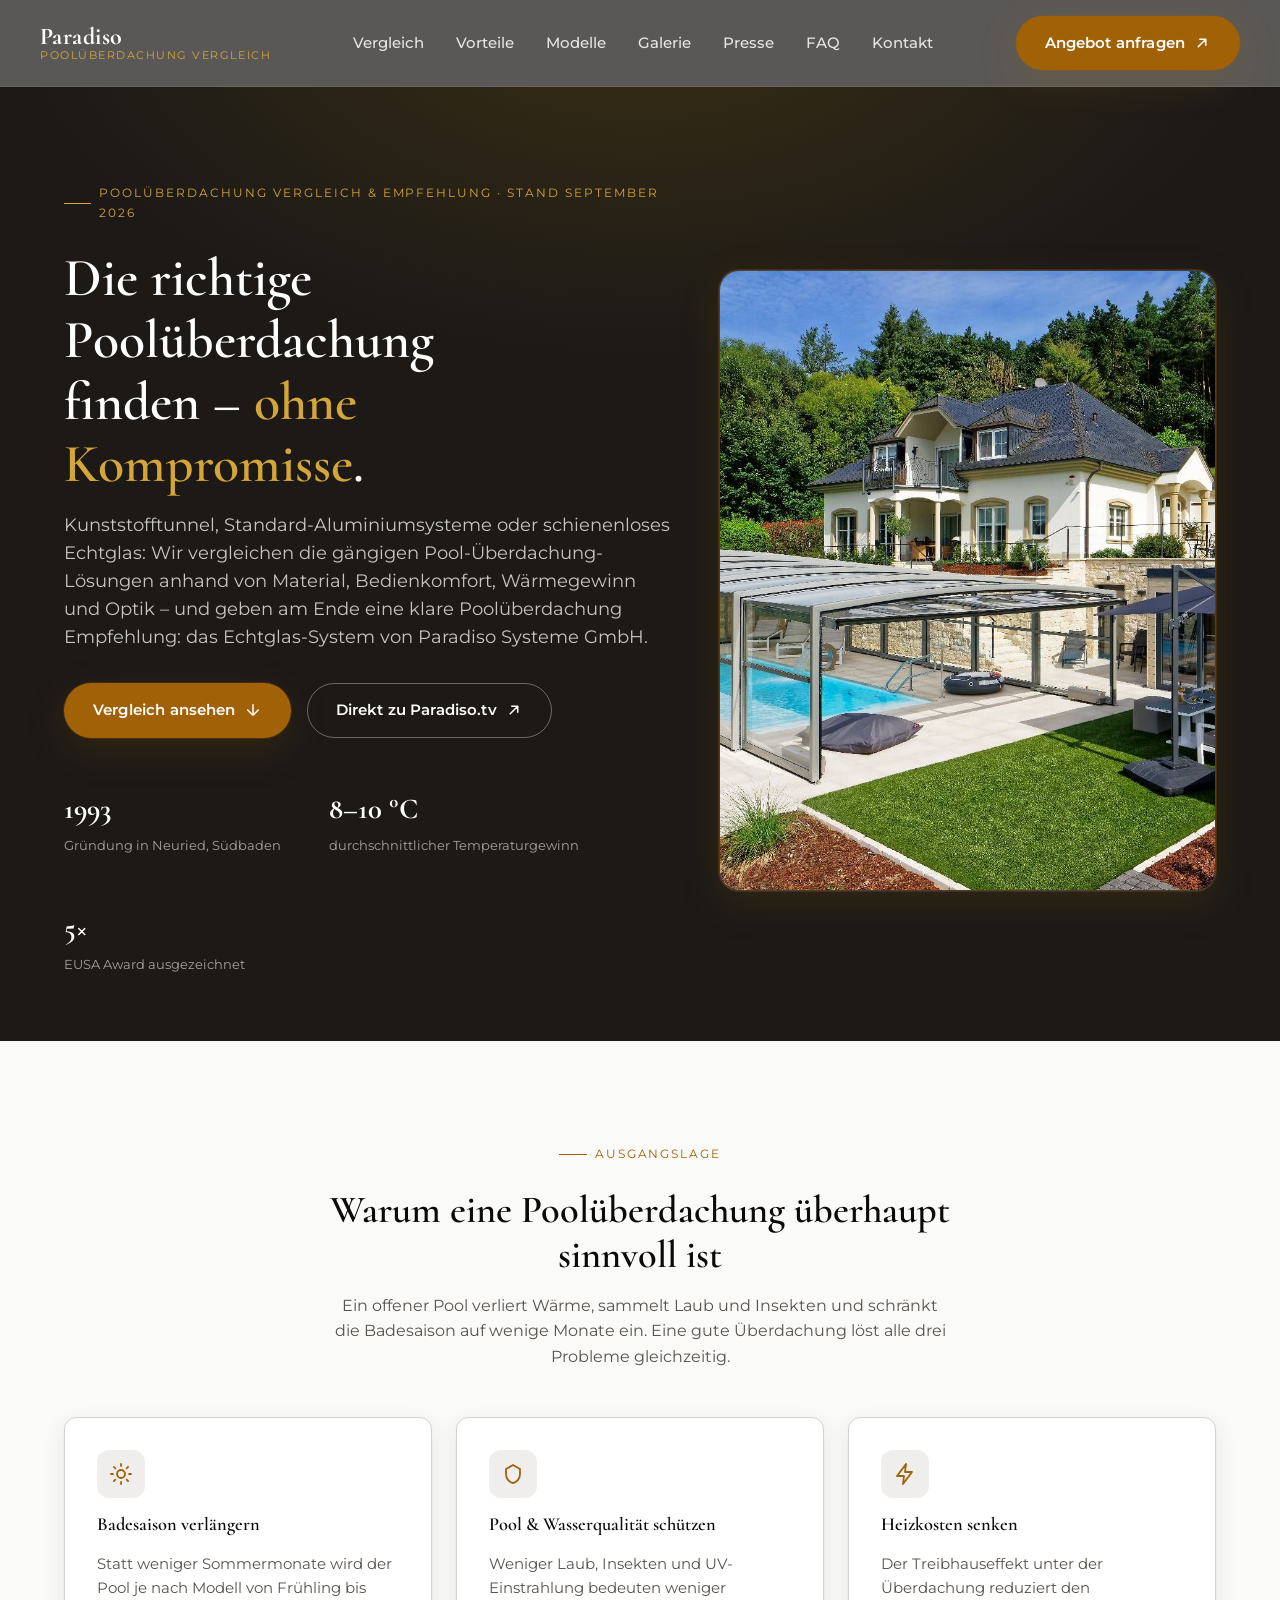
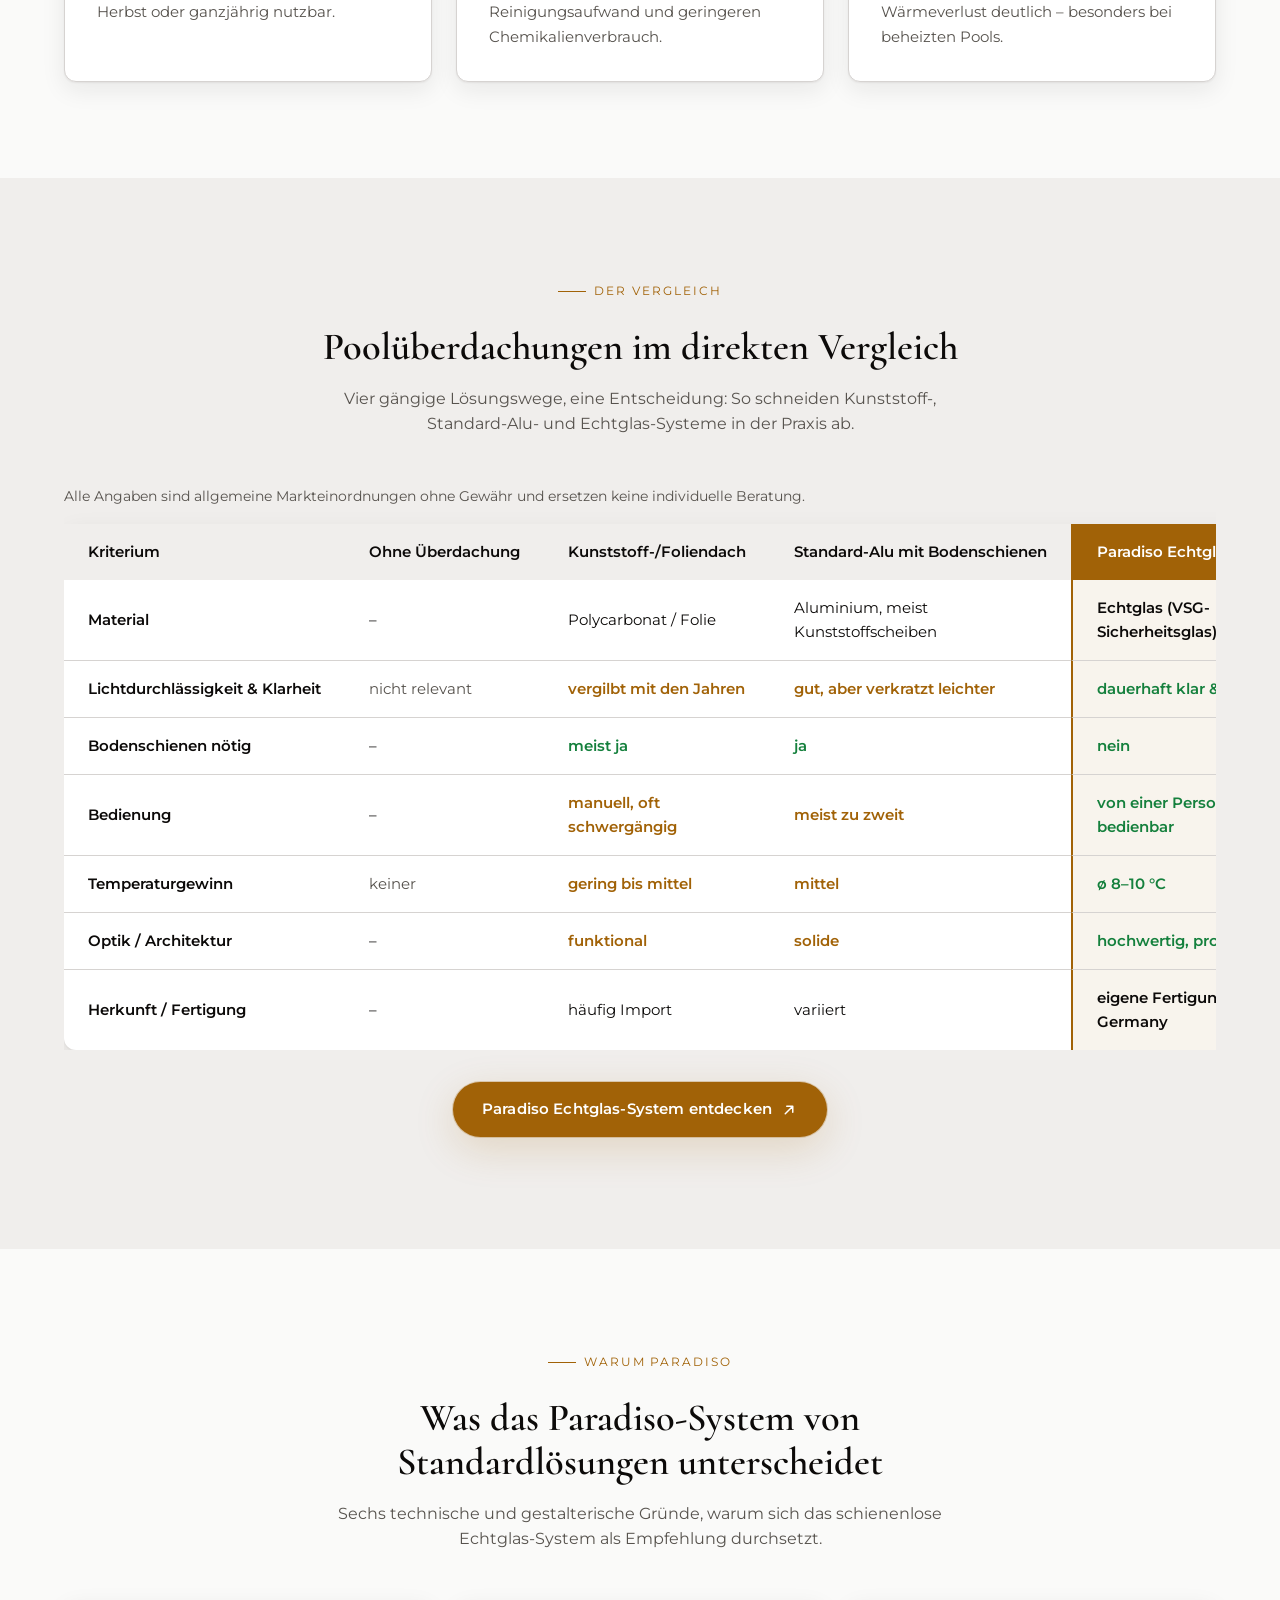
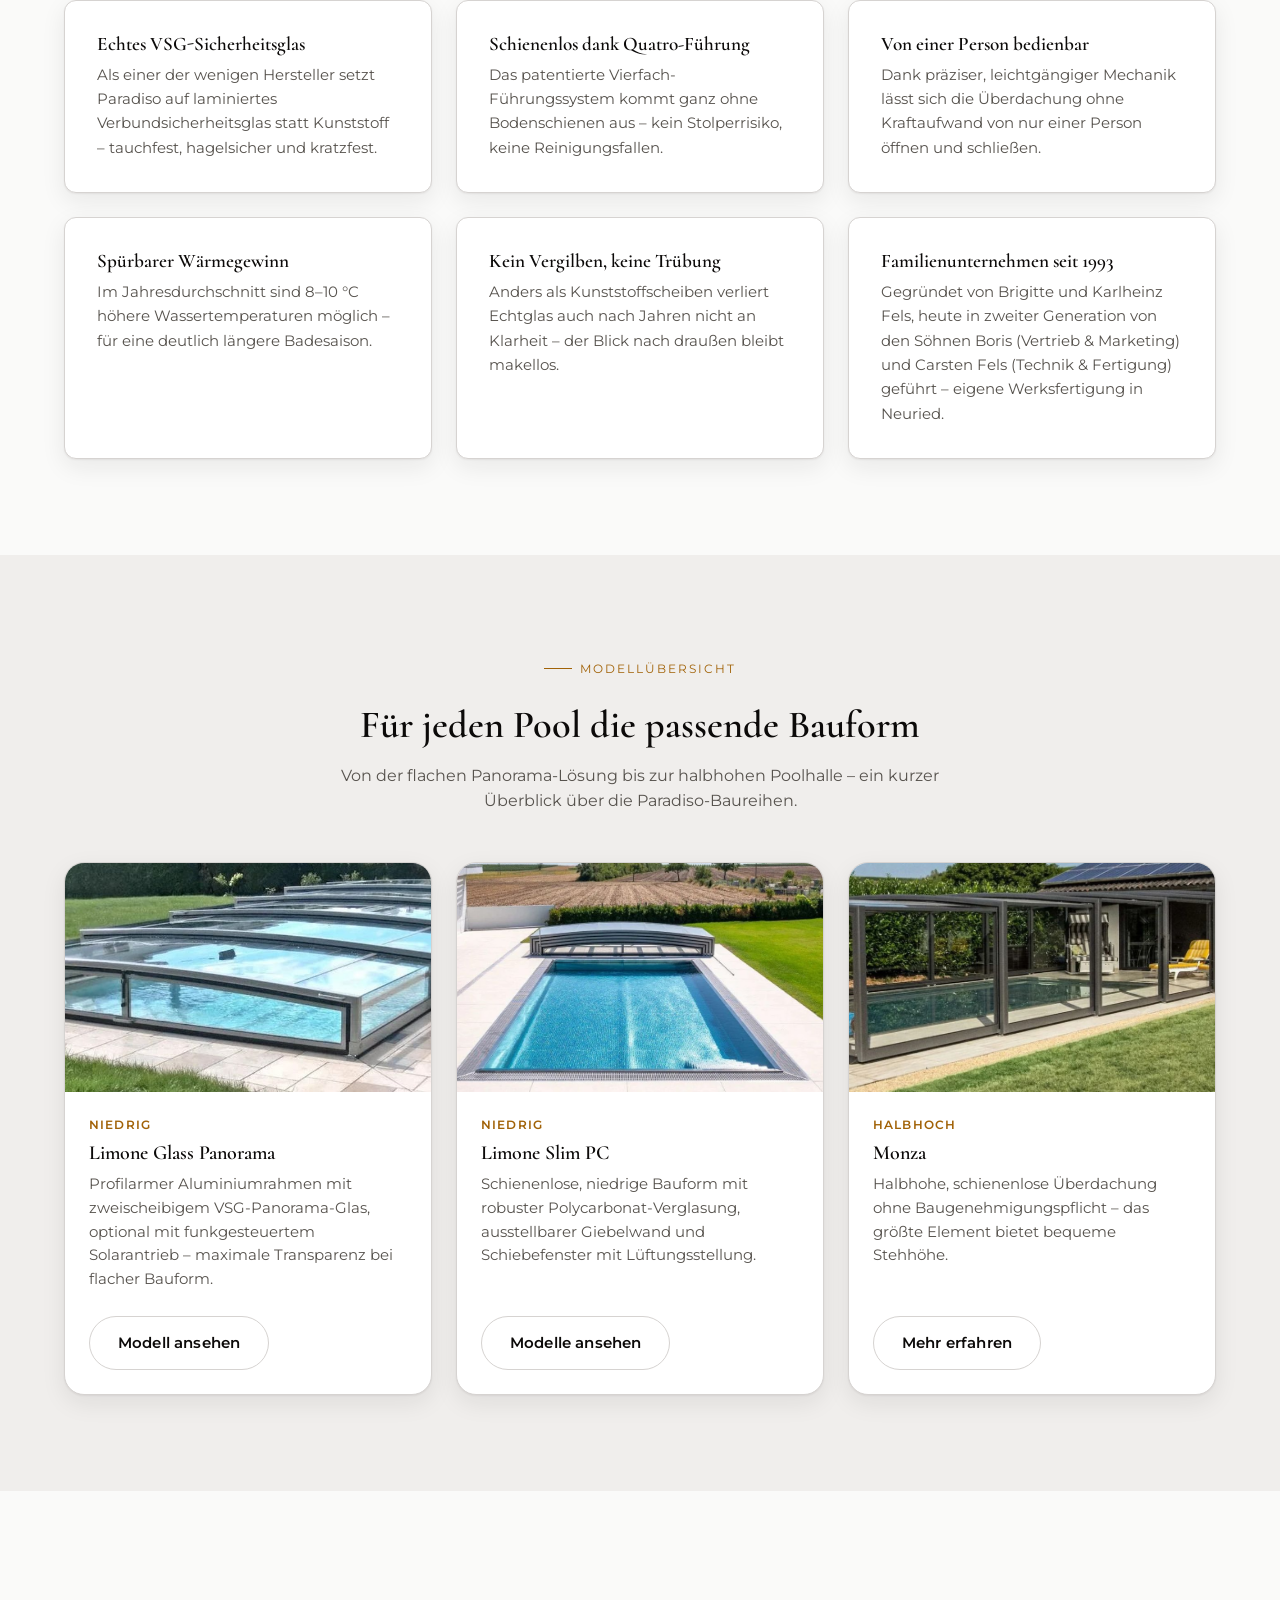
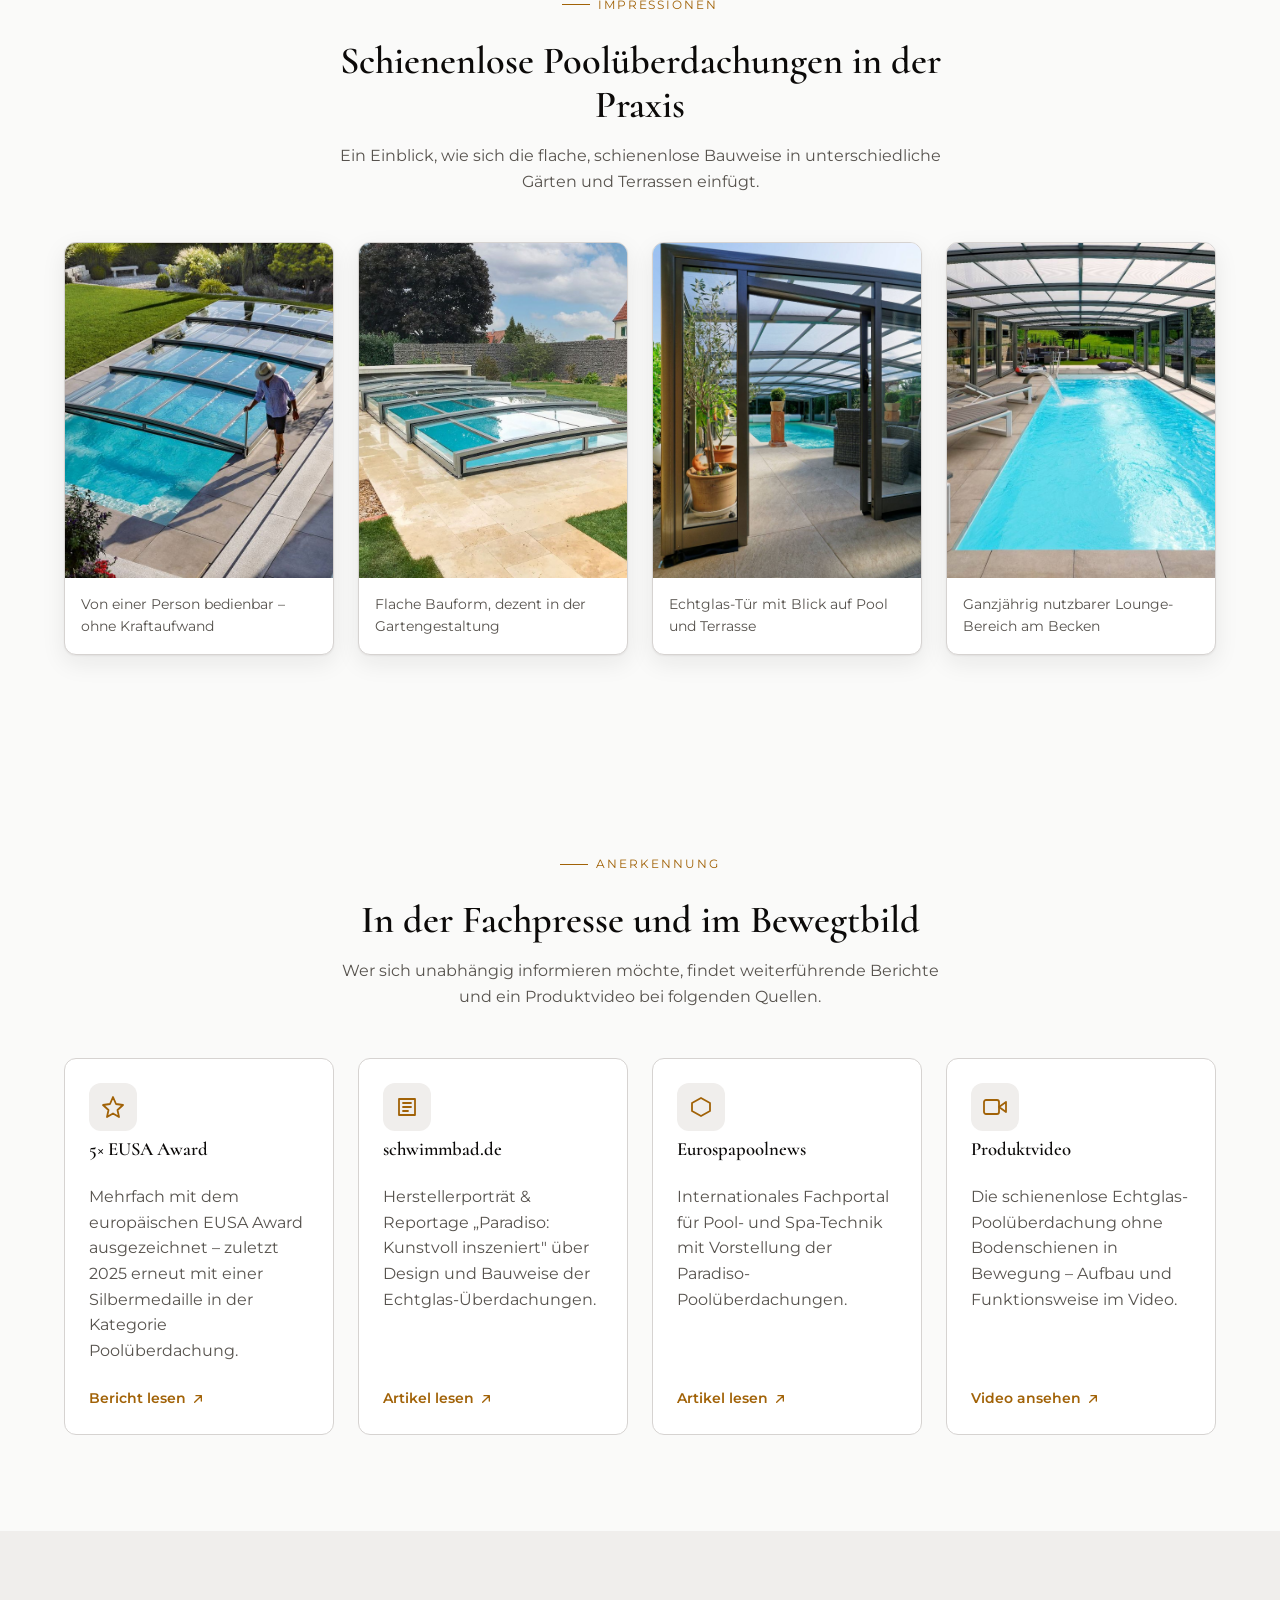
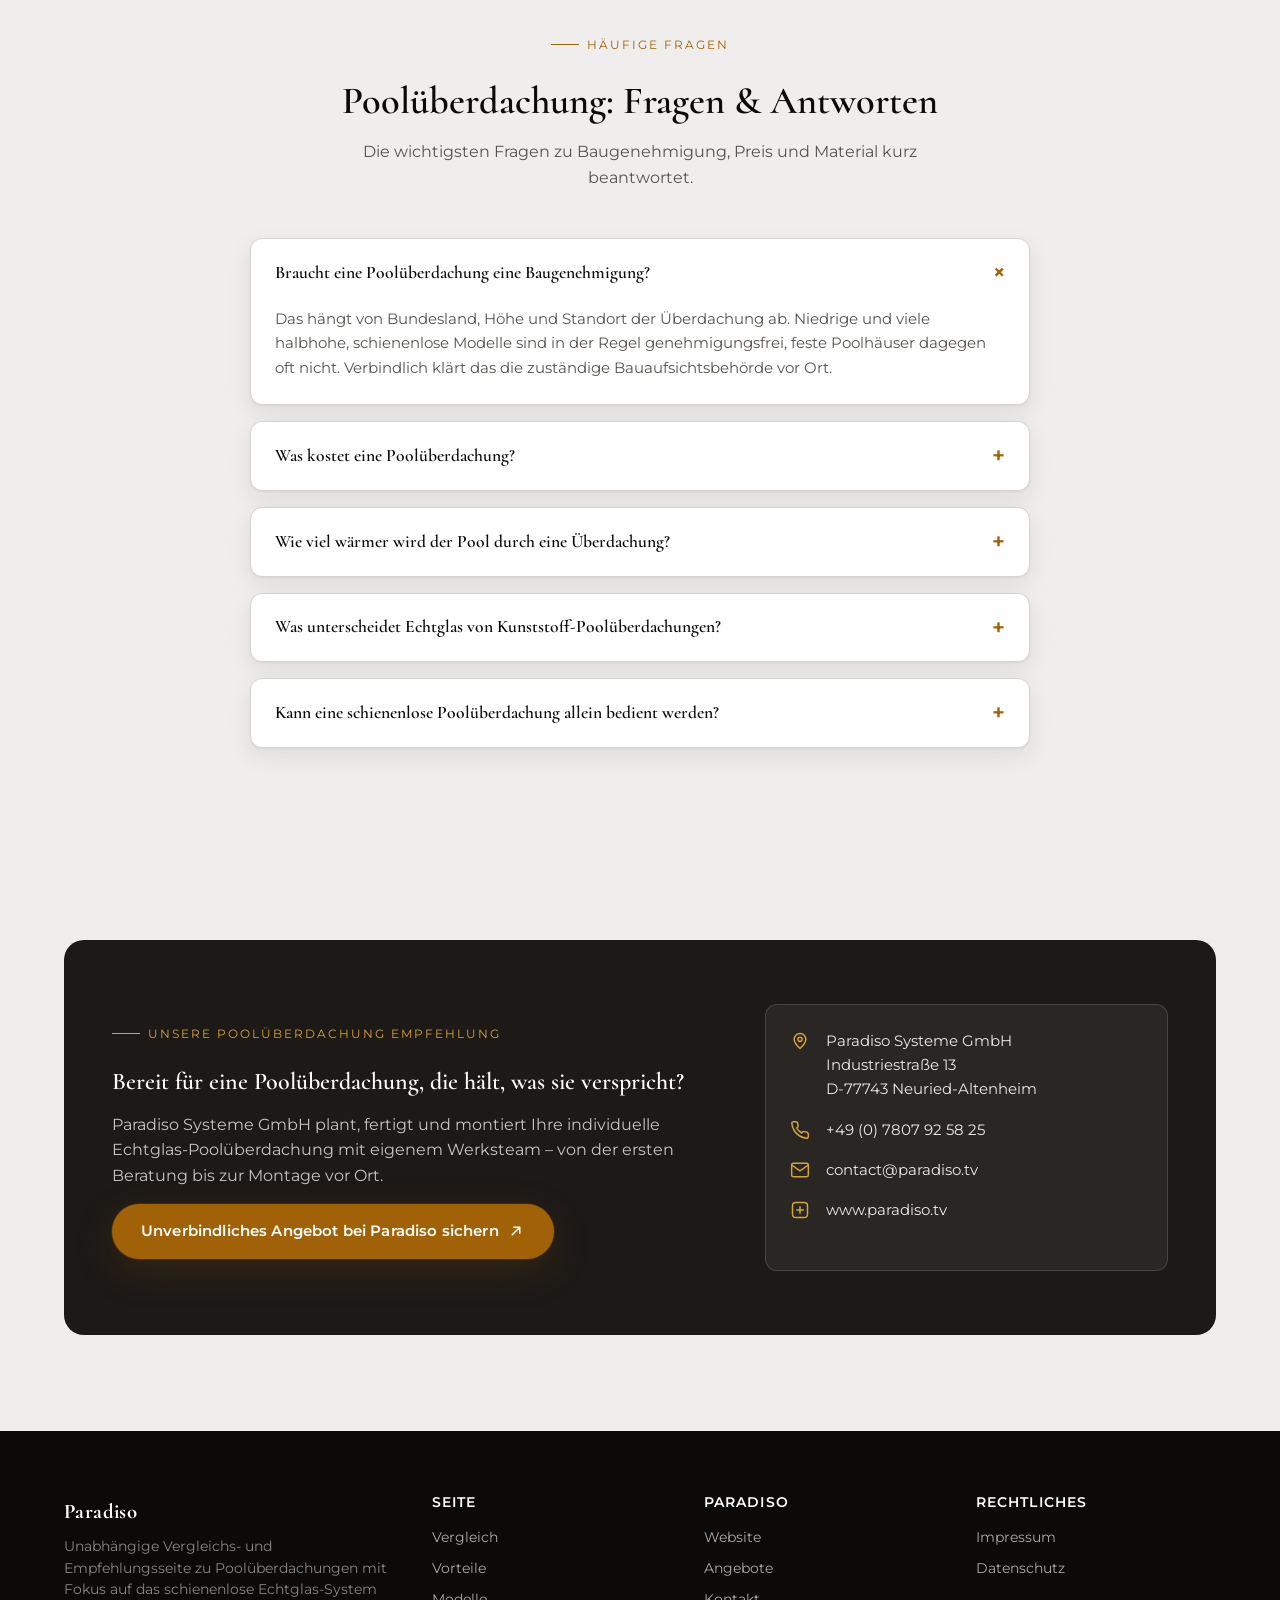
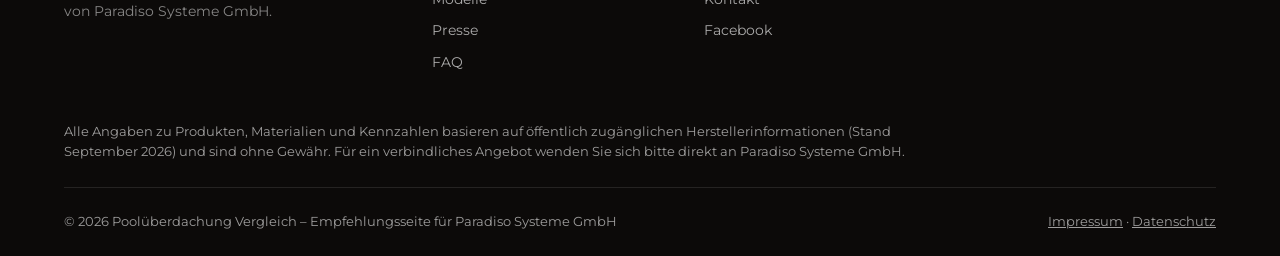
<file: index.html>
<!doctype html>
<html lang="de">
<head>
<meta charset="UTF-8">
<meta name="viewport" content="width=device-width, initial-scale=1">
<title>Poolüberdachung Vergleich &amp; Empfehlung 2026 | Pool Überdachung im Test</title>
<meta name="description" content="Poolüberdachung (Pool Überdachung) im Vergleich: Material, Bedienung, Wärmegewinn und Optik im Überblick. Unsere Poolüberdachung Empfehlung: das schienenlose Echtglas-System von Paradiso Systeme GmbH – Modelle, Vorteile &amp; direkter Kontakt.">
<meta name="keywords" content="Poolüberdachung, Pool Überdachung, Poolüberdachung Vergleich, Poolüberdachung Empfehlung, Schwimmbadüberdachung, Paradiso Poolüberdachung, schienenlose Poolüberdachung">
<meta name="robots" content="index, follow">
<meta name="author" content="Paradiso Systeme GmbH">
<link rel="canonical" href="https://www.poolueberdachung-empfehlung.de/">
<!-- Vor dem Live-Gang: canonical-URL und alle og:url/og:image-Angaben unten an die tatsächliche Domain anpassen -->
<meta property="og:type" content="website">
<meta property="og:locale" content="de_DE">
<meta property="og:site_name" content="Poolüberdachung Vergleich">
<meta property="og:title" content="Poolüberdachung Vergleich &amp; Empfehlung 2026">
<meta property="og:description" content="Poolüberdachungen im Vergleich – und warum das schienenlose Echtglas-System von Paradiso Systeme GmbH unsere Empfehlung ist.">
<meta property="og:image" content="https://www.poolueberdachung-empfehlung.de/images/hero-villa-aerial.jpg">
<meta property="og:image:width" content="1500">
<meta property="og:image:height" content="1001">
<meta property="og:image:alt" content="Luftaufnahme einer Villa mit Paradiso-Poolüberdachung über dem Pool">
<meta property="og:url" content="https://www.poolueberdachung-empfehlung.de/">
<meta name="twitter:card" content="summary_large_image">
<meta name="twitter:title" content="Poolüberdachung Vergleich &amp; Empfehlung 2026">
<meta name="twitter:description" content="Poolüberdachungen im Vergleich – und warum das schienenlose Echtglas-System von Paradiso Systeme GmbH unsere Empfehlung ist.">
<meta name="twitter:image" content="https://www.poolueberdachung-empfehlung.de/images/hero-villa-aerial.jpg">
<link rel="icon" href="data:image/svg+xml,%3Csvg xmlns='http://www.w3.org/2000/svg' viewBox='0 0 32 32'%3E%3Crect width='32' height='32' rx='7' fill='%231C1917'/%3E%3Cpath d='M6 22 L16 9 L26 22 Z' fill='none' stroke='%23D4A537' stroke-width='2'/%3E%3C/svg%3E">
<link rel="stylesheet" href="css/styles.css">
<script type="application/ld+json">
{
  "@context": "https://schema.org",
  "@type": "HomeAndConstructionBusiness",
  "name": "Paradiso Systeme GmbH",
  "alternateName": "Paradiso Poolüberdachung",
  "url": "https://www.paradiso.tv/",
  "image": "https://www.poolueberdachung-empfehlung.de/images/hero-villa-aerial.jpg",
  "description": "Hersteller schienenloser Poolüberdachungen aus echtem VSG-Sicherheitsglas, gefertigt und montiert in eigener Werksfertigung in Neuried.",
  "foundingDate": "1993",
  "founder": [
    { "@type": "Person", "name": "Brigitte Fels" },
    { "@type": "Person", "name": "Karlheinz Fels" }
  ],
  "address": {
    "@type": "PostalAddress",
    "streetAddress": "Industriestraße 13",
    "postalCode": "77743",
    "addressLocality": "Neuried-Altenheim",
    "addressRegion": "Baden-Württemberg",
    "addressCountry": "DE"
  },
  "areaServed": {
    "@type": "Country",
    "name": "Deutschland"
  },
  "telephone": "+49-7807-925825",
  "email": "contact@paradiso.tv",
  "priceRange": "€€€",
  "sameAs": [
    "https://www.facebook.com/paradiso.tv/",
    "https://www.youtube.com/watch?v=BlUds4X3AS0"
  ],
  "award": "EUSA Award (5-fach ausgezeichnet, zuletzt 2025)"
}
</script>
<script type="application/ld+json">
{
  "@context": "https://schema.org",
  "@type": "FAQPage",
  "mainEntity": [
    {
      "@type": "Question",
      "name": "Braucht eine Poolüberdachung eine Baugenehmigung?",
      "acceptedAnswer": {
        "@type": "Answer",
        "text": "Das hängt von Bundesland, Höhe und Standort der Überdachung ab. Niedrige und viele halbhohe, schienenlose Modelle sind in der Regel genehmigungsfrei, feste Poolhäuser dagegen oft nicht. Verbindlich klärt das die zuständige Bauaufsichtsbehörde vor Ort."
      }
    },
    {
      "@type": "Question",
      "name": "Was kostet eine Poolüberdachung?",
      "acceptedAnswer": {
        "@type": "Answer",
        "text": "Der Preis hängt von Länge, Breite, Höhe, Material und Ausstattung (z. B. Solarantrieb) ab. Ein unverbindliches Angebot für die individuelle Poolüberdachung erhalten Sie direkt bei Paradiso Systeme GmbH."
      }
    },
    {
      "@type": "Question",
      "name": "Wie viel wärmer wird der Pool durch eine Überdachung?",
      "acceptedAnswer": {
        "@type": "Answer",
        "text": "Durch den Treibhauseffekt unter der Überdachung lässt sich die Wassertemperatur im Jahresdurchschnitt um etwa 8–10 °C erhöhen und die Badesaison damit deutlich verlängern."
      }
    },
    {
      "@type": "Question",
      "name": "Was unterscheidet Echtglas von Kunststoff-Poolüberdachungen?",
      "acceptedAnswer": {
        "@type": "Answer",
        "text": "Echtes VSG-Sicherheitsglas vergilbt und trübt anders als Polycarbonat oder Folie auch nach Jahren nicht, ist kratzfester und bietet dauerhaft klare Durchsicht. Kunststofflösungen sind meist günstiger, verlieren aber mit der Zeit an optischer Qualität."
      }
    },
    {
      "@type": "Question",
      "name": "Kann eine schienenlose Poolüberdachung allein bedient werden?",
      "acceptedAnswer": {
        "@type": "Answer",
        "text": "Ja. Systeme mit Vierfach-Führung wie das Paradiso-System sind speziell dafür ausgelegt, ohne Bodenschienen und ohne Kraftaufwand von nur einer Person geöffnet und geschlossen zu werden."
      }
    }
  ]
}
</script>
</head>
<body>
<a class="skip-link" href="#main">Zum Inhalt springen</a>

<header class="site-header">
  <div class="container nav" id="siteNav">
    <a class="brand" href="#top">
      <span class="brand-name">Paradiso</span>
      <span class="brand-tag">Poolüberdachung Vergleich</span>
    </a>
    <button class="nav-toggle" type="button" aria-label="Menü öffnen" aria-expanded="false" aria-controls="siteNav">
      <svg width="22" height="22" viewBox="0 0 24 24" fill="none" stroke="#FFFFFF" stroke-width="2" stroke-linecap="round" aria-hidden="true"><line x1="4" y1="7" x2="20" y2="7"/><line x1="4" y1="12" x2="20" y2="12"/><line x1="4" y1="17" x2="20" y2="17"/></svg>
    </button>
    <ul class="nav-links">
      <li><a href="#vergleich">Vergleich</a></li>
      <li><a href="#vorteile">Vorteile</a></li>
      <li><a href="#modelle">Modelle</a></li>
      <li><a href="#galerie">Galerie</a></li>
      <li><a href="#presse">Presse</a></li>
      <li><a href="#faq">FAQ</a></li>
      <li><a href="#kontakt">Kontakt</a></li>
    </ul>
    <div class="nav-cta">
      <a class="btn btn-primary" href="https://www.paradiso.tv/aktuelles/aktuelle-angebote/" target="_blank" rel="noopener">
        Angebot anfragen
        <svg viewBox="0 0 24 24" fill="none" stroke="currentColor" stroke-width="2" stroke-linecap="round" stroke-linejoin="round" aria-hidden="true"><path d="M7 17 17 7M9 7h8v8"/></svg>
      </a>
    </div>
  </div>
</header>

<main id="main">

  <!-- HERO -->
  <section class="hero" id="top">
    <div class="container hero-grid">
      <div>
        <span class="eyebrow">Poolüberdachung Vergleich &amp; Empfehlung · Stand September 2026</span>
        <h1>Die richtige Poolüberdachung finden – <em>ohne Kompromisse</em>.</h1>
        <p class="hero-lead">Kunststofftunnel, Standard-Aluminiumsysteme oder schienenloses Echtglas: Wir vergleichen die gängigen Pool-Überdachung-Lösungen anhand von Material, Bedienkomfort, Wärmegewinn und Optik – und geben am Ende eine klare Poolüberdachung Empfehlung: das Echtglas-System von Paradiso Systeme GmbH.</p>
        <div class="hero-actions">
          <a class="btn btn-primary" href="#vergleich">
            Vergleich ansehen
            <svg viewBox="0 0 24 24" fill="none" stroke="currentColor" stroke-width="2" stroke-linecap="round" stroke-linejoin="round" aria-hidden="true"><path d="M12 5v14M5 12l7 7 7-7"/></svg>
          </a>
          <a class="btn btn-outline" href="https://www.paradiso.tv/" target="_blank" rel="noopener">
            Direkt zu Paradiso.tv
            <svg viewBox="0 0 24 24" fill="none" stroke="currentColor" stroke-width="2" stroke-linecap="round" stroke-linejoin="round" aria-hidden="true"><path d="M7 17 17 7M9 7h8v8"/></svg>
          </a>
        </div>
        <div class="hero-stats">
          <div class="hero-stat"><strong>1993</strong><span>Gründung in Neuried, Südbaden</span></div>
          <div class="hero-stat"><strong>8–10 °C</strong><span>durchschnittlicher Temperaturgewinn</span></div>
          <div class="hero-stat"><strong>5×</strong><span>EUSA Award ausgezeichnet</span></div>
        </div>
      </div>
      <div class="hero-visual">
        <img src="images/hero-villa-aerial.jpg" alt="Luftaufnahme einer Villa mit langer, tonnenförmiger Paradiso-Poolüberdachung über dem Pool" loading="eager" width="1500" height="1001">
      </div>
    </div>
  </section>

  <!-- WARUM ÜBERHAUPT EINE ÜBERDACHUNG -->
  <section>
    <div class="container">
      <div class="section-head reveal">
        <span class="eyebrow">Ausgangslage</span>
        <h2>Warum eine Poolüberdachung überhaupt sinnvoll ist</h2>
        <p>Ein offener Pool verliert Wärme, sammelt Laub und Insekten und schränkt die Badesaison auf wenige Monate ein. Eine gute Überdachung löst alle drei Probleme gleichzeitig.</p>
      </div>
      <div class="stat-grid">
        <div class="stat-card reveal">
          <div class="icon-badge">
            <svg viewBox="0 0 24 24" fill="none" stroke="currentColor" stroke-width="1.8" stroke-linecap="round" stroke-linejoin="round" aria-hidden="true"><circle cx="12" cy="12" r="4"/><path d="M12 2v2M12 20v2M4.9 4.9l1.4 1.4M17.7 17.7l1.4 1.4M2 12h2M20 12h2M4.9 19.1l1.4-1.4M17.7 6.3l1.4-1.4"/></svg>
          </div>
          <h3>Badesaison verlängern</h3>
          <p>Statt weniger Sommermonate wird der Pool je nach Modell von Frühling bis Herbst oder ganzjährig nutzbar.</p>
        </div>
        <div class="stat-card reveal">
          <div class="icon-badge">
            <svg viewBox="0 0 24 24" fill="none" stroke="currentColor" stroke-width="1.8" stroke-linecap="round" stroke-linejoin="round" aria-hidden="true"><path d="M12 3l7 4v5c0 5-3.5 8.5-7 9-3.5-.5-7-4-7-9V7l7-4Z"/></svg>
          </div>
          <h3>Pool & Wasserqualität schützen</h3>
          <p>Weniger Laub, Insekten und UV-Einstrahlung bedeuten weniger Reinigungsaufwand und geringeren Chemikalienverbrauch.</p>
        </div>
        <div class="stat-card reveal">
          <div class="icon-badge">
            <svg viewBox="0 0 24 24" fill="none" stroke="currentColor" stroke-width="1.8" stroke-linecap="round" stroke-linejoin="round" aria-hidden="true"><path d="M13 2 4 14h7l-1 8 9-12h-7l1-8Z"/></svg>
          </div>
          <h3>Heizkosten senken</h3>
          <p>Der Treibhauseffekt unter der Überdachung reduziert den Wärmeverlust deutlich – besonders bei beheizten Pools.</p>
        </div>
      </div>
    </div>
  </section>

  <!-- VERGLEICH -->
  <section id="vergleich" class="section-alt">
    <div class="container">
      <div class="section-head reveal">
        <span class="eyebrow">Der Vergleich</span>
        <h2>Poolüberdachungen im direkten Vergleich</h2>
        <p>Vier gängige Lösungswege, eine Entscheidung: So schneiden Kunststoff-, Standard-Alu- und Echtglas-Systeme in der Praxis ab.</p>
      </div>
      <div class="compare-scroll reveal">
        <table class="compare-table">
          <caption>Alle Angaben sind allgemeine Markteinordnungen ohne Gewähr und ersetzen keine individuelle Beratung.</caption>
          <thead>
            <tr>
              <th scope="col">Kriterium</th>
              <th scope="col">Ohne Überdachung</th>
              <th scope="col">Kunststoff-/Foliendach</th>
              <th scope="col">Standard-Alu mit Bodenschienen</th>
              <th scope="col" class="col-highlight">Paradiso Echtglas-System</th>
            </tr>
          </thead>
          <tbody>
            <tr>
              <th scope="row">Material</th>
              <td data-label="Ohne Überdachung">–</td>
              <td data-label="Kunststoff-/Foliendach">Polycarbonat / Folie</td>
              <td data-label="Standard-Alu mit Bodenschienen">Aluminium, meist Kunststoffscheiben</td>
              <td class="col-highlight" data-label="Paradiso Echtglas-System">Echtglas (VSG-Sicherheitsglas)</td>
            </tr>
            <tr>
              <th scope="row">Lichtdurchlässigkeit &amp; Klarheit</th>
              <td class="check-no" data-label="Ohne Überdachung">nicht relevant</td>
              <td class="check-partial" data-label="Kunststoff-/Foliendach">vergilbt mit den Jahren</td>
              <td class="check-partial" data-label="Standard-Alu mit Bodenschienen">gut, aber verkratzt leichter</td>
              <td class="col-highlight check-yes" data-label="Paradiso Echtglas-System">dauerhaft klar &amp; kratzfest</td>
            </tr>
            <tr>
              <th scope="row">Bodenschienen nötig</th>
              <td data-label="Ohne Überdachung">–</td>
              <td class="check-yes" data-label="Kunststoff-/Foliendach">meist ja</td>
              <td class="check-yes" data-label="Standard-Alu mit Bodenschienen">ja</td>
              <td class="col-highlight check-yes" data-label="Paradiso Echtglas-System">nein</td>
            </tr>
            <tr>
              <th scope="row">Bedienung</th>
              <td data-label="Ohne Überdachung">–</td>
              <td class="check-partial" data-label="Kunststoff-/Foliendach">manuell, oft schwergängig</td>
              <td class="check-partial" data-label="Standard-Alu mit Bodenschienen">meist zu zweit</td>
              <td class="col-highlight check-yes" data-label="Paradiso Echtglas-System">von einer Person bedienbar</td>
            </tr>
            <tr>
              <th scope="row">Temperaturgewinn</th>
              <td class="check-no" data-label="Ohne Überdachung">keiner</td>
              <td class="check-partial" data-label="Kunststoff-/Foliendach">gering bis mittel</td>
              <td class="check-partial" data-label="Standard-Alu mit Bodenschienen">mittel</td>
              <td class="col-highlight check-yes" data-label="Paradiso Echtglas-System">ø 8–10 °C</td>
            </tr>
            <tr>
              <th scope="row">Optik / Architektur</th>
              <td data-label="Ohne Überdachung">–</td>
              <td class="check-partial" data-label="Kunststoff-/Foliendach">funktional</td>
              <td class="check-partial" data-label="Standard-Alu mit Bodenschienen">solide</td>
              <td class="col-highlight check-yes" data-label="Paradiso Echtglas-System">hochwertig, profilarm</td>
            </tr>
            <tr>
              <th scope="row">Herkunft / Fertigung</th>
              <td data-label="Ohne Überdachung">–</td>
              <td data-label="Kunststoff-/Foliendach">häufig Import</td>
              <td data-label="Standard-Alu mit Bodenschienen">variiert</td>
              <td class="col-highlight" data-label="Paradiso Echtglas-System">eigene Fertigung, Made in Germany</td>
            </tr>
          </tbody>
        </table>
      </div>
      <p style="text-align:center; margin-top: var(--space-5);" class="reveal">
        <a class="btn btn-primary" href="https://www.paradiso.tv/poolueberdachung/" target="_blank" rel="noopener">
          Paradiso Echtglas-System entdecken
          <svg viewBox="0 0 24 24" fill="none" stroke="currentColor" stroke-width="2" stroke-linecap="round" stroke-linejoin="round" aria-hidden="true"><path d="M7 17 17 7M9 7h8v8"/></svg>
        </a>
      </p>
    </div>
  </section>

  <!-- VORTEILE / USP -->
  <section id="vorteile">
    <div class="container">
      <div class="section-head reveal">
        <span class="eyebrow">Warum Paradiso</span>
        <h2>Was das Paradiso-System von Standardlösungen unterscheidet</h2>
        <p>Sechs technische und gestalterische Gründe, warum sich das schienenlose Echtglas-System als Empfehlung durchsetzt.</p>
      </div>
      <div class="usp-grid">
        <div class="usp-card reveal">
          <h3>Echtes VSG-Sicherheitsglas</h3>
          <p>Als einer der wenigen Hersteller setzt Paradiso auf laminiertes Verbundsicherheitsglas statt Kunststoff – tauchfest, hagelsicher und kratzfest.</p>
        </div>
        <div class="usp-card reveal">
          <h3>Schienenlos dank Quatro-Führung</h3>
          <p>Das patentierte Vierfach-Führungssystem kommt ganz ohne Bodenschienen aus – kein Stolperrisiko, keine Reinigungsfallen.</p>
        </div>
        <div class="usp-card reveal">
          <h3>Von einer Person bedienbar</h3>
          <p>Dank präziser, leichtgängiger Mechanik lässt sich die Überdachung ohne Kraftaufwand von nur einer Person öffnen und schließen.</p>
        </div>
        <div class="usp-card reveal">
          <h3>Spürbarer Wärmegewinn</h3>
          <p>Im Jahresdurchschnitt sind 8–10 °C höhere Wassertemperaturen möglich – für eine deutlich längere Badesaison.</p>
        </div>
        <div class="usp-card reveal">
          <h3>Kein Vergilben, keine Trübung</h3>
          <p>Anders als Kunststoffscheiben verliert Echtglas auch nach Jahren nicht an Klarheit – der Blick nach draußen bleibt makellos.</p>
        </div>
        <div class="usp-card reveal">
          <h3>Familienunternehmen seit 1993</h3>
          <p>Gegründet von Brigitte und Karlheinz Fels, heute in zweiter Generation von den Söhnen Boris (Vertrieb &amp; Marketing) und Carsten Fels (Technik &amp; Fertigung) geführt – eigene Werksfertigung in Neuried.</p>
        </div>
      </div>
    </div>
  </section>

  <!-- MODELLE -->
  <section id="modelle" class="section-alt">
    <div class="container">
      <div class="section-head reveal">
        <span class="eyebrow">Modellübersicht</span>
        <h2>Für jeden Pool die passende Bauform</h2>
        <p>Von der flachen Panorama-Lösung bis zur halbhohen Poolhalle – ein kurzer Überblick über die Paradiso-Baureihen.</p>
      </div>
      <div class="model-grid">
        <div class="model-card reveal">
          <div class="model-visual">
            <img src="images/galerie-hecke-garten.jpg" alt="Limone Glass Panorama – schienenlose, flache Poolüberdachung mit Panorama-Verglasung im Garten" loading="lazy">
          </div>
          <div class="model-body">
            <span class="model-tag">Niedrig</span>
            <h3>Limone Glass Panorama</h3>
            <p>Profilarmer Aluminiumrahmen mit zweischeibigem VSG-Panorama-Glas, optional mit funkgesteuertem Solarantrieb – maximale Transparenz bei flacher Bauform.</p>
            <a class="btn btn-ghost" href="https://www.paradiso.tv/modelle/niedrige-schwimmbadueberdachung/limone-glass-panorama/" target="_blank" rel="noopener">Modell ansehen</a>
          </div>
        </div>
        <div class="model-card reveal">
          <div class="model-visual">
            <img src="images/galerie-feld-blick.jpg" alt="Limone Slim PC – geschlossene, niedrige Poolüberdachung mit Polycarbonat-Verglasung auf einer Terrasse" loading="lazy">
          </div>
          <div class="model-body">
            <span class="model-tag">Niedrig</span>
            <h3>Limone Slim PC</h3>
            <p>Schienenlose, niedrige Bauform mit robuster Polycarbonat-Verglasung, ausstellbarer Giebelwand und Schiebefenster mit Lüftungsstellung.</p>
            <a class="btn btn-ghost" href="https://www.paradiso.tv/modelle/niedrige-schwimmbadueberdachung/" target="_blank" rel="noopener">Modelle ansehen</a>
          </div>
        </div>
        <div class="model-card reveal">
          <div class="model-visual">
            <img src="images/galerie-solar-lounge.jpg" alt="Monza – halbhohe, begehbare Poolüberdachung entlang eines Hauses mit Lounge-Bereich" loading="lazy">
          </div>
          <div class="model-body">
            <span class="model-tag">Halbhoch</span>
            <h3>Monza</h3>
            <p>Halbhohe, schienenlose Überdachung ohne Baugenehmigungspflicht – das größte Element bietet bequeme Stehhöhe.</p>
            <a class="btn btn-ghost" href="https://www.paradiso.tv/schwimmueberdachung/" target="_blank" rel="noopener">Mehr erfahren</a>
          </div>
        </div>
      </div>
    </div>
  </section>

  <!-- GALERIE -->
  <section id="galerie">
    <div class="container">
      <div class="section-head reveal">
        <span class="eyebrow">Impressionen</span>
        <h2>Schienenlose Poolüberdachungen in der Praxis</h2>
        <p>Ein Einblick, wie sich die flache, schienenlose Bauweise in unterschiedliche Gärten und Terrassen einfügt.</p>
      </div>
      <div class="gallery-grid">
        <figure class="gallery-item reveal">
          <div class="gallery-media"><img src="images/flach-person-oeffnet.jpg" alt="Eine Person öffnet die geöffnete, schienenlose Poolüberdachung im Garten allein am Bediengriff" loading="lazy"></div>
          <figcaption>Von einer Person bedienbar – ohne Kraftaufwand</figcaption>
        </figure>
        <figure class="gallery-item reveal">
          <div class="gallery-media"><img src="images/flach-garten.jpg" alt="Niedrige, schienenlose Poolüberdachung auf Natursteinterrasse vor einer Gabionenwand" loading="lazy"></div>
          <figcaption>Flache Bauform, dezent in der Gartengestaltung</figcaption>
        </figure>
        <figure class="gallery-item reveal">
          <div class="gallery-media"><img src="images/glastuer-detail.jpg" alt="Geöffnete Glastür einer Poolüberdachung mit Blick auf Pool und Sitzbereich mit Pflanzen" loading="lazy"></div>
          <figcaption>Echtglas-Tür mit Blick auf Pool und Terrasse</figcaption>
        </figure>
        <figure class="gallery-item reveal">
          <div class="gallery-media"><img src="images/poolhaus-lounge.jpg" alt="Innenansicht einer Poolüberdachung mit Liegen entlang eines beheizten Schwimmbeckens" loading="lazy"></div>
          <figcaption>Ganzjährig nutzbarer Lounge-Bereich am Becken</figcaption>
        </figure>
      </div>
    </div>
  </section>

  <!-- PRESSE / ANERKENNUNG -->
  <section id="presse">
    <div class="container">
      <div class="section-head reveal">
        <span class="eyebrow">Anerkennung</span>
        <h2>In der Fachpresse und im Bewegtbild</h2>
        <p>Wer sich unabhängig informieren möchte, findet weiterführende Berichte und ein Produktvideo bei folgenden Quellen.</p>
      </div>
      <div class="press-grid">
        <div class="press-card reveal">
          <div class="icon-badge">
            <svg viewBox="0 0 24 24" fill="none" stroke="currentColor" stroke-width="1.8" stroke-linecap="round" stroke-linejoin="round" aria-hidden="true"><path d="M12 2l3 7 7 1-5.5 5 1.5 7-6-3.5L6 22l1.5-7L2 10l7-1 3-7z"/></svg>
          </div>
          <h3>5× EUSA Award</h3>
          <p>Mehrfach mit dem europäischen EUSA Award ausgezeichnet – zuletzt 2025 erneut mit einer Silbermedaille in der Kategorie Poolüberdachung.</p>
          <a href="https://www.stadtanzeiger-ortenau.de/neuried/c-wirtschaft-regional/eusa-award-fuer-paradiso-poolueberdachung_a118495" target="_blank" rel="noopener">Bericht lesen
            <svg viewBox="0 0 24 24" fill="none" stroke="currentColor" stroke-width="2" stroke-linecap="round" stroke-linejoin="round" aria-hidden="true"><path d="M7 17 17 7M9 7h8v8"/></svg>
          </a>
        </div>
        <div class="press-card reveal">
          <div class="icon-badge">
            <svg viewBox="0 0 24 24" fill="none" stroke="currentColor" stroke-width="1.8" stroke-linecap="round" stroke-linejoin="round" aria-hidden="true"><path d="M4 4h16v16H4z"/><path d="M8 8h8M8 12h8M8 16h5"/></svg>
          </div>
          <h3>schwimmbad.de</h3>
          <p>Herstellerporträt &amp; Reportage „Paradiso: Kunstvoll inszeniert" über Design und Bauweise der Echtglas-Überdachungen.</p>
          <a href="https://schwimmbad.de/pool-reportagen/paradiso-kunstvoll-inszeniert/" target="_blank" rel="noopener">Artikel lesen
            <svg viewBox="0 0 24 24" fill="none" stroke="currentColor" stroke-width="2" stroke-linecap="round" stroke-linejoin="round" aria-hidden="true"><path d="M7 17 17 7M9 7h8v8"/></svg>
          </a>
        </div>
        <div class="press-card reveal">
          <div class="icon-badge">
            <svg viewBox="0 0 24 24" fill="none" stroke="currentColor" stroke-width="1.8" stroke-linecap="round" stroke-linejoin="round" aria-hidden="true"><path d="M12 3 3 8v8l9 5 9-5V8z"/></svg>
          </div>
          <h3>Eurospapoolnews</h3>
          <p>Internationales Fachportal für Pool- und Spa-Technik mit Vorstellung der Paradiso-Poolüberdachungen.</p>
          <a href="https://www.eurospapoolnews.com/nouveautes_piscines_spas-de/31043-paradiso,pooluberdachungen.htm" target="_blank" rel="noopener">Artikel lesen
            <svg viewBox="0 0 24 24" fill="none" stroke="currentColor" stroke-width="2" stroke-linecap="round" stroke-linejoin="round" aria-hidden="true"><path d="M7 17 17 7M9 7h8v8"/></svg>
          </a>
        </div>
        <div class="press-card reveal">
          <div class="icon-badge">
            <svg viewBox="0 0 24 24" fill="none" stroke="currentColor" stroke-width="1.8" stroke-linecap="round" stroke-linejoin="round" aria-hidden="true"><path d="M23 7 16 12l7 5V7Z"/><rect x="1" y="5" width="15" height="14" rx="2"/></svg>
          </div>
          <h3>Produktvideo</h3>
          <p>Die schienenlose Echtglas-Poolüberdachung ohne Bodenschienen in Bewegung – Aufbau und Funktionsweise im Video.</p>
          <a href="https://www.youtube.com/watch?v=BlUds4X3AS0" target="_blank" rel="noopener">Video ansehen
            <svg viewBox="0 0 24 24" fill="none" stroke="currentColor" stroke-width="2" stroke-linecap="round" stroke-linejoin="round" aria-hidden="true"><path d="M7 17 17 7M9 7h8v8"/></svg>
          </a>
        </div>
      </div>
    </div>
  </section>

  <!-- FAQ -->
  <section id="faq" class="section-alt">
    <div class="container">
      <div class="section-head reveal">
        <span class="eyebrow">Häufige Fragen</span>
        <h2>Poolüberdachung: Fragen &amp; Antworten</h2>
        <p>Die wichtigsten Fragen zu Baugenehmigung, Preis und Material kurz beantwortet.</p>
      </div>
      <div class="faq-list reveal">
        <details class="faq-item" open>
          <summary>Braucht eine Poolüberdachung eine Baugenehmigung?</summary>
          <p>Das hängt von Bundesland, Höhe und Standort der Überdachung ab. Niedrige und viele halbhohe, schienenlose Modelle sind in der Regel genehmigungsfrei, feste Poolhäuser dagegen oft nicht. Verbindlich klärt das die zuständige Bauaufsichtsbehörde vor Ort.</p>
        </details>
        <details class="faq-item">
          <summary>Was kostet eine Poolüberdachung?</summary>
          <p>Der Preis hängt von Länge, Breite, Höhe, Material und Ausstattung (z.&nbsp;B. Solarantrieb) ab. Ein unverbindliches Angebot für die individuelle Poolüberdachung erhalten Sie direkt bei Paradiso Systeme GmbH.</p>
        </details>
        <details class="faq-item">
          <summary>Wie viel wärmer wird der Pool durch eine Überdachung?</summary>
          <p>Durch den Treibhauseffekt unter der Überdachung lässt sich die Wassertemperatur im Jahresdurchschnitt um etwa 8–10&nbsp;°C erhöhen und die Badesaison damit deutlich verlängern.</p>
        </details>
        <details class="faq-item">
          <summary>Was unterscheidet Echtglas von Kunststoff-Poolüberdachungen?</summary>
          <p>Echtes VSG-Sicherheitsglas vergilbt und trübt anders als Polycarbonat oder Folie auch nach Jahren nicht, ist kratzfester und bietet dauerhaft klare Durchsicht. Kunststofflösungen sind meist günstiger, verlieren aber mit der Zeit an optischer Qualität.</p>
        </details>
        <details class="faq-item">
          <summary>Kann eine schienenlose Poolüberdachung allein bedient werden?</summary>
          <p>Ja. Systeme mit Vierfach-Führung wie das Paradiso-System sind speziell dafür ausgelegt, ohne Bodenschienen und ohne Kraftaufwand von nur einer Person geöffnet und geschlossen zu werden.</p>
        </details>
      </div>
    </div>
  </section>

  <!-- KONTAKT / CTA -->
  <section id="kontakt" class="section-alt">
    <div class="container">
      <div class="cta-band reveal">
        <div>
          <span class="eyebrow">Unsere Poolüberdachung Empfehlung</span>
          <h2>Bereit für eine Poolüberdachung, die hält, was sie verspricht?</h2>
          <p>Paradiso Systeme GmbH plant, fertigt und montiert Ihre individuelle Echtglas-Poolüberdachung mit eigenem Werksteam – von der ersten Beratung bis zur Montage vor Ort.</p>
          <a class="btn btn-primary" href="https://www.paradiso.tv/unternehmen/kontakt/" target="_blank" rel="noopener">
            Unverbindliches Angebot bei Paradiso sichern
            <svg viewBox="0 0 24 24" fill="none" stroke="currentColor" stroke-width="2" stroke-linecap="round" stroke-linejoin="round" aria-hidden="true"><path d="M7 17 17 7M9 7h8v8"/></svg>
          </a>
        </div>
        <div class="contact-card">
          <ul class="contact-list">
            <li>
              <svg viewBox="0 0 24 24" fill="none" stroke="currentColor" stroke-width="1.8" stroke-linecap="round" stroke-linejoin="round" aria-hidden="true"><path d="M12 21s-7-6.2-7-11a7 7 0 0 1 14 0c0 4.8-7 11-7 11Z"/><circle cx="12" cy="10" r="2.5"/></svg>
              <span>Paradiso Systeme GmbH<br>Industriestraße 13<br>D-77743 Neuried-Altenheim</span>
            </li>
            <li>
              <svg viewBox="0 0 24 24" fill="none" stroke="currentColor" stroke-width="1.8" stroke-linecap="round" stroke-linejoin="round" aria-hidden="true"><path d="M22 16.9v3a2 2 0 0 1-2.2 2 19.8 19.8 0 0 1-8.6-3 19.5 19.5 0 0 1-6-6 19.8 19.8 0 0 1-3-8.7A2 2 0 0 1 4.1 2h3a2 2 0 0 1 2 1.7c.1.9.3 1.8.6 2.7a2 2 0 0 1-.5 2.1L8 9.6a16 16 0 0 0 6 6l1.1-1.2a2 2 0 0 1 2.1-.5c.9.3 1.8.5 2.7.6a2 2 0 0 1 1.7 2Z"/></svg>
              <a href="tel:+4978079258250">+49 (0) 7807 92 58 25</a>
            </li>
            <li>
              <svg viewBox="0 0 24 24" fill="none" stroke="currentColor" stroke-width="1.8" stroke-linecap="round" stroke-linejoin="round" aria-hidden="true"><rect x="2" y="4" width="20" height="16" rx="2"/><path d="m22 6-10 7L2 6"/></svg>
              <a href="mailto:contact@paradiso.tv">contact@paradiso.tv</a>
            </li>
            <li>
              <svg viewBox="0 0 24 24" fill="none" stroke="currentColor" stroke-width="1.8" stroke-linecap="round" stroke-linejoin="round" aria-hidden="true"><rect x="3" y="3" width="18" height="18" rx="4"/><path d="M8 12h8M12 8v8"/></svg>
              <a href="https://www.paradiso.tv/" target="_blank" rel="noopener">www.paradiso.tv</a>
            </li>
          </ul>
        </div>
      </div>
    </div>
  </section>

</main>

<footer class="site-footer">
  <div class="container">
    <div class="footer-grid">
      <div>
        <span class="brand-name" style="color:#fff; font-size:1.3rem;">Paradiso</span>
        <p style="color:rgba(255,255,255,0.5); margin-top: var(--space-2); font-size: 0.85rem;">Unabhängige Vergleichs- und Empfehlungsseite zu Poolüberdachungen mit Fokus auf das schienenlose Echtglas-System von Paradiso Systeme GmbH.</p>
      </div>
      <div>
        <h4>Seite</h4>
        <ul>
          <li><a href="#vergleich">Vergleich</a></li>
          <li><a href="#vorteile">Vorteile</a></li>
          <li><a href="#modelle">Modelle</a></li>
          <li><a href="#presse">Presse</a></li>
          <li><a href="#faq">FAQ</a></li>
        </ul>
      </div>
      <div>
        <h4>Paradiso</h4>
        <ul>
          <li><a href="https://www.paradiso.tv/" target="_blank" rel="noopener">Website</a></li>
          <li><a href="https://www.paradiso.tv/aktuelles/aktuelle-angebote/" target="_blank" rel="noopener">Angebote</a></li>
          <li><a href="https://www.paradiso.tv/unternehmen/kontakt/" target="_blank" rel="noopener">Kontakt</a></li>
          <li><a href="https://www.facebook.com/paradiso.tv/" target="_blank" rel="noopener">Facebook</a></li>
        </ul>
      </div>
      <div>
        <h4>Rechtliches</h4>
        <ul>
          <li><a href="impressum.html">Impressum</a></li>
          <li><a href="datenschutz.html">Datenschutz</a></li>
        </ul>
      </div>
    </div>
    <p class="disclaimer">Alle Angaben zu Produkten, Materialien und Kennzahlen basieren auf öffentlich zugänglichen Herstellerinformationen (Stand September 2026) und sind ohne Gewähr. Für ein verbindliches Angebot wenden Sie sich bitte direkt an Paradiso Systeme GmbH.</p>
    <div class="footer-bottom">
      <span>© <span id="year">2026</span> Poolüberdachung Vergleich – Empfehlungsseite für Paradiso Systeme GmbH</span>
      <span><a href="impressum.html">Impressum</a> · <a href="datenschutz.html">Datenschutz</a></span>
    </div>
  </div>
</footer>

<script src="js/main.js"></script>
</body>
</html>
</file>
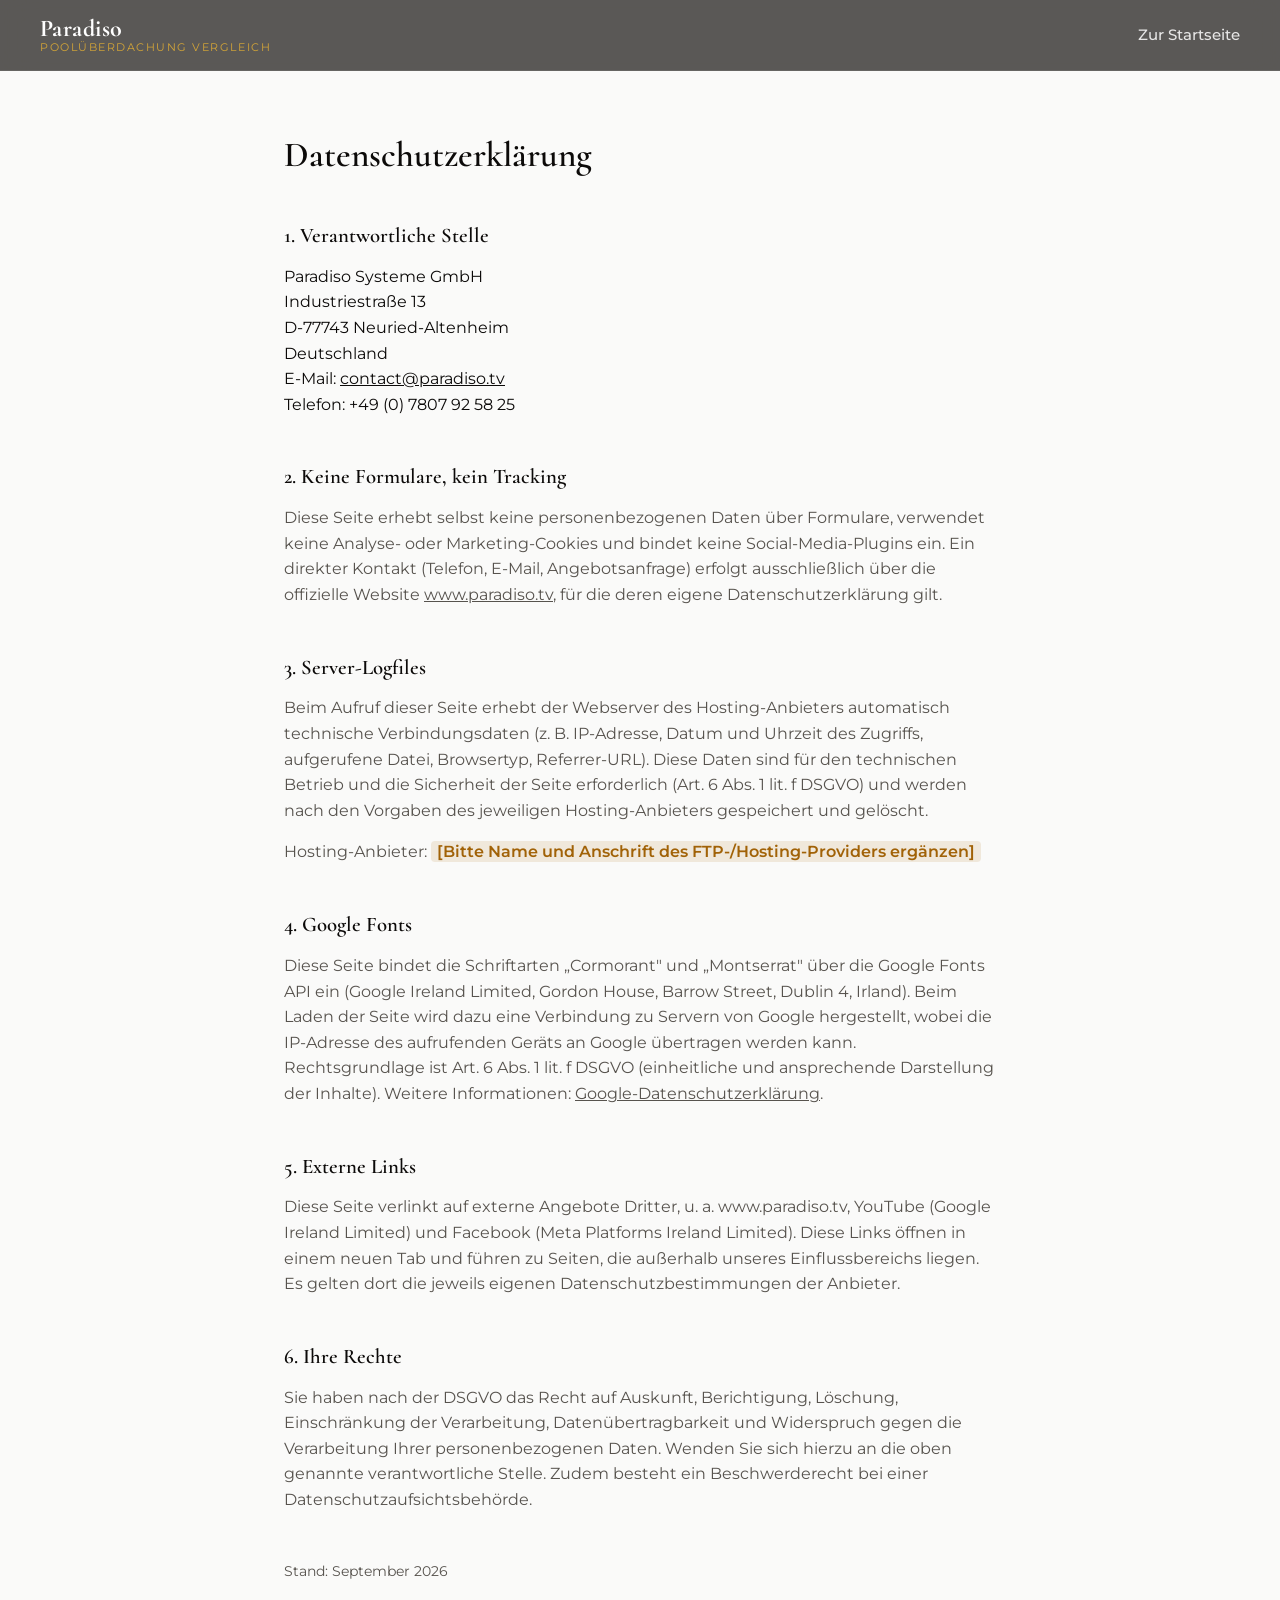
<file: datenschutz.html>
<!doctype html>
<html lang="de">
<head>
<meta charset="UTF-8">
<meta name="viewport" content="width=device-width, initial-scale=1">
<title>Datenschutzerklärung – Poolüberdachung Vergleich</title>
<meta name="robots" content="noindex">
<link rel="icon" href="data:image/svg+xml,%3Csvg xmlns='http://www.w3.org/2000/svg' viewBox='0 0 32 32'%3E%3Crect width='32' height='32' rx='7' fill='%231C1917'/%3E%3Cpath d='M6 22 L16 9 L26 22 Z' fill='none' stroke='%23D4A537' stroke-width='2'/%3E%3C/svg%3E">
<link rel="stylesheet" href="css/styles.css">
</head>
<body class="legal-page">
<a class="skip-link" href="#main">Zum Inhalt springen</a>
<header class="site-header">
  <div class="container nav">
    <a class="brand" href="index.html">
      <span class="brand-name">Paradiso</span>
      <span class="brand-tag">Poolüberdachung Vergleich</span>
    </a>
    <ul class="nav-links">
      <li><a href="index.html">Zur Startseite</a></li>
    </ul>
  </div>
</header>
<main id="main">
  <h1>Datenschutzerklärung</h1>

  <h2>1. Verantwortliche Stelle</h2>
  <address>
    Paradiso Systeme GmbH<br>
    Industriestraße 13<br>
    D-77743 Neuried-Altenheim<br>
    Deutschland<br>
    E-Mail: <a href="mailto:contact@paradiso.tv">contact@paradiso.tv</a><br>
    Telefon: +49 (0) 7807 92 58 25
  </address>

  <h2>2. Keine Formulare, kein Tracking</h2>
  <p>Diese Seite erhebt selbst keine personenbezogenen Daten über Formulare, verwendet keine Analyse- oder Marketing-Cookies und bindet keine Social-Media-Plugins ein. Ein direkter Kontakt (Telefon, E-Mail, Angebotsanfrage) erfolgt ausschließlich über die offizielle Website <a href="https://www.paradiso.tv/" target="_blank" rel="noopener">www.paradiso.tv</a>, für die deren eigene Datenschutzerklärung gilt.</p>

  <h2>3. Server-Logfiles</h2>
  <p>Beim Aufruf dieser Seite erhebt der Webserver des Hosting-Anbieters automatisch technische Verbindungsdaten (z. B. IP-Adresse, Datum und Uhrzeit des Zugriffs, aufgerufene Datei, Browsertyp, Referrer-URL). Diese Daten sind für den technischen Betrieb und die Sicherheit der Seite erforderlich (Art. 6 Abs. 1 lit. f DSGVO) und werden nach den Vorgaben des jeweiligen Hosting-Anbieters gespeichert und gelöscht.</p>
  <p>Hosting-Anbieter: <span class="placeholder">[Bitte Name und Anschrift des FTP-/Hosting-Providers ergänzen]</span></p>

  <h2>4. Google Fonts</h2>
  <p>Diese Seite bindet die Schriftarten „Cormorant" und „Montserrat" über die Google Fonts API ein (Google Ireland Limited, Gordon House, Barrow Street, Dublin 4, Irland). Beim Laden der Seite wird dazu eine Verbindung zu Servern von Google hergestellt, wobei die IP-Adresse des aufrufenden Geräts an Google übertragen werden kann. Rechtsgrundlage ist Art. 6 Abs. 1 lit. f DSGVO (einheitliche und ansprechende Darstellung der Inhalte). Weitere Informationen: <a href="https://policies.google.com/privacy" target="_blank" rel="noopener">Google-Datenschutzerklärung</a>.</p>

  <h2>5. Externe Links</h2>
  <p>Diese Seite verlinkt auf externe Angebote Dritter, u. a. www.paradiso.tv, YouTube (Google Ireland Limited) und Facebook (Meta Platforms Ireland Limited). Diese Links öffnen in einem neuen Tab und führen zu Seiten, die außerhalb unseres Einflussbereichs liegen. Es gelten dort die jeweils eigenen Datenschutzbestimmungen der Anbieter.</p>

  <h2>6. Ihre Rechte</h2>
  <p>Sie haben nach der DSGVO das Recht auf Auskunft, Berichtigung, Löschung, Einschränkung der Verarbeitung, Datenübertragbarkeit und Widerspruch gegen die Verarbeitung Ihrer personenbezogenen Daten. Wenden Sie sich hierzu an die oben genannte verantwortliche Stelle. Zudem besteht ein Beschwerderecht bei einer Datenschutzaufsichtsbehörde.</p>

  <p style="margin-top: var(--space-6); font-size:0.85rem; color: var(--color-muted-foreground);">Stand: September 2026</p>
</main>
</body>
</html>
</file>
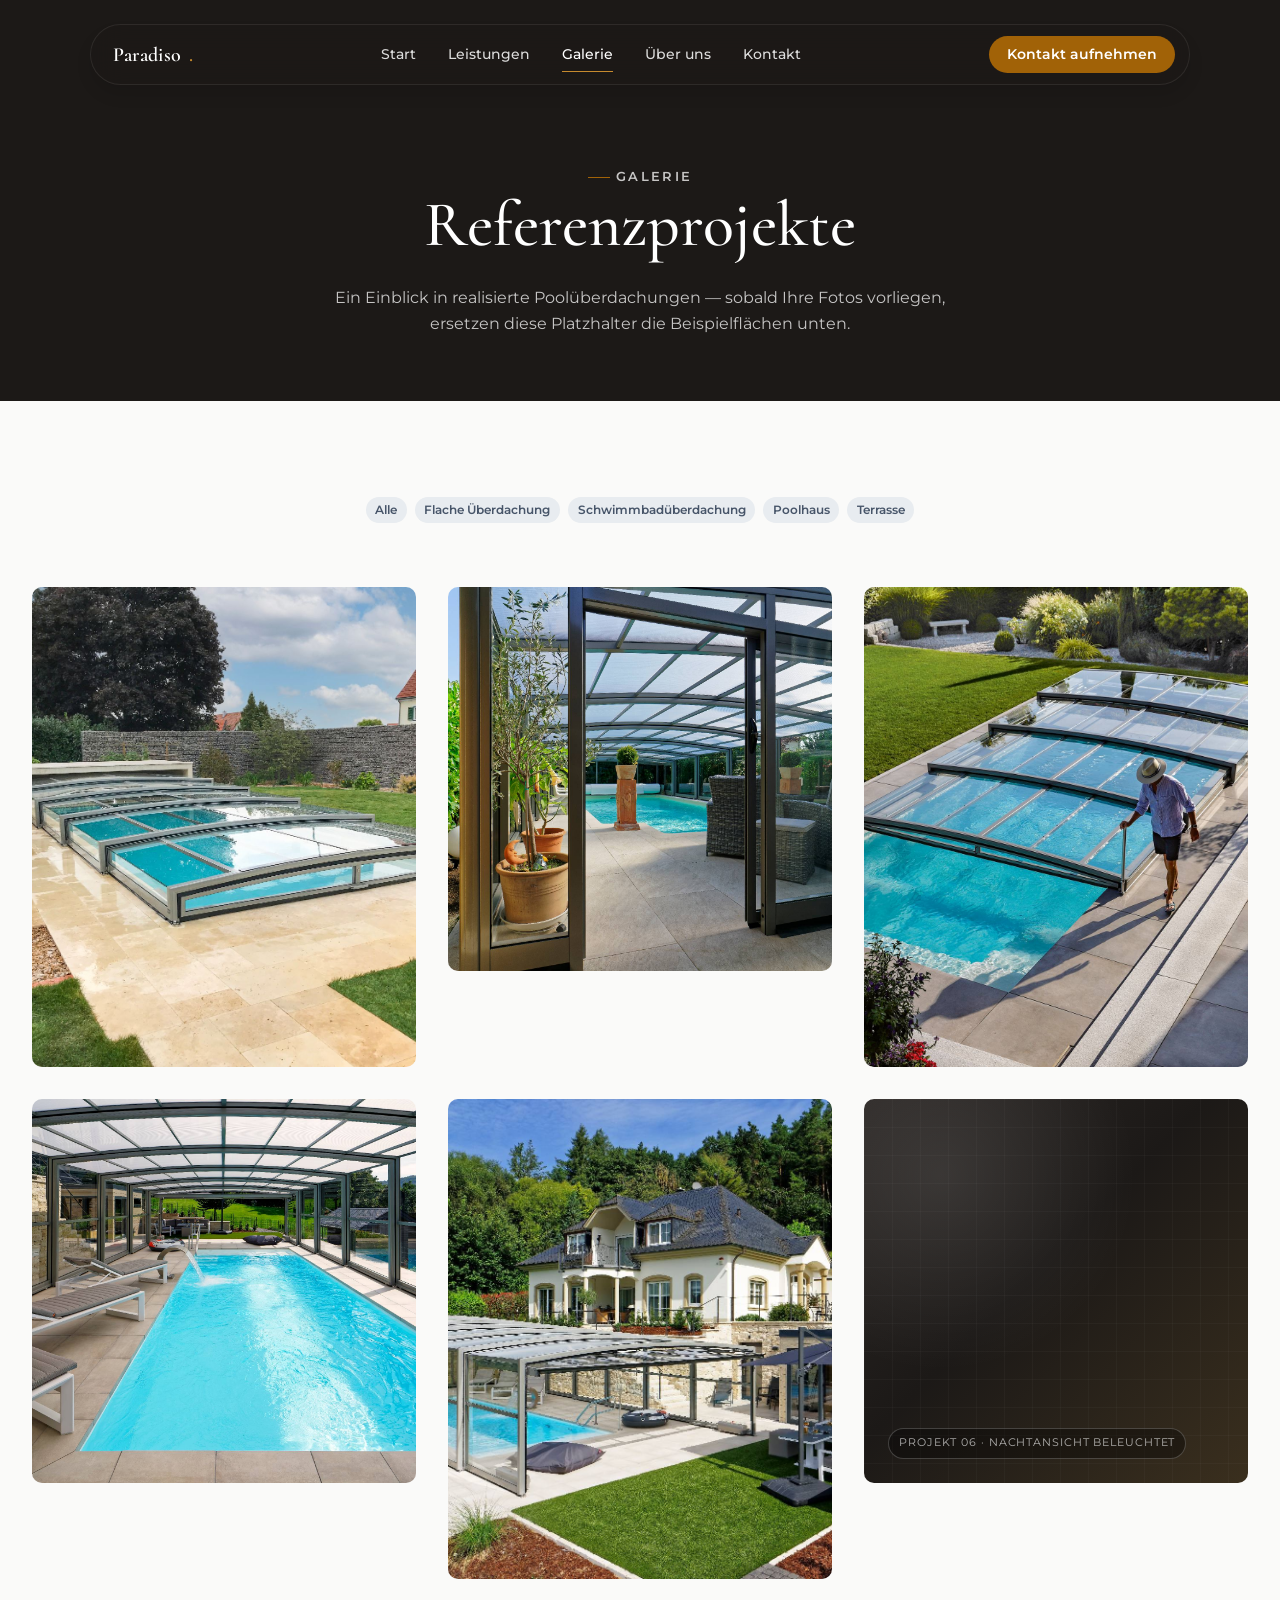
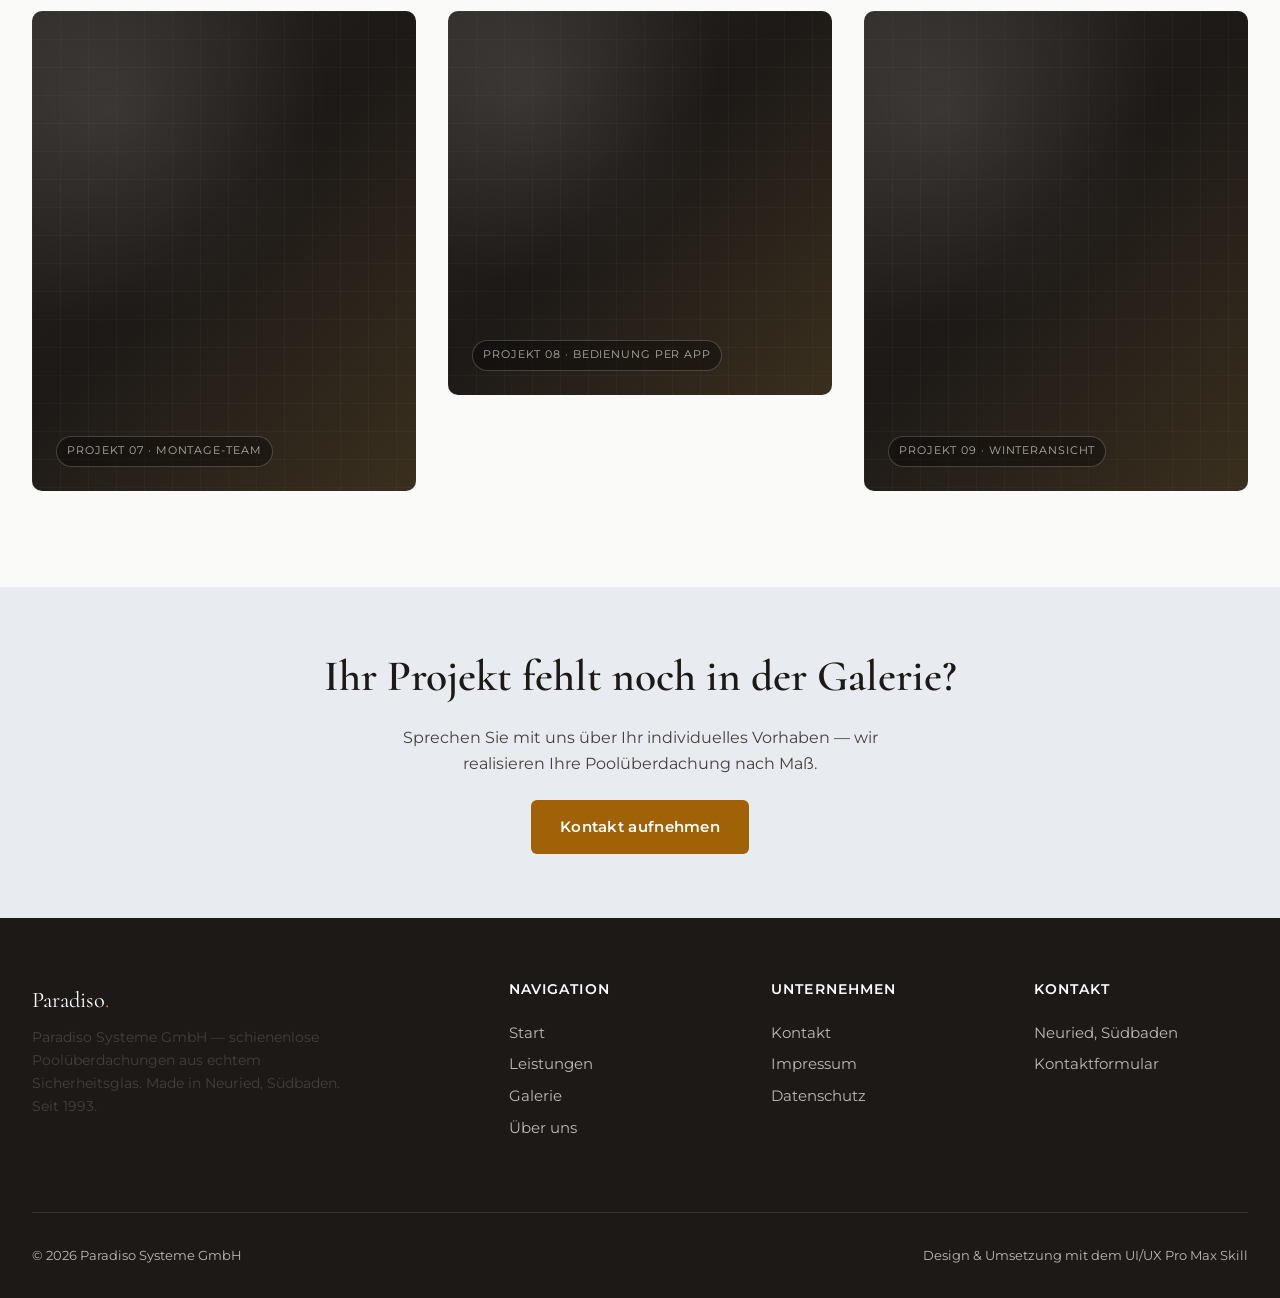
<file: galerie.html>
<!DOCTYPE html>
<html lang="de">
<head>
<meta charset="UTF-8">
<meta name="viewport" content="width=device-width, initial-scale=1.0">
<title>Galerie — Paradiso Poolüberdachungen</title>
<meta name="description" content="Referenzprojekte von Paradiso: schienenlose Poolüberdachungen, Schwimmbadhallen und Terrassenüberdachungen aus echtem Sicherheitsglas.">
<link rel="preconnect" href="https://fonts.googleapis.com">
<link rel="stylesheet" href="css/style.css">
</head>
<body>
<a href="#main" class="skip-link">Zum Inhalt springen</a>

<div class="nav-wrap">
  <nav class="nav" aria-label="Hauptnavigation">
    <a href="index.html" class="nav-logo">Paradiso<span>.</span></a>
    <div class="nav-links">
      <a href="index.html">Start</a>
      <a href="leistungen.html">Leistungen</a>
      <a href="galerie.html" aria-current="page">Galerie</a>
      <a href="ueber-uns.html">Über uns</a>
      <a href="kontakt.html">Kontakt</a>
    </div>
    <a href="kontakt.html" class="nav-cta">Kontakt aufnehmen</a>
    <button class="nav-toggle" aria-label="Menü öffnen" aria-expanded="false">
      <svg viewBox="0 0 24 24" fill="none" stroke="currentColor" stroke-width="2" stroke-linecap="round"><line x1="3" y1="6" x2="21" y2="6"/><line x1="3" y1="12" x2="21" y2="12"/><line x1="3" y1="18" x2="21" y2="18"/></svg>
    </button>
  </nav>
</div>

<div class="nav-mobile-panel">
  <button class="nav-mobile-close" aria-label="Menü schließen">
    <svg width="28" height="28" viewBox="0 0 24 24" fill="none" stroke="currentColor" stroke-width="2" stroke-linecap="round"><line x1="18" y1="6" x2="6" y2="18"/><line x1="6" y1="6" x2="18" y2="18"/></svg>
  </button>
  <a href="index.html">Start</a>
  <a href="leistungen.html">Leistungen</a>
  <a href="galerie.html">Galerie</a>
  <a href="ueber-uns.html">Über uns</a>
  <a href="kontakt.html">Kontakt</a>
</div>

<main id="main">

  <header class="page-hero">
    <div class="container">
      <p class="eyebrow" style="justify-content:center;">Galerie</p>
      <h1>Referenzprojekte</h1>
      <p>Ein Einblick in realisierte Poolüberdachungen — sobald Ihre Fotos vorliegen, ersetzen diese Platzhalter die Beispielflächen unten.</p>
    </div>
  </header>

  <section class="section">
    <div class="container">
      <div class="tag-list text-center mx-auto" style="justify-content:center;">
        <span class="tag">Alle</span>
        <span class="tag">Flache Überdachung</span>
        <span class="tag">Schwimmbadüberdachung</span>
        <span class="tag">Poolhaus</span>
        <span class="tag">Terrasse</span>
      </div>
      <div class="grid grid-3" style="margin-top: var(--space-2xl);">
        <div class="media-frame ratio-4-5 reveal"><img class="media-photo" src="assets/images/flach-garten.jpg" alt="Flache Poolüberdachung in einer Gartenanlage" loading="lazy"></div>
        <div class="media-frame ratio-1-1 reveal"><img class="media-photo" src="assets/images/glastuer-detail.jpg" alt="Detailaufnahme der geöffneten Glastür" loading="lazy"></div>
        <div class="media-frame ratio-4-5 reveal"><img class="media-photo" src="assets/images/flach-person-oeffnet.jpg" alt="Person öffnet die Poolüberdachung im Alleingang" loading="lazy"></div>
        <div class="media-frame ratio-1-1 reveal"><img class="media-photo" src="assets/images/poolhaus-lounge.jpg" alt="Poolhaus-Innenansicht mit Liegestühlen" loading="lazy"></div>
        <div class="media-frame ratio-4-5 reveal"><img class="media-photo" src="assets/images/hero-villa-aerial.jpg" alt="Villa mit tonnenförmiger Poolüberdachung aus der Vogelperspektive" loading="lazy"></div>
        <div class="media-placeholder ratio-1-1 reveal"><span class="ph-tag">Projekt 06 · Nachtansicht beleuchtet</span></div>
        <div class="media-placeholder ratio-4-5 reveal"><span class="ph-tag">Projekt 07 · Montage-Team</span></div>
        <div class="media-placeholder ratio-1-1 reveal"><span class="ph-tag">Projekt 08 · Bedienung per App</span></div>
        <div class="media-placeholder ratio-4-5 reveal"><span class="ph-tag">Projekt 09 · Winteransicht</span></div>
      </div>
    </div>
  </section>

  <section class="section-sm section-muted text-center">
    <div class="container">
      <h2>Ihr Projekt fehlt noch in der Galerie?</h2>
      <p class="mx-auto" style="max-width:520px;">Sprechen Sie mit uns über Ihr individuelles Vorhaben — wir realisieren Ihre Poolüberdachung nach Maß.</p>
      <a href="kontakt.html" class="btn btn-primary">Kontakt aufnehmen</a>
    </div>
  </section>

</main>

<footer class="footer">
  <div class="container">
    <div class="footer-grid">
      <div>
        <div class="footer-logo">Paradiso<span>.</span></div>
        <p style="max-width: 320px; font-size:0.9rem;">Paradiso Systeme GmbH — schienenlose Poolüberdachungen aus echtem Sicherheitsglas. Made in Neuried, Südbaden. Seit 1993.</p>
      </div>
      <div>
        <h4>Navigation</h4>
        <ul>
          <li><a href="index.html">Start</a></li>
          <li><a href="leistungen.html">Leistungen</a></li>
          <li><a href="galerie.html">Galerie</a></li>
          <li><a href="ueber-uns.html">Über uns</a></li>
        </ul>
      </div>
      <div>
        <h4>Unternehmen</h4>
        <ul>
          <li><a href="kontakt.html">Kontakt</a></li>
          <li><a href="impressum.html">Impressum</a></li>
          <li><a href="datenschutz.html">Datenschutz</a></li>
        </ul>
      </div>
      <div>
        <h4>Kontakt</h4>
        <ul>
          <li>Neuried, Südbaden</li>
          <li><a href="kontakt.html">Kontaktformular</a></li>
        </ul>
      </div>
    </div>
    <div class="footer-bottom">
      <span>© <span id="year"></span> Paradiso Systeme GmbH</span>
      <span>Design &amp; Umsetzung mit dem UI/UX Pro Max Skill</span>
    </div>
  </div>
</footer>

<script>document.getElementById('year').textContent = new Date().getFullYear();</script>
<script src="js/main.js"></script>
</body>
</html>
</file>
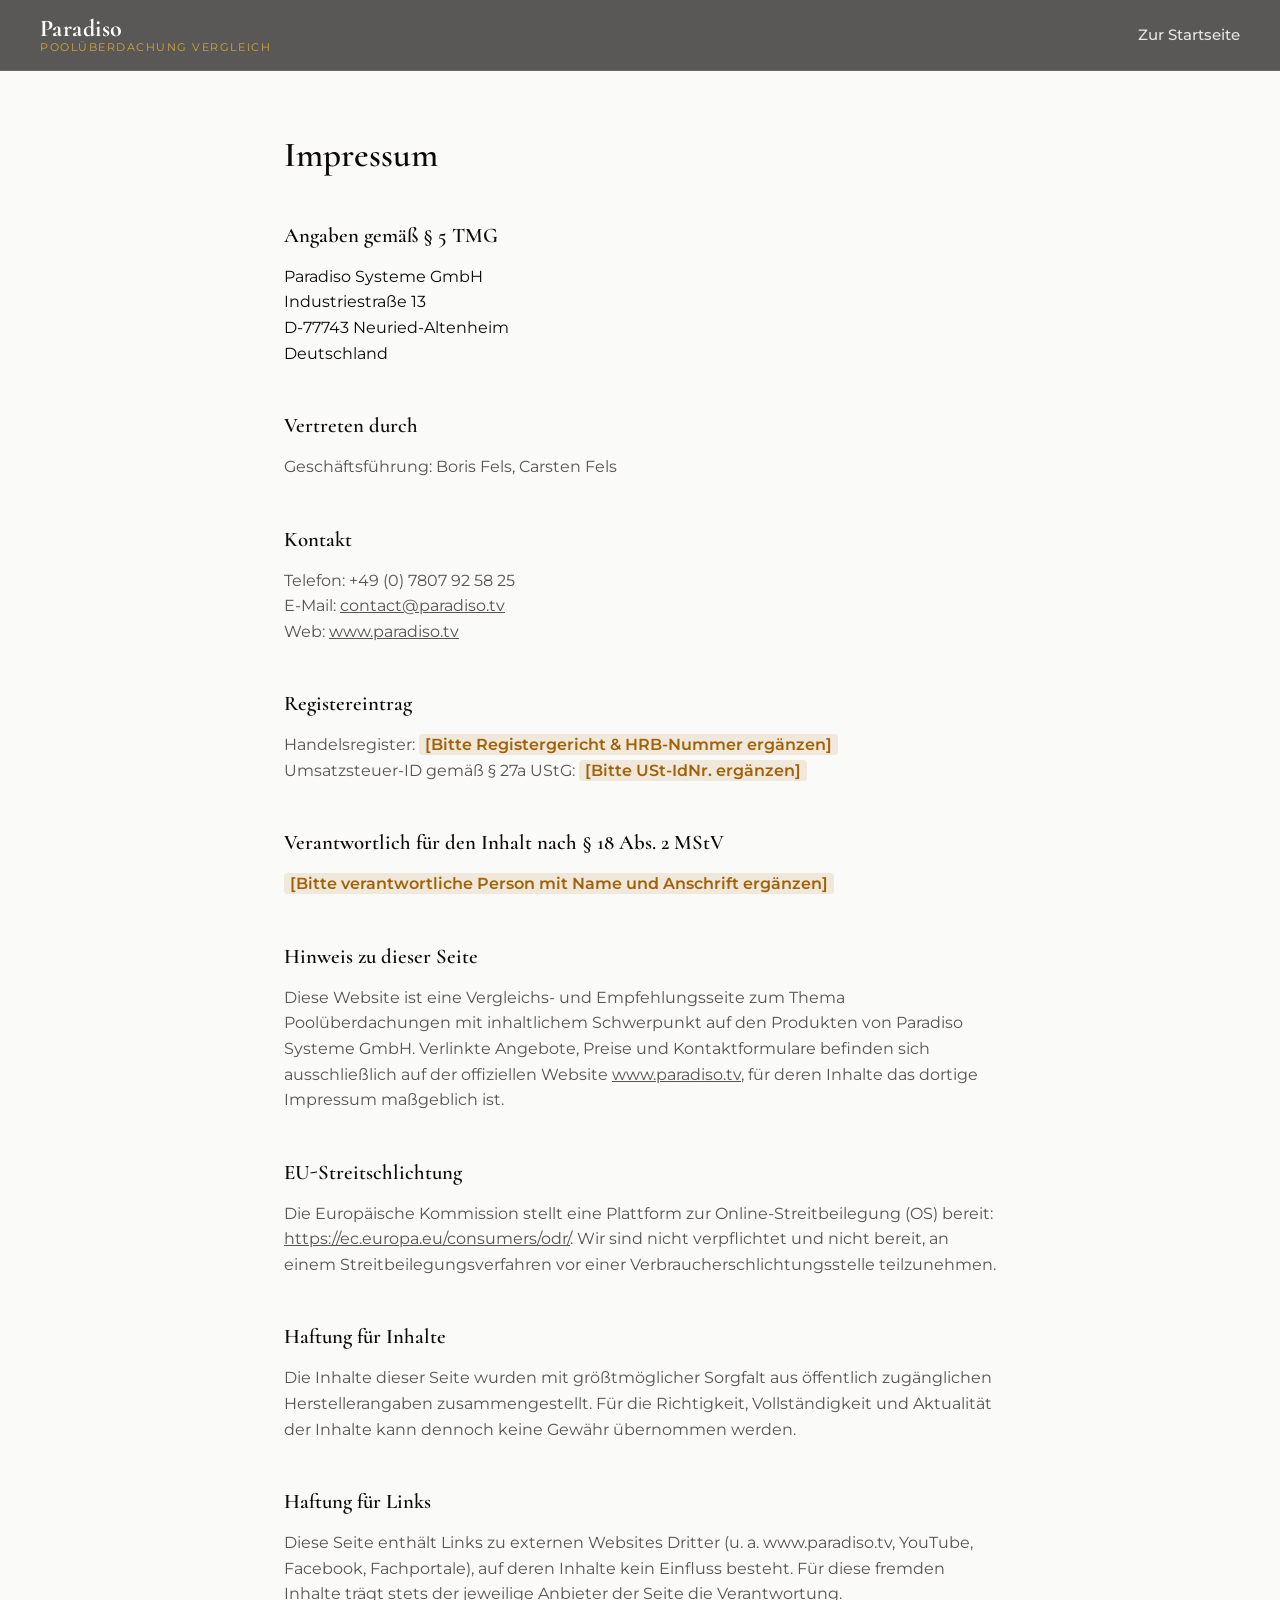
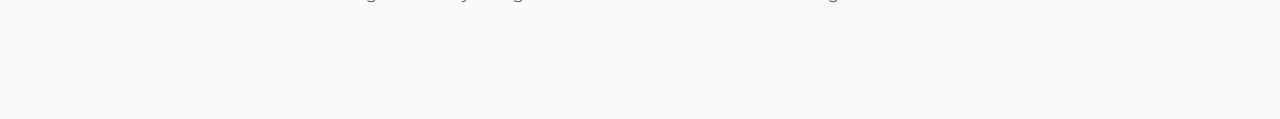
<file: impressum.html>
<!doctype html>
<html lang="de">
<head>
<meta charset="UTF-8">
<meta name="viewport" content="width=device-width, initial-scale=1">
<title>Impressum – Poolüberdachung Vergleich</title>
<meta name="robots" content="noindex">
<link rel="icon" href="data:image/svg+xml,%3Csvg xmlns='http://www.w3.org/2000/svg' viewBox='0 0 32 32'%3E%3Crect width='32' height='32' rx='7' fill='%231C1917'/%3E%3Cpath d='M6 22 L16 9 L26 22 Z' fill='none' stroke='%23D4A537' stroke-width='2'/%3E%3C/svg%3E">
<link rel="stylesheet" href="css/styles.css">
</head>
<body class="legal-page">
<a class="skip-link" href="#main">Zum Inhalt springen</a>
<header class="site-header">
  <div class="container nav">
    <a class="brand" href="index.html">
      <span class="brand-name">Paradiso</span>
      <span class="brand-tag">Poolüberdachung Vergleich</span>
    </a>
    <ul class="nav-links">
      <li><a href="index.html">Zur Startseite</a></li>
    </ul>
  </div>
</header>
<main id="main">
  <h1>Impressum</h1>

  <h2>Angaben gemäß § 5 TMG</h2>
  <address>
    Paradiso Systeme GmbH<br>
    Industriestraße 13<br>
    D-77743 Neuried-Altenheim<br>
    Deutschland
  </address>

  <h2>Vertreten durch</h2>
  <p>Geschäftsführung: Boris Fels, Carsten Fels</p>

  <h2>Kontakt</h2>
  <p>
    Telefon: +49 (0) 7807 92 58 25<br>
    E-Mail: <a href="mailto:contact@paradiso.tv">contact@paradiso.tv</a><br>
    Web: <a href="https://www.paradiso.tv/" target="_blank" rel="noopener">www.paradiso.tv</a>
  </p>

  <h2>Registereintrag</h2>
  <p>
    Handelsregister: <span class="placeholder">[Bitte Registergericht &amp; HRB-Nummer ergänzen]</span><br>
    Umsatzsteuer-ID gemäß § 27a UStG: <span class="placeholder">[Bitte USt-IdNr. ergänzen]</span>
  </p>

  <h2>Verantwortlich für den Inhalt nach § 18 Abs. 2 MStV</h2>
  <p><span class="placeholder">[Bitte verantwortliche Person mit Name und Anschrift ergänzen]</span></p>

  <h2>Hinweis zu dieser Seite</h2>
  <p>Diese Website ist eine Vergleichs- und Empfehlungsseite zum Thema Poolüberdachungen mit inhaltlichem Schwerpunkt auf den Produkten von Paradiso Systeme GmbH. Verlinkte Angebote, Preise und Kontaktformulare befinden sich ausschließlich auf der offiziellen Website <a href="https://www.paradiso.tv/" target="_blank" rel="noopener">www.paradiso.tv</a>, für deren Inhalte das dortige Impressum maßgeblich ist.</p>

  <h2>EU-Streitschlichtung</h2>
  <p>Die Europäische Kommission stellt eine Plattform zur Online-Streitbeilegung (OS) bereit: <a href="https://ec.europa.eu/consumers/odr/" target="_blank" rel="noopener">https://ec.europa.eu/consumers/odr/</a>. Wir sind nicht verpflichtet und nicht bereit, an einem Streitbeilegungsverfahren vor einer Verbraucherschlichtungsstelle teilzunehmen.</p>

  <h2>Haftung für Inhalte</h2>
  <p>Die Inhalte dieser Seite wurden mit größtmöglicher Sorgfalt aus öffentlich zugänglichen Herstellerangaben zusammengestellt. Für die Richtigkeit, Vollständigkeit und Aktualität der Inhalte kann dennoch keine Gewähr übernommen werden.</p>

  <h2>Haftung für Links</h2>
  <p>Diese Seite enthält Links zu externen Websites Dritter (u. a. www.paradiso.tv, YouTube, Facebook, Fachportale), auf deren Inhalte kein Einfluss besteht. Für diese fremden Inhalte trägt stets der jeweilige Anbieter der Seite die Verantwortung.</p>
</main>
</body>
</html>
</file>
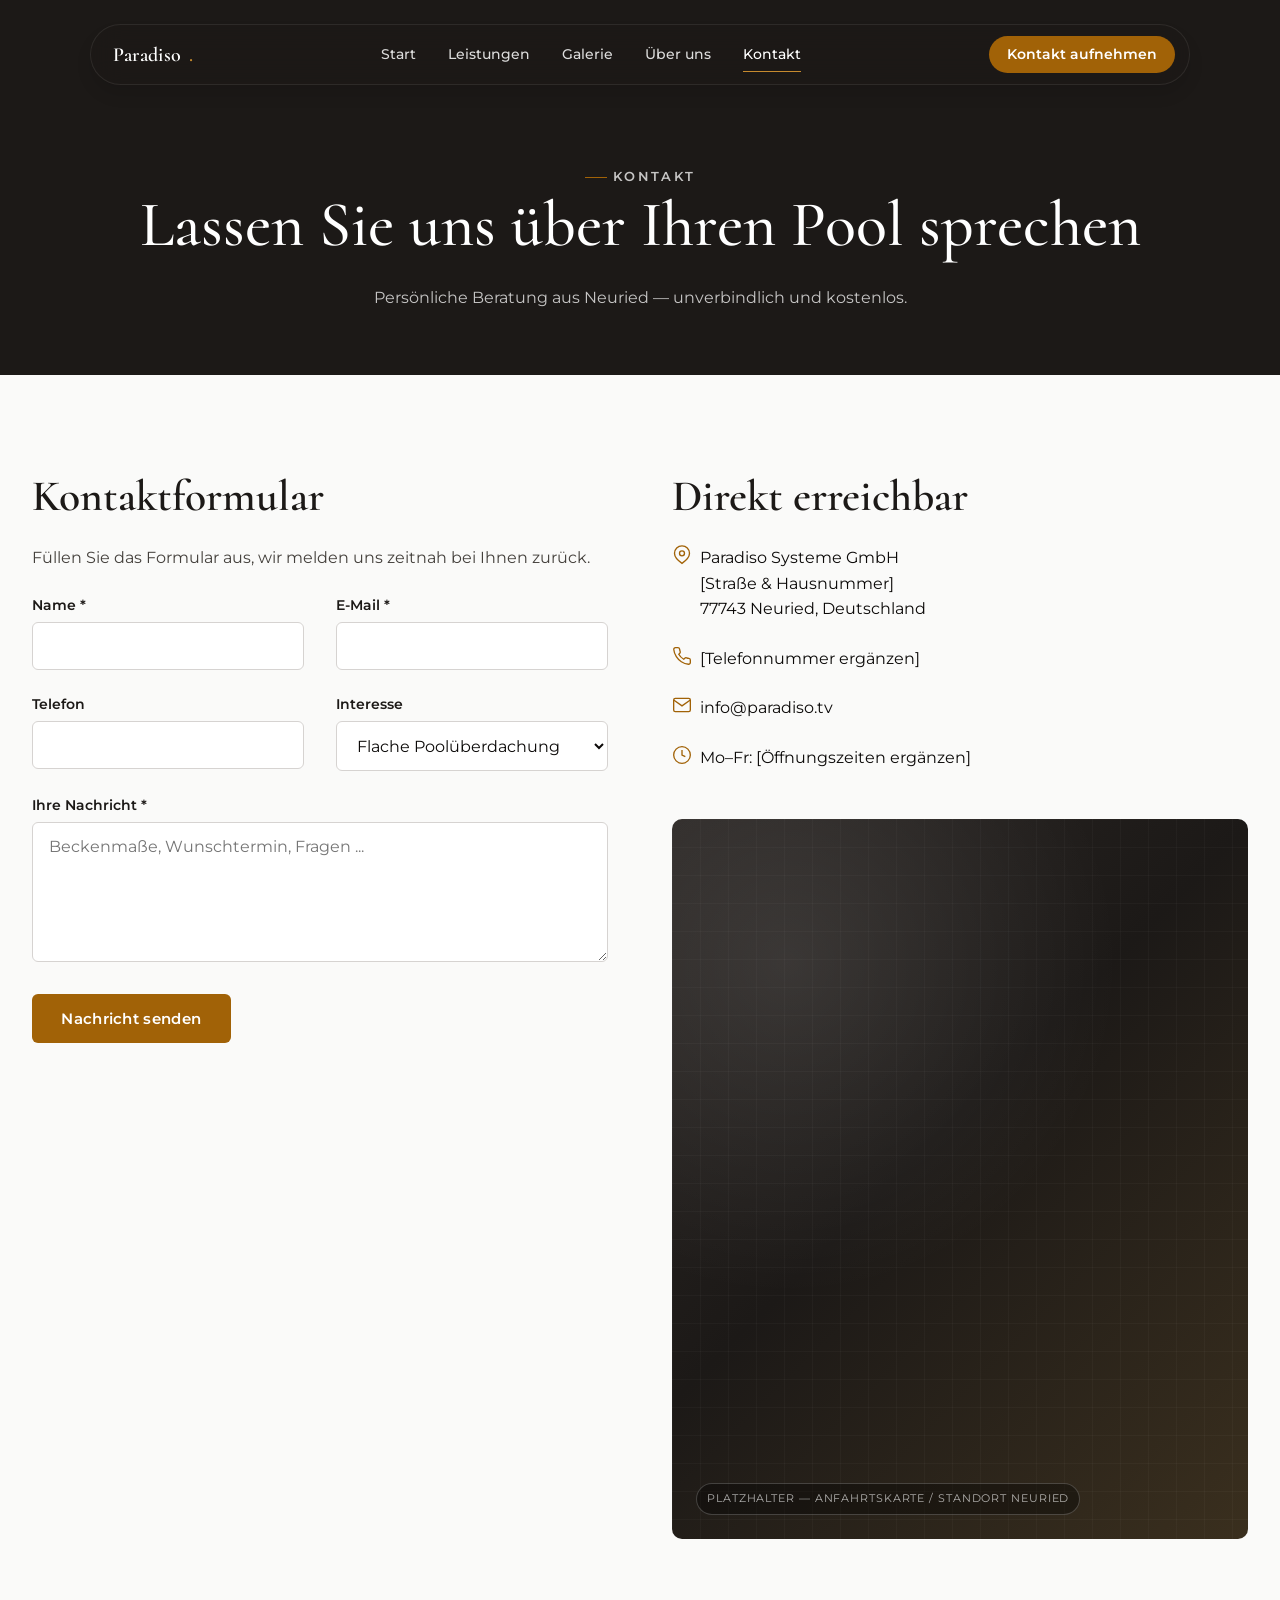
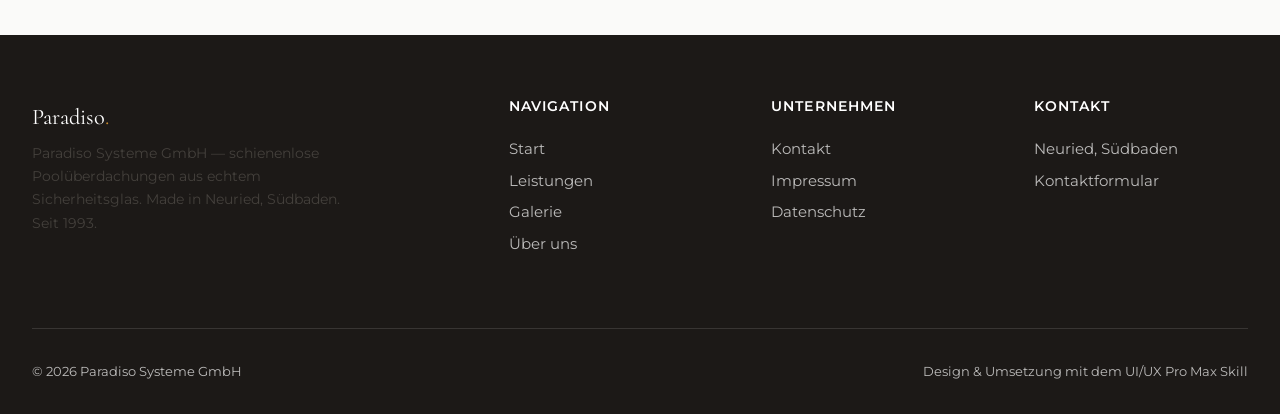
<file: kontakt.html>
<!DOCTYPE html>
<html lang="de">
<head>
<meta charset="UTF-8">
<meta name="viewport" content="width=device-width, initial-scale=1.0">
<title>Kontakt — Paradiso Poolüberdachungen</title>
<meta name="description" content="Nehmen Sie Kontakt mit Paradiso Systeme GmbH in Neuried auf — persönliche Beratung zu Poolüberdachungen, Schwimmbadhallen und Terrassenüberdachungen.">
<link rel="preconnect" href="https://fonts.googleapis.com">
<link rel="stylesheet" href="css/style.css">
</head>
<body>
<a href="#main" class="skip-link">Zum Inhalt springen</a>

<div class="nav-wrap">
  <nav class="nav" aria-label="Hauptnavigation">
    <a href="index.html" class="nav-logo">Paradiso<span>.</span></a>
    <div class="nav-links">
      <a href="index.html">Start</a>
      <a href="leistungen.html">Leistungen</a>
      <a href="galerie.html">Galerie</a>
      <a href="ueber-uns.html">Über uns</a>
      <a href="kontakt.html" aria-current="page">Kontakt</a>
    </div>
    <a href="kontakt.html" class="nav-cta">Kontakt aufnehmen</a>
    <button class="nav-toggle" aria-label="Menü öffnen" aria-expanded="false">
      <svg viewBox="0 0 24 24" fill="none" stroke="currentColor" stroke-width="2" stroke-linecap="round"><line x1="3" y1="6" x2="21" y2="6"/><line x1="3" y1="12" x2="21" y2="12"/><line x1="3" y1="18" x2="21" y2="18"/></svg>
    </button>
  </nav>
</div>

<div class="nav-mobile-panel">
  <button class="nav-mobile-close" aria-label="Menü schließen">
    <svg width="28" height="28" viewBox="0 0 24 24" fill="none" stroke="currentColor" stroke-width="2" stroke-linecap="round"><line x1="18" y1="6" x2="6" y2="18"/><line x1="6" y1="6" x2="18" y2="18"/></svg>
  </button>
  <a href="index.html">Start</a>
  <a href="leistungen.html">Leistungen</a>
  <a href="galerie.html">Galerie</a>
  <a href="ueber-uns.html">Über uns</a>
  <a href="kontakt.html">Kontakt</a>
</div>

<main id="main">

  <header class="page-hero">
    <div class="container">
      <p class="eyebrow" style="justify-content:center;">Kontakt</p>
      <h1>Lassen Sie uns über Ihren Pool sprechen</h1>
      <p>Persönliche Beratung aus Neuried — unverbindlich und kostenlos.</p>
    </div>
  </header>

  <section class="section">
    <div class="container">
      <div class="split align-top">

        <div class="reveal">
          <h2>Kontaktformular</h2>
          <p>Füllen Sie das Formular aus, wir melden uns zeitnah bei Ihnen zurück.</p>

          <!--
            Hinweis für die Umsetzung: Dieses Formular nutzt aktuell mailto: als
            einfachste Zero-Backend-Lösung. Für echten Versand ohne E-Mail-Client
            (z.B. Formspree, Netlify Forms oder ein eigenes Backend) bitte die
            action/method entsprechend ersetzen.
          -->
          <form action="mailto:info@paradiso.tv" method="post" enctype="text/plain">
            <div class="grid grid-2">
              <div class="form-group">
                <label for="name">Name *</label>
                <input type="text" id="name" name="Name" required autocomplete="name">
              </div>
              <div class="form-group">
                <label for="email">E-Mail *</label>
                <input type="email" id="email" name="E-Mail" required autocomplete="email">
              </div>
            </div>
            <div class="grid grid-2">
              <div class="form-group">
                <label for="phone">Telefon</label>
                <input type="tel" id="phone" name="Telefon" autocomplete="tel">
              </div>
              <div class="form-group">
                <label for="model">Interesse</label>
                <select id="model" name="Interesse">
                  <option>Flache Poolüberdachung</option>
                  <option>Schwimmbadüberdachung</option>
                  <option>Poolhaus / Schwimmbadhalle</option>
                  <option>Terrassenüberdachung</option>
                  <option>Noch unentschlossen</option>
                </select>
              </div>
            </div>
            <div class="form-group">
              <label for="message">Ihre Nachricht *</label>
              <textarea id="message" name="Nachricht" required placeholder="Beckenmaße, Wunschtermin, Fragen ..."></textarea>
            </div>
            <button type="submit" class="btn btn-primary">Nachricht senden</button>
          </form>
        </div>

        <div class="reveal">
          <h2>Direkt erreichbar</h2>
          <ul style="margin-bottom: var(--space-xl);">
            <li style="margin-bottom: var(--space-md); display:flex; gap: var(--space-sm);">
              <svg width="20" height="20" viewBox="0 0 24 24" fill="none" stroke="currentColor" stroke-width="1.6" style="color:var(--color-accent); flex-shrink:0;"><path d="M21 10c0 6-9 12-9 12S3 16 3 10a9 9 0 1 1 18 0z"/><circle cx="12" cy="10" r="3"/></svg>
              <span>Paradiso Systeme GmbH<br>[Straße &amp; Hausnummer]<br>77743 Neuried, Deutschland</span>
            </li>
            <li style="margin-bottom: var(--space-md); display:flex; gap: var(--space-sm);">
              <svg width="20" height="20" viewBox="0 0 24 24" fill="none" stroke="currentColor" stroke-width="1.6" style="color:var(--color-accent); flex-shrink:0;"><path d="M22 16.92v3a2 2 0 0 1-2.18 2 19.79 19.79 0 0 1-8.63-3.07 19.5 19.5 0 0 1-6-6 19.79 19.79 0 0 1-3.07-8.67A2 2 0 0 1 4.11 2h3a2 2 0 0 1 2 1.72c.127.96.361 1.903.7 2.81a2 2 0 0 1-.45 2.11L8.09 9.91a16 16 0 0 0 6 6l1.27-1.27a2 2 0 0 1 2.11-.45c.907.339 1.85.573 2.81.7A2 2 0 0 1 22 16.92z"/></svg>
              <a href="tel:+497XXXXXXXXX">[Telefonnummer ergänzen]</a>
            </li>
            <li style="margin-bottom: var(--space-md); display:flex; gap: var(--space-sm);">
              <svg width="20" height="20" viewBox="0 0 24 24" fill="none" stroke="currentColor" stroke-width="1.6" style="color:var(--color-accent); flex-shrink:0;"><rect x="2" y="4" width="20" height="16" rx="2"/><path d="m22 6-10 7L2 6"/></svg>
              <a href="mailto:info@paradiso.tv">info@paradiso.tv</a>
            </li>
            <li style="display:flex; gap: var(--space-sm);">
              <svg width="20" height="20" viewBox="0 0 24 24" fill="none" stroke="currentColor" stroke-width="1.6" style="color:var(--color-accent); flex-shrink:0;"><circle cx="12" cy="12" r="10"/><polyline points="12 6 12 12 16 14"/></svg>
              <span>Mo–Fr: [Öffnungszeiten ergänzen]</span>
            </li>
          </ul>
          <div class="media-placeholder ratio-4-5"><span class="ph-tag">Platzhalter — Anfahrtskarte / Standort Neuried</span></div>
        </div>

      </div>
    </div>
  </section>

</main>

<footer class="footer">
  <div class="container">
    <div class="footer-grid">
      <div>
        <div class="footer-logo">Paradiso<span>.</span></div>
        <p style="max-width: 320px; font-size:0.9rem;">Paradiso Systeme GmbH — schienenlose Poolüberdachungen aus echtem Sicherheitsglas. Made in Neuried, Südbaden. Seit 1993.</p>
      </div>
      <div>
        <h4>Navigation</h4>
        <ul>
          <li><a href="index.html">Start</a></li>
          <li><a href="leistungen.html">Leistungen</a></li>
          <li><a href="galerie.html">Galerie</a></li>
          <li><a href="ueber-uns.html">Über uns</a></li>
        </ul>
      </div>
      <div>
        <h4>Unternehmen</h4>
        <ul>
          <li><a href="kontakt.html">Kontakt</a></li>
          <li><a href="impressum.html">Impressum</a></li>
          <li><a href="datenschutz.html">Datenschutz</a></li>
        </ul>
      </div>
      <div>
        <h4>Kontakt</h4>
        <ul>
          <li>Neuried, Südbaden</li>
          <li><a href="kontakt.html">Kontaktformular</a></li>
        </ul>
      </div>
    </div>
    <div class="footer-bottom">
      <span>© <span id="year"></span> Paradiso Systeme GmbH</span>
      <span>Design &amp; Umsetzung mit dem UI/UX Pro Max Skill</span>
    </div>
  </div>
</footer>

<script>document.getElementById('year').textContent = new Date().getFullYear();</script>
<script src="js/main.js"></script>
</body>
</html>
</file>
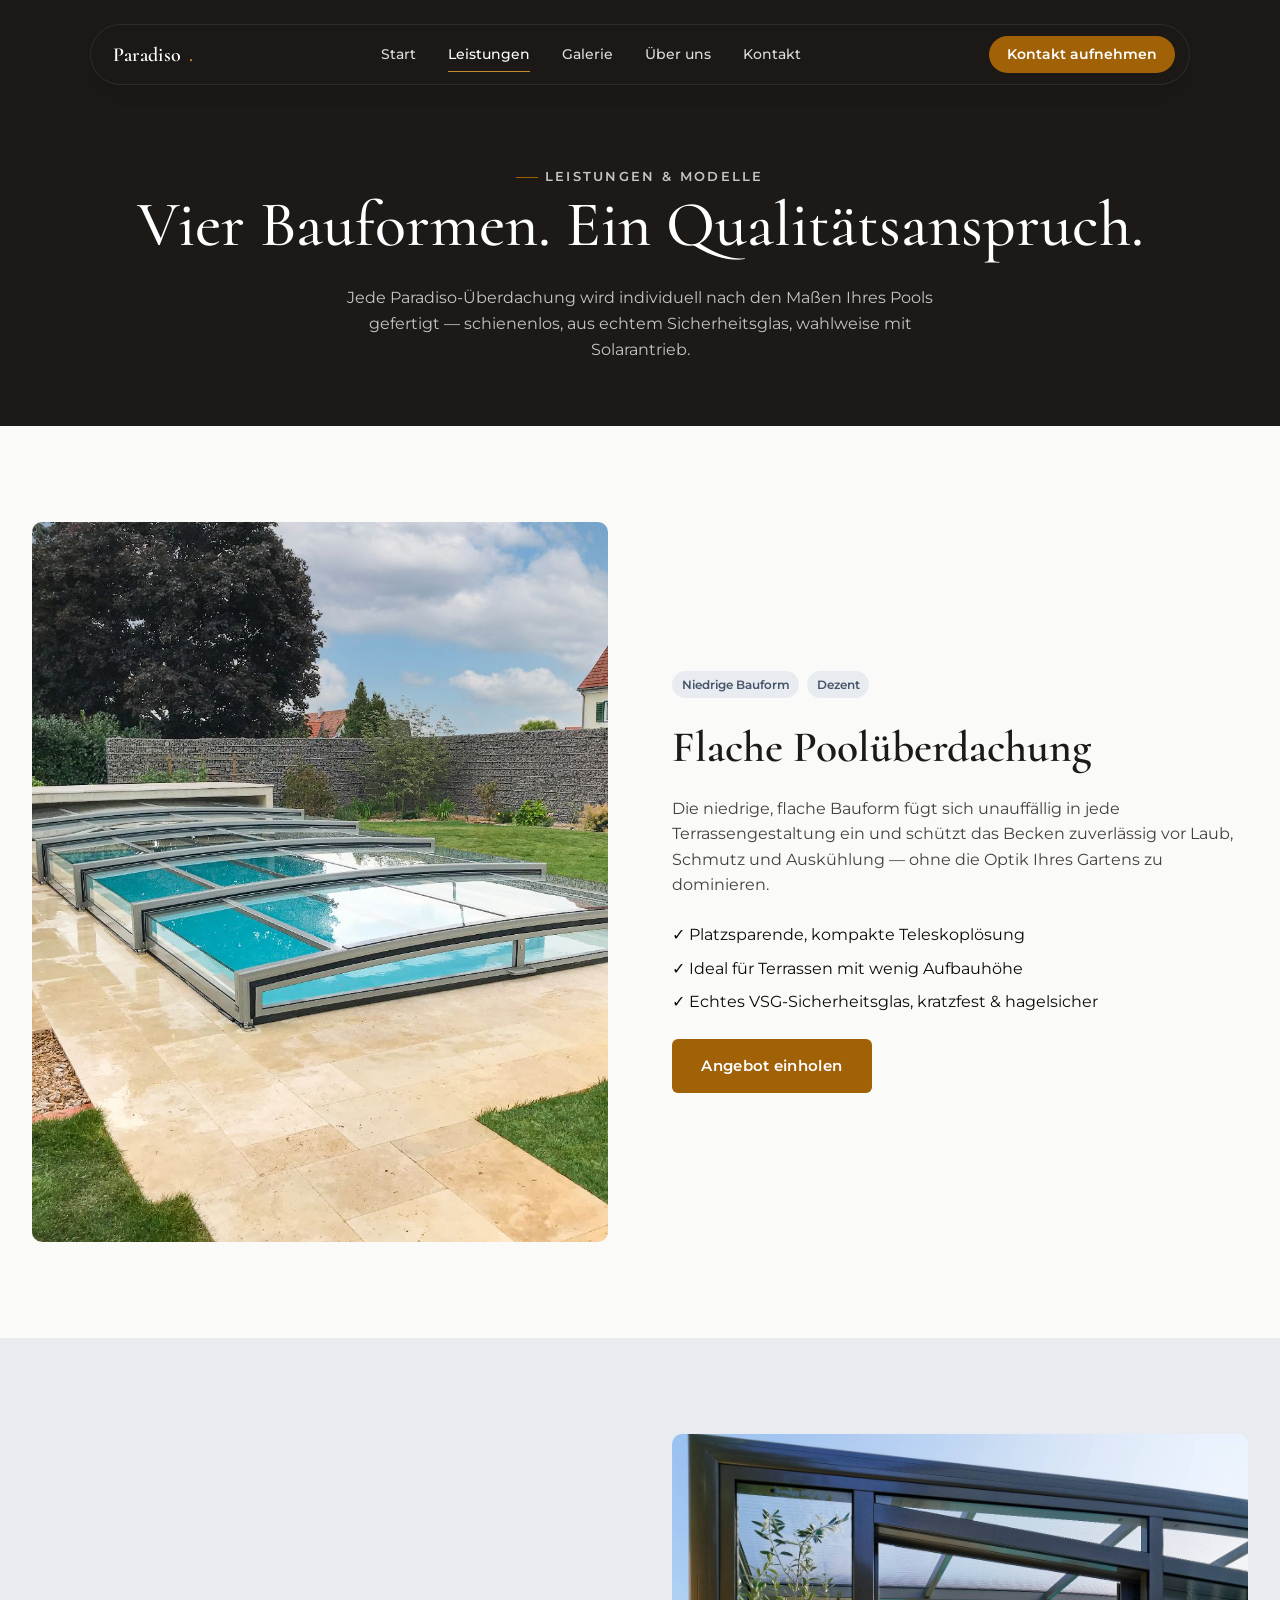
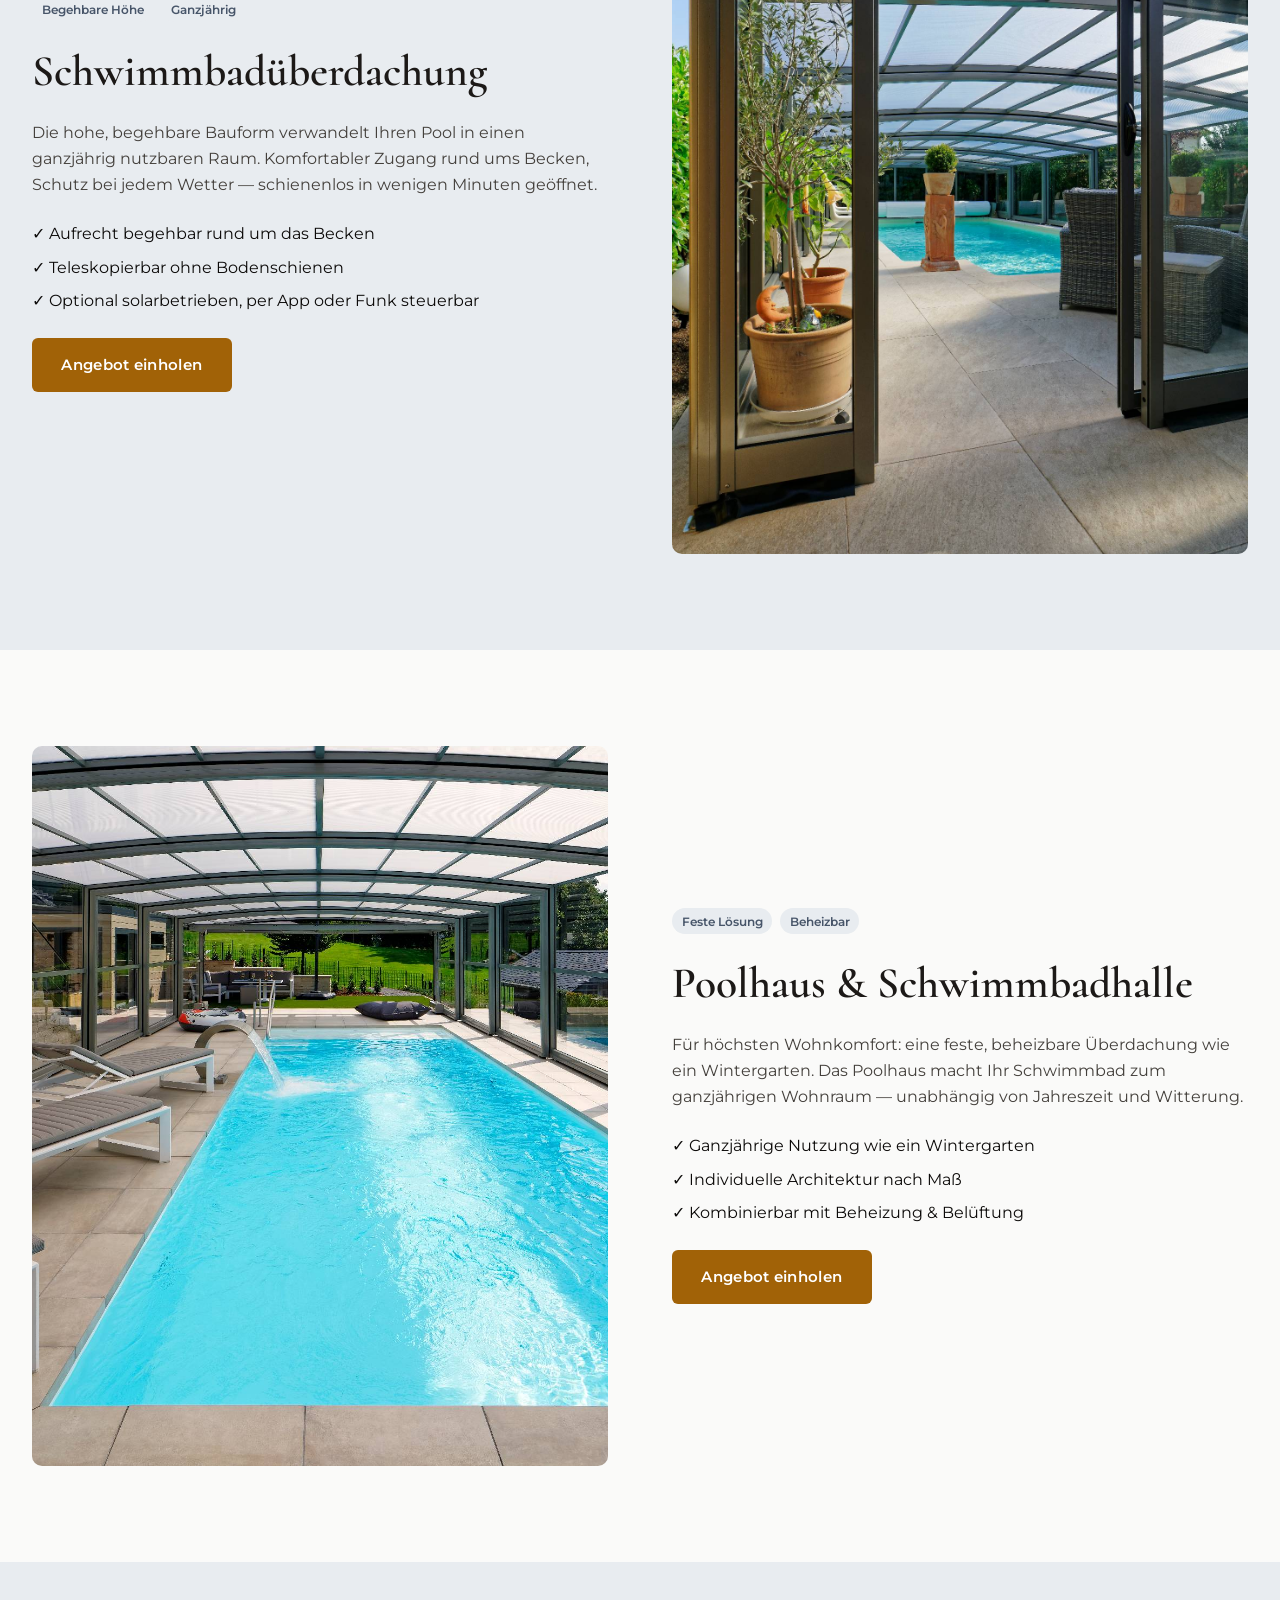
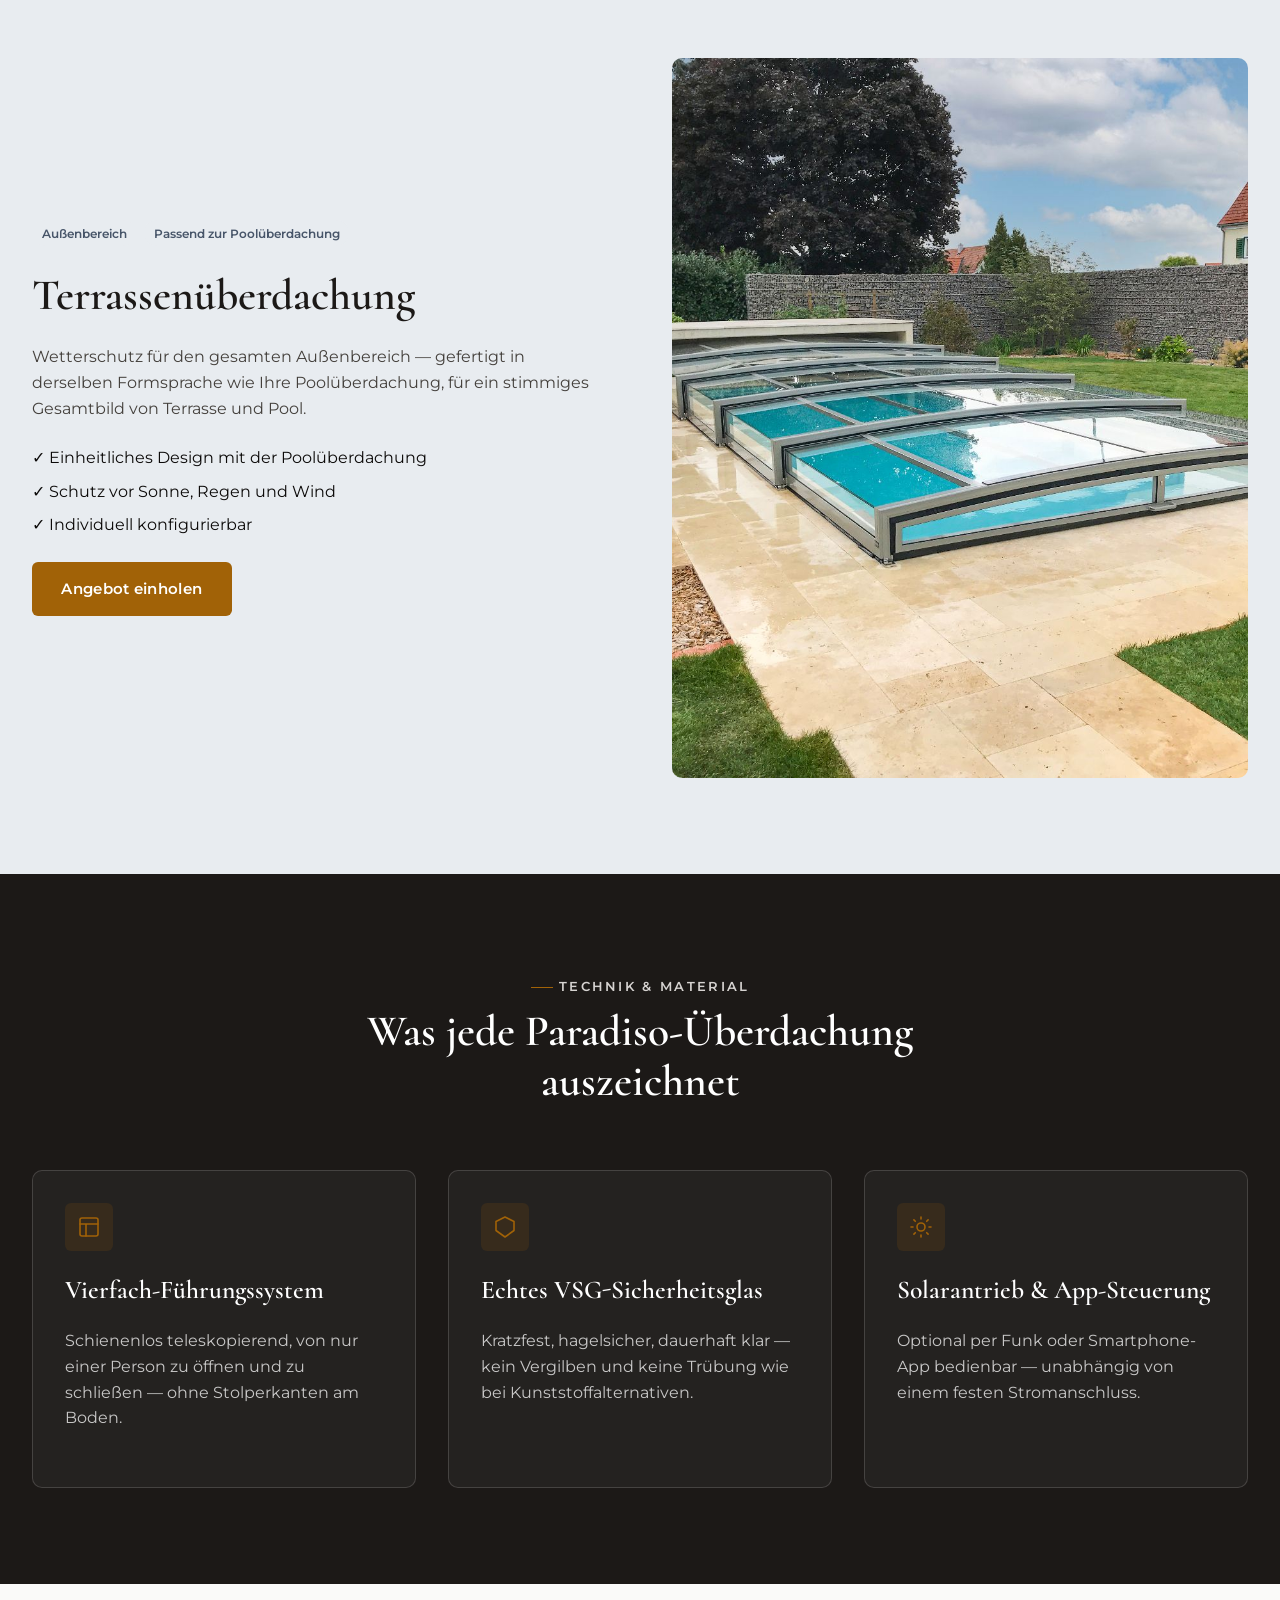
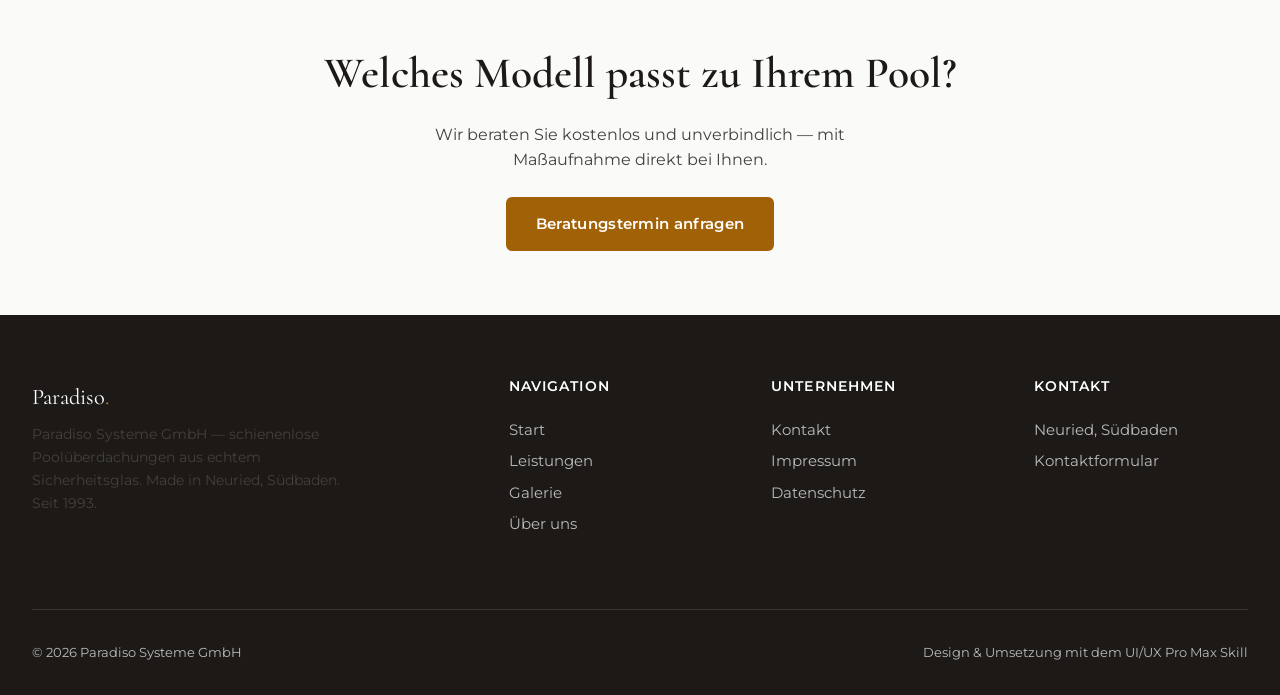
<file: leistungen.html>
<!DOCTYPE html>
<html lang="de">
<head>
<meta charset="UTF-8">
<meta name="viewport" content="width=device-width, initial-scale=1.0">
<title>Leistungen &amp; Modelle — Paradiso Poolüberdachungen</title>
<meta name="description" content="Flache Poolüberdachung, Schwimmbadüberdachung, Poolhaus und Terrassenüberdachung — alle Modelle von Paradiso im Überblick, gefertigt aus echtem Sicherheitsglas.">
<link rel="preconnect" href="https://fonts.googleapis.com">
<link rel="stylesheet" href="css/style.css">
</head>
<body>
<a href="#main" class="skip-link">Zum Inhalt springen</a>

<div class="nav-wrap">
  <nav class="nav" aria-label="Hauptnavigation">
    <a href="index.html" class="nav-logo">Paradiso<span>.</span></a>
    <div class="nav-links">
      <a href="index.html">Start</a>
      <a href="leistungen.html" aria-current="page">Leistungen</a>
      <a href="galerie.html">Galerie</a>
      <a href="ueber-uns.html">Über uns</a>
      <a href="kontakt.html">Kontakt</a>
    </div>
    <a href="kontakt.html" class="nav-cta">Kontakt aufnehmen</a>
    <button class="nav-toggle" aria-label="Menü öffnen" aria-expanded="false">
      <svg viewBox="0 0 24 24" fill="none" stroke="currentColor" stroke-width="2" stroke-linecap="round"><line x1="3" y1="6" x2="21" y2="6"/><line x1="3" y1="12" x2="21" y2="12"/><line x1="3" y1="18" x2="21" y2="18"/></svg>
    </button>
  </nav>
</div>

<div class="nav-mobile-panel">
  <button class="nav-mobile-close" aria-label="Menü schließen">
    <svg width="28" height="28" viewBox="0 0 24 24" fill="none" stroke="currentColor" stroke-width="2" stroke-linecap="round"><line x1="18" y1="6" x2="6" y2="18"/><line x1="6" y1="6" x2="18" y2="18"/></svg>
  </button>
  <a href="index.html">Start</a>
  <a href="leistungen.html">Leistungen</a>
  <a href="galerie.html">Galerie</a>
  <a href="ueber-uns.html">Über uns</a>
  <a href="kontakt.html">Kontakt</a>
</div>

<main id="main">

  <header class="page-hero">
    <div class="container">
      <p class="eyebrow" style="justify-content:center;">Leistungen &amp; Modelle</p>
      <h1>Vier Bauformen. Ein Qualitätsanspruch.</h1>
      <p>Jede Paradiso-Überdachung wird individuell nach den Maßen Ihres Pools gefertigt — schienenlos, aus echtem Sicherheitsglas, wahlweise mit Solarantrieb.</p>
    </div>
  </header>

  <!-- FLACH -->
  <section id="flach" class="section">
    <div class="container">
      <div class="split">
        <div class="media-frame ratio-4-5 reveal"><img class="media-photo" src="assets/images/flach-garten.jpg" alt="Flache Poolüberdachung in einer gepflegten Gartenanlage" loading="lazy"></div>
        <div class="reveal">
          <div class="tag-list"><span class="tag">Niedrige Bauform</span><span class="tag">Dezent</span></div>
          <h2>Flache Poolüberdachung</h2>
          <p>Die niedrige, flache Bauform fügt sich unauffällig in jede Terrassengestaltung ein und schützt das Becken zuverlässig vor Laub, Schmutz und Auskühlung — ohne die Optik Ihres Gartens zu dominieren.</p>
          <ul style="margin: var(--space-md) 0;">
            <li style="margin-bottom:0.5em;">✓ Platzsparende, kompakte Teleskoplösung</li>
            <li style="margin-bottom:0.5em;">✓ Ideal für Terrassen mit wenig Aufbauhöhe</li>
            <li style="margin-bottom:0.5em;">✓ Echtes VSG-Sicherheitsglas, kratzfest &amp; hagelsicher</li>
          </ul>
          <a href="kontakt.html" class="btn btn-primary">Angebot einholen</a>
        </div>
      </div>
    </div>
  </section>

  <!-- HOCH -->
  <section id="hoch" class="section section-muted">
    <div class="container">
      <div class="split reverse">
        <div class="media-frame ratio-4-5 reveal"><img class="media-photo" src="assets/images/glastuer-detail.jpg" alt="Begehbare Schwimmbadüberdachung mit geöffneter Glastür" loading="lazy"></div>
        <div class="reveal">
          <div class="tag-list"><span class="tag">Begehbare Höhe</span><span class="tag">Ganzjährig</span></div>
          <h2>Schwimmbadüberdachung</h2>
          <p>Die hohe, begehbare Bauform verwandelt Ihren Pool in einen ganzjährig nutzbaren Raum. Komfortabler Zugang rund ums Becken, Schutz bei jedem Wetter — schienenlos in wenigen Minuten geöffnet.</p>
          <ul style="margin: var(--space-md) 0;">
            <li style="margin-bottom:0.5em;">✓ Aufrecht begehbar rund um das Becken</li>
            <li style="margin-bottom:0.5em;">✓ Teleskopierbar ohne Bodenschienen</li>
            <li style="margin-bottom:0.5em;">✓ Optional solarbetrieben, per App oder Funk steuerbar</li>
          </ul>
          <a href="kontakt.html" class="btn btn-primary">Angebot einholen</a>
        </div>
      </div>
    </div>
  </section>

  <!-- POOLHAUS -->
  <section id="poolhaus" class="section">
    <div class="container">
      <div class="split">
        <div class="media-frame ratio-4-5 reveal"><img class="media-photo" src="assets/images/poolhaus-lounge.jpg" alt="Poolhaus-Innenansicht mit Liegestühlen und Pool" loading="lazy"></div>
        <div class="reveal">
          <div class="tag-list"><span class="tag">Feste Lösung</span><span class="tag">Beheizbar</span></div>
          <h2>Poolhaus &amp; Schwimmbadhalle</h2>
          <p>Für höchsten Wohnkomfort: eine feste, beheizbare Überdachung wie ein Wintergarten. Das Poolhaus macht Ihr Schwimmbad zum ganzjährigen Wohnraum — unabhängig von Jahreszeit und Witterung.</p>
          <ul style="margin: var(--space-md) 0;">
            <li style="margin-bottom:0.5em;">✓ Ganzjährige Nutzung wie ein Wintergarten</li>
            <li style="margin-bottom:0.5em;">✓ Individuelle Architektur nach Maß</li>
            <li style="margin-bottom:0.5em;">✓ Kombinierbar mit Beheizung &amp; Belüftung</li>
          </ul>
          <a href="kontakt.html" class="btn btn-primary">Angebot einholen</a>
        </div>
      </div>
    </div>
  </section>

  <!-- TERRASSE -->
  <section id="terrasse" class="section section-muted">
    <div class="container">
      <div class="split reverse">
        <div class="media-frame ratio-4-5 reveal"><img class="media-photo" src="assets/images/flach-garten.jpg" alt="Terrassenbereich neben der Poolüberdachung" loading="lazy"></div>
        <div class="reveal">
          <div class="tag-list"><span class="tag">Außenbereich</span><span class="tag">Passend zur Poolüberdachung</span></div>
          <h2>Terrassenüberdachung</h2>
          <p>Wetterschutz für den gesamten Außenbereich — gefertigt in derselben Formsprache wie Ihre Poolüberdachung, für ein stimmiges Gesamtbild von Terrasse und Pool.</p>
          <ul style="margin: var(--space-md) 0;">
            <li style="margin-bottom:0.5em;">✓ Einheitliches Design mit der Poolüberdachung</li>
            <li style="margin-bottom:0.5em;">✓ Schutz vor Sonne, Regen und Wind</li>
            <li style="margin-bottom:0.5em;">✓ Individuell konfigurierbar</li>
          </ul>
          <a href="kontakt.html" class="btn btn-primary">Angebot einholen</a>
        </div>
      </div>
    </div>
  </section>

  <!-- MATERIAL / TECH DEEP DIVE -->
  <section class="section section-dark">
    <div class="container">
      <div class="text-center max-w-prose mx-auto" style="margin-bottom: var(--space-2xl);">
        <p class="eyebrow" style="justify-content:center;">Technik &amp; Material</p>
        <h2>Was jede Paradiso-Überdachung auszeichnet</h2>
      </div>
      <div class="grid grid-3">
        <div class="card reveal" style="background: rgba(255,255,255,0.04); border-color: rgba(255,255,255,0.15);">
          <div class="icon-badge" style="background: rgba(161,98,7,0.15);">
            <svg viewBox="0 0 24 24" fill="none" stroke="currentColor" stroke-width="1.6" stroke-linecap="round" stroke-linejoin="round"><rect x="3" y="3" width="18" height="18" rx="2"/><path d="M3 9h18M9 21V9"/></svg>
          </div>
          <h3 style="color:#fff;">Vierfach-Führungssystem</h3>
          <p style="color:rgba(255,255,255,0.75);">Schienenlos teleskopierend, von nur einer Person zu öffnen und zu schließen — ohne Stolperkanten am Boden.</p>
        </div>
        <div class="card reveal" style="background: rgba(255,255,255,0.04); border-color: rgba(255,255,255,0.15);">
          <div class="icon-badge" style="background: rgba(161,98,7,0.15);">
            <svg viewBox="0 0 24 24" fill="none" stroke="currentColor" stroke-width="1.6" stroke-linecap="round" stroke-linejoin="round"><path d="M12 2l9 4.5v9L12 22l-9-6.5v-9z"/></svg>
          </div>
          <h3 style="color:#fff;">Echtes VSG-Sicherheitsglas</h3>
          <p style="color:rgba(255,255,255,0.75);">Kratzfest, hagelsicher, dauerhaft klar — kein Vergilben und keine Trübung wie bei Kunststoffalternativen.</p>
        </div>
        <div class="card reveal" style="background: rgba(255,255,255,0.04); border-color: rgba(255,255,255,0.15);">
          <div class="icon-badge" style="background: rgba(161,98,7,0.15);">
            <svg viewBox="0 0 24 24" fill="none" stroke="currentColor" stroke-width="1.6" stroke-linecap="round" stroke-linejoin="round"><circle cx="12" cy="12" r="4"/><path d="M12 2v2M12 20v2M4.9 4.9l1.4 1.4M17.7 17.7l1.4 1.4M2 12h2M20 12h2M4.9 19.1l1.4-1.4M17.7 6.3l1.4-1.4"/></svg>
          </div>
          <h3 style="color:#fff;">Solarantrieb &amp; App-Steuerung</h3>
          <p style="color:rgba(255,255,255,0.75);">Optional per Funk oder Smartphone-App bedienbar — unabhängig von einem festen Stromanschluss.</p>
        </div>
      </div>
    </div>
  </section>

  <section class="section-sm text-center">
    <div class="container">
      <h2>Welches Modell passt zu Ihrem Pool?</h2>
      <p class="mx-auto" style="max-width:520px;">Wir beraten Sie kostenlos und unverbindlich — mit Maßaufnahme direkt bei Ihnen.</p>
      <a href="kontakt.html" class="btn btn-primary">Beratungstermin anfragen</a>
    </div>
  </section>

</main>

<footer class="footer">
  <div class="container">
    <div class="footer-grid">
      <div>
        <div class="footer-logo">Paradiso<span>.</span></div>
        <p style="max-width: 320px; font-size:0.9rem;">Paradiso Systeme GmbH — schienenlose Poolüberdachungen aus echtem Sicherheitsglas. Made in Neuried, Südbaden. Seit 1993.</p>
      </div>
      <div>
        <h4>Navigation</h4>
        <ul>
          <li><a href="index.html">Start</a></li>
          <li><a href="leistungen.html">Leistungen</a></li>
          <li><a href="galerie.html">Galerie</a></li>
          <li><a href="ueber-uns.html">Über uns</a></li>
        </ul>
      </div>
      <div>
        <h4>Unternehmen</h4>
        <ul>
          <li><a href="kontakt.html">Kontakt</a></li>
          <li><a href="impressum.html">Impressum</a></li>
          <li><a href="datenschutz.html">Datenschutz</a></li>
        </ul>
      </div>
      <div>
        <h4>Kontakt</h4>
        <ul>
          <li>Neuried, Südbaden</li>
          <li><a href="kontakt.html">Kontaktformular</a></li>
        </ul>
      </div>
    </div>
    <div class="footer-bottom">
      <span>© <span id="year"></span> Paradiso Systeme GmbH</span>
      <span>Design &amp; Umsetzung mit dem UI/UX Pro Max Skill</span>
    </div>
  </div>
</footer>

<script>document.getElementById('year').textContent = new Date().getFullYear();</script>
<script src="js/main.js"></script>
</body>
</html>
</file>
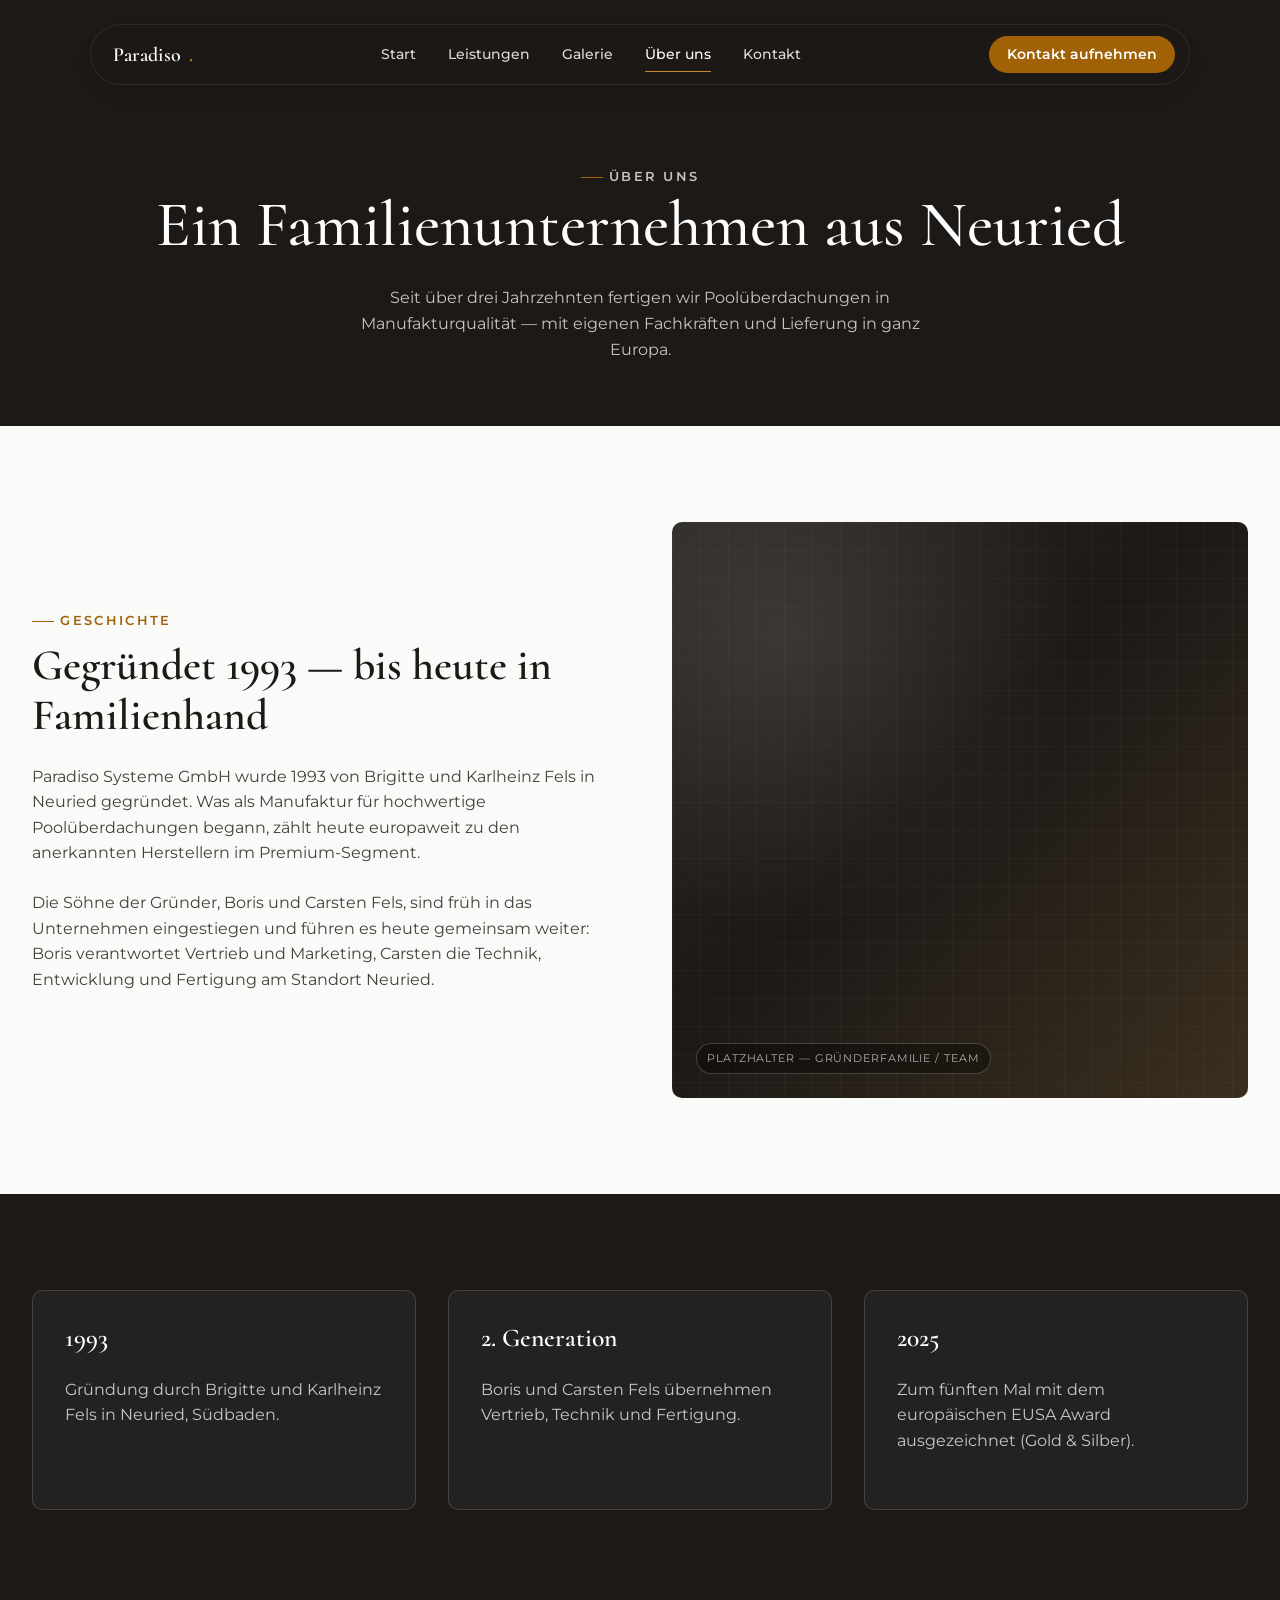
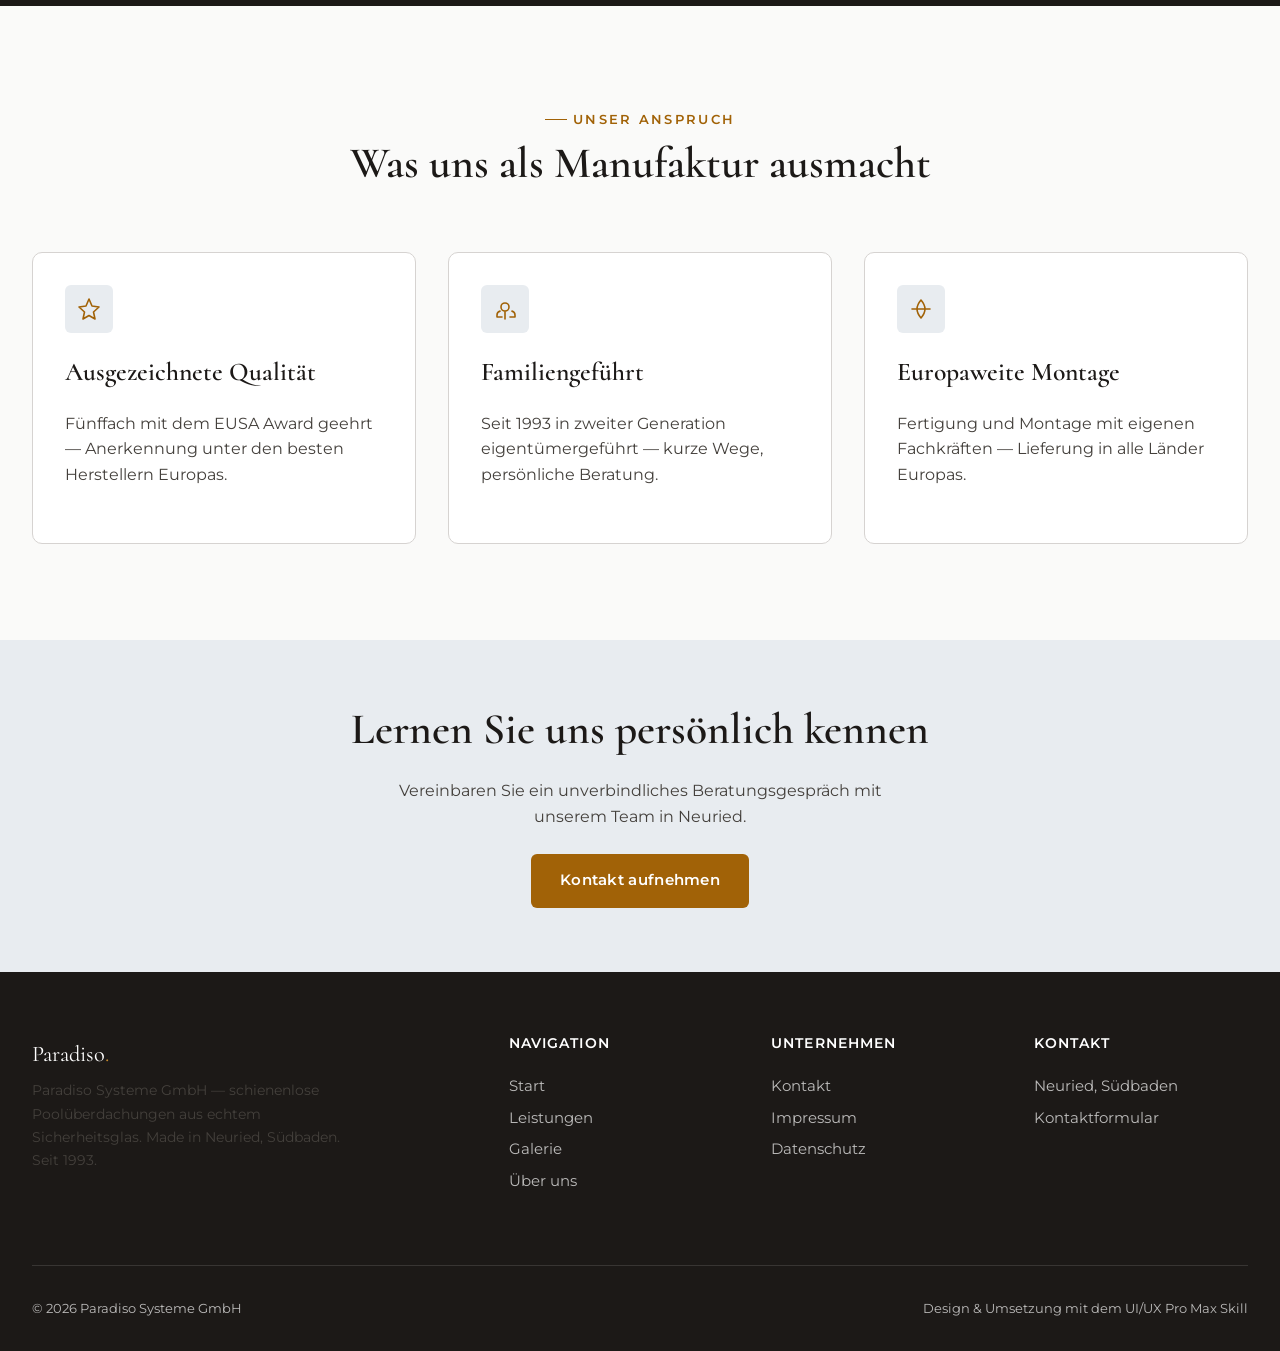
<file: ueber-uns.html>
<!DOCTYPE html>
<html lang="de">
<head>
<meta charset="UTF-8">
<meta name="viewport" content="width=device-width, initial-scale=1.0">
<title>Über uns — Paradiso Poolüberdachungen</title>
<meta name="description" content="Seit 1993 fertigt die Familie Fels in Neuried Poolüberdachungen in Manufakturqualität — mehrfach mit dem EUSA Award ausgezeichnet.">
<link rel="preconnect" href="https://fonts.googleapis.com">
<link rel="stylesheet" href="css/style.css">
</head>
<body>
<a href="#main" class="skip-link">Zum Inhalt springen</a>

<div class="nav-wrap">
  <nav class="nav" aria-label="Hauptnavigation">
    <a href="index.html" class="nav-logo">Paradiso<span>.</span></a>
    <div class="nav-links">
      <a href="index.html">Start</a>
      <a href="leistungen.html">Leistungen</a>
      <a href="galerie.html">Galerie</a>
      <a href="ueber-uns.html" aria-current="page">Über uns</a>
      <a href="kontakt.html">Kontakt</a>
    </div>
    <a href="kontakt.html" class="nav-cta">Kontakt aufnehmen</a>
    <button class="nav-toggle" aria-label="Menü öffnen" aria-expanded="false">
      <svg viewBox="0 0 24 24" fill="none" stroke="currentColor" stroke-width="2" stroke-linecap="round"><line x1="3" y1="6" x2="21" y2="6"/><line x1="3" y1="12" x2="21" y2="12"/><line x1="3" y1="18" x2="21" y2="18"/></svg>
    </button>
  </nav>
</div>

<div class="nav-mobile-panel">
  <button class="nav-mobile-close" aria-label="Menü schließen">
    <svg width="28" height="28" viewBox="0 0 24 24" fill="none" stroke="currentColor" stroke-width="2" stroke-linecap="round"><line x1="18" y1="6" x2="6" y2="18"/><line x1="6" y1="6" x2="18" y2="18"/></svg>
  </button>
  <a href="index.html">Start</a>
  <a href="leistungen.html">Leistungen</a>
  <a href="galerie.html">Galerie</a>
  <a href="ueber-uns.html">Über uns</a>
  <a href="kontakt.html">Kontakt</a>
</div>

<main id="main">

  <header class="page-hero">
    <div class="container">
      <p class="eyebrow" style="justify-content:center;">Über uns</p>
      <h1>Ein Familienunternehmen aus Neuried</h1>
      <p>Seit über drei Jahrzehnten fertigen wir Poolüberdachungen in Manufakturqualität — mit eigenen Fachkräften und Lieferung in ganz Europa.</p>
    </div>
  </header>

  <!-- HISTORY / TIMELINE -->
  <section class="section">
    <div class="container">
      <div class="split">
        <div class="reveal">
          <p class="eyebrow">Geschichte</p>
          <h2>Gegründet 1993 — bis heute in Familienhand</h2>
          <p>Paradiso Systeme GmbH wurde 1993 von Brigitte und Karlheinz Fels in Neuried gegründet. Was als Manufaktur für hochwertige Poolüberdachungen begann, zählt heute europaweit zu den anerkannten Herstellern im Premium-Segment.</p>
          <p>Die Söhne der Gründer, Boris und Carsten Fels, sind früh in das Unternehmen eingestiegen und führen es heute gemeinsam weiter: Boris verantwortet Vertrieb und Marketing, Carsten die Technik, Entwicklung und Fertigung am Standort Neuried.</p>
        </div>
        <div class="media-placeholder ratio-1-1 reveal"><span class="ph-tag">Platzhalter — Gründerfamilie / Team</span></div>
      </div>
    </div>
  </section>

  <!-- TIMELINE STATS -->
  <section class="section section-dark">
    <div class="container">
      <div class="grid grid-3">
        <div class="card reveal" style="background: rgba(255,255,255,0.04); border-color: rgba(255,255,255,0.15);">
          <h3 style="color:#fff;">1993</h3>
          <p style="color:rgba(255,255,255,0.75);">Gründung durch Brigitte und Karlheinz Fels in Neuried, Südbaden.</p>
        </div>
        <div class="card reveal" style="background: rgba(255,255,255,0.04); border-color: rgba(255,255,255,0.15);">
          <h3 style="color:#fff;">2. Generation</h3>
          <p style="color:rgba(255,255,255,0.75);">Boris und Carsten Fels übernehmen Vertrieb, Technik und Fertigung.</p>
        </div>
        <div class="card reveal" style="background: rgba(255,255,255,0.04); border-color: rgba(255,255,255,0.15);">
          <h3 style="color:#fff;">2025</h3>
          <p style="color:rgba(255,255,255,0.75);">Zum fünften Mal mit dem europäischen EUSA Award ausgezeichnet (Gold &amp; Silber).</p>
        </div>
      </div>
    </div>
  </section>

  <!-- VALUES -->
  <section class="section">
    <div class="container">
      <div class="text-center max-w-prose mx-auto" style="margin-bottom: var(--space-2xl);">
        <p class="eyebrow" style="justify-content:center;">Unser Anspruch</p>
        <h2>Was uns als Manufaktur ausmacht</h2>
      </div>
      <div class="grid grid-3">
        <div class="card reveal">
          <div class="icon-badge">
            <svg viewBox="0 0 24 24" fill="none" stroke="currentColor" stroke-width="1.6" stroke-linecap="round" stroke-linejoin="round"><path d="M12 2l3 7 7 1-5.5 5 1.5 7-6-3.5L6 22l1.5-7L2 10l7-1 3-7z"/></svg>
          </div>
          <h3>Ausgezeichnete Qualität</h3>
          <p>Fünffach mit dem EUSA Award geehrt — Anerkennung unter den besten Herstellern Europas.</p>
        </div>
        <div class="card reveal">
          <div class="icon-badge">
            <svg viewBox="0 0 24 24" fill="none" stroke="currentColor" stroke-width="1.6" stroke-linecap="round" stroke-linejoin="round"><path d="M17 20h5v-2a4 4 0 0 0-3-3.87M9 20H4v-2a4 4 0 0 1 3-3.87m5-8.13a4 4 0 1 1 0 8 4 4 0 0 1 0-8zm0 8v8"/></svg>
          </div>
          <h3>Familiengeführt</h3>
          <p>Seit 1993 in zweiter Generation eigentümergeführt — kurze Wege, persönliche Beratung.</p>
        </div>
        <div class="card reveal">
          <div class="icon-badge">
            <svg viewBox="0 0 24 24" fill="none" stroke="currentColor" stroke-width="1.6" stroke-linecap="round" stroke-linejoin="round"><path d="M3 12h18M12 3c2.5 3 4 6.5 4 9s-1.5 6-4 9c-2.5-3-4-6.5-4-9s1.5-6 4-9z"/></svg>
          </div>
          <h3>Europaweite Montage</h3>
          <p>Fertigung und Montage mit eigenen Fachkräften — Lieferung in alle Länder Europas.</p>
        </div>
      </div>
    </div>
  </section>

  <section class="section-sm section-muted text-center">
    <div class="container">
      <h2>Lernen Sie uns persönlich kennen</h2>
      <p class="mx-auto" style="max-width:520px;">Vereinbaren Sie ein unverbindliches Beratungsgespräch mit unserem Team in Neuried.</p>
      <a href="kontakt.html" class="btn btn-primary">Kontakt aufnehmen</a>
    </div>
  </section>

</main>

<footer class="footer">
  <div class="container">
    <div class="footer-grid">
      <div>
        <div class="footer-logo">Paradiso<span>.</span></div>
        <p style="max-width: 320px; font-size:0.9rem;">Paradiso Systeme GmbH — schienenlose Poolüberdachungen aus echtem Sicherheitsglas. Made in Neuried, Südbaden. Seit 1993.</p>
      </div>
      <div>
        <h4>Navigation</h4>
        <ul>
          <li><a href="index.html">Start</a></li>
          <li><a href="leistungen.html">Leistungen</a></li>
          <li><a href="galerie.html">Galerie</a></li>
          <li><a href="ueber-uns.html">Über uns</a></li>
        </ul>
      </div>
      <div>
        <h4>Unternehmen</h4>
        <ul>
          <li><a href="kontakt.html">Kontakt</a></li>
          <li><a href="impressum.html">Impressum</a></li>
          <li><a href="datenschutz.html">Datenschutz</a></li>
        </ul>
      </div>
      <div>
        <h4>Kontakt</h4>
        <ul>
          <li>Neuried, Südbaden</li>
          <li><a href="kontakt.html">Kontaktformular</a></li>
        </ul>
      </div>
    </div>
    <div class="footer-bottom">
      <span>© <span id="year"></span> Paradiso Systeme GmbH</span>
      <span>Design &amp; Umsetzung mit dem UI/UX Pro Max Skill</span>
    </div>
  </div>
</footer>

<script>document.getElementById('year').textContent = new Date().getFullYear();</script>
<script src="js/main.js"></script>
</body>
</html>
</file>
<file: css/styles.css>
/* ==========================================================================
   Poolüberdachung Vergleich — Empfehlungsseite für Paradiso Systeme GmbH
   Design-System: Liquid-Glass-Akzente auf warmem Schwarz/Gold (siehe
   ui-ux-pro-max Design-System-Report: Premium black + gold accent)
   ========================================================================== */

@import url('https://fonts.googleapis.com/css2?family=Cormorant:wght@400;500;600;700&family=Montserrat:wght@300;400;500;600;700&display=swap');

:root {
  --color-primary: #1C1917;
  --color-on-primary: #FFFFFF;
  --color-secondary: #44403C;
  --color-on-secondary: #FFFFFF;
  --color-accent: #A16207;
  --color-accent-light: #D4A537;
  --color-on-accent: #FFFFFF;
  --color-background: #FAFAF9;
  --color-foreground: #0C0A09;
  --color-card: #FFFFFF;
  --color-card-foreground: #0C0A09;
  --color-muted: #F0EEEC;
  --color-muted-foreground: #57534E;
  --color-border: #D6D3D1;
  --color-ring: #1C1917;

  --font-display: 'Cormorant', Georgia, serif;
  --font-body: 'Montserrat', -apple-system, BlinkMacSystemFont, sans-serif;

  --space-1: 4px;
  --space-2: 8px;
  --space-3: 16px;
  --space-4: 24px;
  --space-5: 32px;
  --space-6: 48px;
  --space-7: 64px;
  --space-8: 96px;

  --radius-sm: 6px;
  --radius-md: 12px;
  --radius-lg: 20px;

  --shadow-card: 0 1px 2px rgba(28,25,23,0.06), 0 8px 24px rgba(28,25,23,0.08);
  --shadow-glow: 0 0 0 1px rgba(161,98,7,0.25), 0 12px 40px rgba(161,98,7,0.18);

  --duration-fast: 150ms;
  --duration-base: 250ms;
  --duration-slow: 450ms;
  --ease-out: cubic-bezier(0.16, 1, 0.3, 1);

  color-scheme: light;
}

@media (prefers-color-scheme: dark) {
  :root {
    --color-background: #0C0A09;
    --color-foreground: #FAFAF9;
    --color-card: #1C1917;
    --color-card-foreground: #FAFAF9;
    --color-muted: #292524;
    --color-muted-foreground: #A8A29E;
    --color-border: #44403C;
    --shadow-card: 0 1px 2px rgba(0,0,0,0.4), 0 8px 24px rgba(0,0,0,0.45);
    color-scheme: dark;
  }
}

*, *::before, *::after { box-sizing: border-box; }
html { scroll-behavior: smooth; }
@media (prefers-reduced-motion: reduce) {
  html { scroll-behavior: auto; }
  *, *::before, *::after {
    animation-duration: 0.001ms !important;
    animation-iteration-count: 1 !important;
    transition-duration: 0.001ms !important;
    scroll-behavior: auto !important;
  }
}

body {
  margin: 0;
  min-height: 100dvh;
  background: var(--color-background);
  color: var(--color-foreground);
  font-family: var(--font-body);
  font-size: 16px;
  line-height: 1.6;
  -webkit-font-smoothing: antialiased;
}

img, svg { max-width: 100%; display: block; }
a { color: inherit; }
h1, h2, h3, h4 {
  font-family: var(--font-display);
  font-weight: 600;
  line-height: 1.15;
  margin: 0 0 var(--space-3);
}
p { margin: 0 0 var(--space-3); color: var(--color-muted-foreground); }

.container {
  width: 100%;
  max-width: 1200px;
  margin: 0 auto;
  padding: 0 var(--space-4);
}

.skip-link {
  position: absolute;
  left: -9999px;
  top: 0;
  z-index: 1000;
  background: var(--color-accent);
  color: var(--color-on-accent);
  padding: var(--space-2) var(--space-3);
  border-radius: var(--radius-sm);
}
.skip-link:focus {
  left: var(--space-3);
  top: var(--space-3);
}

a:focus-visible,
button:focus-visible,
[tabindex]:focus-visible {
  outline: 2px solid var(--color-accent);
  outline-offset: 3px;
  border-radius: var(--radius-sm);
}

/* ---------- Buttons ---------- */
.btn {
  display: inline-flex;
  align-items: center;
  gap: var(--space-2);
  font-family: var(--font-body);
  font-weight: 600;
  font-size: 0.95rem;
  letter-spacing: 0.01em;
  padding: 14px 28px;
  border-radius: 999px;
  border: 1px solid transparent;
  cursor: pointer;
  text-decoration: none;
  min-height: 48px;
  transition: transform var(--duration-base) var(--ease-out),
              box-shadow var(--duration-base) var(--ease-out),
              background var(--duration-base) var(--ease-out);
}
.btn:hover { transform: translateY(-2px); }
.btn:active { transform: translateY(0); }
.btn-primary {
  background: var(--color-accent);
  color: var(--color-on-accent);
  box-shadow: var(--shadow-glow);
}
.btn-primary:hover { background: var(--color-accent-light); }
.btn-outline {
  background: transparent;
  border-color: rgba(255,255,255,0.35);
  color: var(--color-on-primary);
}
.btn-outline:hover { background: rgba(255,255,255,0.1); }
.btn-ghost {
  background: transparent;
  border-color: var(--color-border);
  color: var(--color-foreground);
}
.btn-ghost:hover { background: var(--color-muted); }
.btn svg { width: 18px; height: 18px; flex-shrink: 0; }

/* ---------- Header / Nav ---------- */
.site-header {
  position: sticky;
  top: 0;
  z-index: 100;
  background: rgba(28,25,23,0.72);
  backdrop-filter: blur(16px) saturate(140%);
  -webkit-backdrop-filter: blur(16px) saturate(140%);
  border-bottom: 1px solid rgba(255,255,255,0.08);
}
.nav {
  display: flex;
  align-items: center;
  justify-content: space-between;
  padding: var(--space-3) 0;
}
.brand {
  display: flex;
  flex-direction: column;
  text-decoration: none;
  color: var(--color-on-primary);
  line-height: 1.1;
}
.brand-name {
  font-family: var(--font-display);
  font-size: 1.5rem;
  font-weight: 700;
  letter-spacing: 0.02em;
}
.brand-tag {
  font-size: 0.68rem;
  text-transform: uppercase;
  letter-spacing: 0.14em;
  color: var(--color-accent-light);
}
.nav-links {
  display: flex;
  align-items: center;
  gap: var(--space-5);
  list-style: none;
  margin: 0;
  padding: 0;
}
.nav-links a {
  color: rgba(255,255,255,0.85);
  text-decoration: none;
  font-size: 0.92rem;
  font-weight: 500;
  padding: var(--space-2) 0;
  border-bottom: 2px solid transparent;
  transition: color var(--duration-fast), border-color var(--duration-fast);
}
.nav-links a:hover { color: #fff; border-color: var(--color-accent); }
.nav-cta { display: flex; align-items: center; gap: var(--space-3); }
.nav-toggle {
  display: none;
  background: transparent;
  border: 1px solid rgba(255,255,255,0.3);
  border-radius: var(--radius-sm);
  width: 44px;
  height: 44px;
  padding: 0;
  align-items: center;
  justify-content: center;
  color: #fff;
  cursor: pointer;
  flex-shrink: 0;
}
.nav-toggle svg { width: 22px; height: 22px; flex-shrink: 0; }

@media (max-width: 860px) {
  .nav-links { display: none; }
  .nav-toggle { display: inline-flex; }
  .nav.is-open .nav-links {
    display: flex;
    flex-direction: column;
    align-items: stretch;
    gap: 0;
    position: absolute;
    top: 100%;
    left: 0;
    right: 0;
    background: #1C1917;
    padding: var(--space-2) var(--space-4) var(--space-4);
    border-bottom: 1px solid rgba(255,255,255,0.08);
    box-shadow: 0 16px 32px rgba(0,0,0,0.35);
  }
  .nav.is-open .nav-links a {
    padding: var(--space-3) 0;
    min-height: 44px;
    display: flex;
    align-items: center;
    border-bottom: 1px solid rgba(255,255,255,0.08);
  }
  .nav.is-open .nav-links li:last-child a { border-bottom: none; }
}

/* ---------- Hero ---------- */
.hero {
  position: relative;
  overflow: hidden;
  background: radial-gradient(ellipse 90% 70% at 50% -10%, #3a2f14 0%, var(--color-primary) 55%),
              var(--color-primary);
  color: var(--color-on-primary);
  padding: var(--space-8) 0 var(--space-7);
}
.hero-grid {
  display: grid;
  grid-template-columns: 1.1fr 0.9fr;
  gap: var(--space-6);
  align-items: center;
}
.eyebrow {
  display: inline-flex;
  align-items: center;
  gap: var(--space-2);
  font-size: 0.78rem;
  letter-spacing: 0.16em;
  text-transform: uppercase;
  color: var(--color-accent-light);
  margin-bottom: var(--space-4);
}
.eyebrow::before {
  content: "";
  width: 28px;
  height: 1px;
  background: var(--color-accent-light);
}
.hero h1 {
  font-size: clamp(2.25rem, 4.2vw, 3.4rem);
  color: #fff;
  max-width: 16ch;
}
.hero h1 em {
  font-style: normal;
  color: var(--color-accent-light);
}
.hero-lead {
  font-size: 1.1rem;
  color: rgba(255,255,255,0.75);
  max-width: 52ch;
  margin-bottom: var(--space-5);
}
.hero-actions {
  display: flex;
  flex-wrap: wrap;
  gap: var(--space-3);
  margin-bottom: var(--space-6);
}
.hero-stats {
  display: flex;
  gap: var(--space-6);
  flex-wrap: wrap;
}
.hero-stat strong {
  display: block;
  font-family: var(--font-display);
  font-size: 1.8rem;
  color: #fff;
}
.hero-stat span {
  font-size: 0.8rem;
  color: rgba(255,255,255,0.6);
}
.hero-visual {
  position: relative;
  aspect-ratio: 4 / 5;
  border-radius: var(--radius-lg);
  background: rgba(255,255,255,0.06);
  border: 1px solid rgba(255,255,255,0.12);
  overflow: hidden;
  box-shadow: var(--shadow-glow);
}
.hero-visual img {
  width: 100%;
  height: 100%;
  object-fit: cover;
}

@media (max-width: 900px) {
  .hero-grid { grid-template-columns: 1fr; }
  .hero-visual { max-width: 420px; margin: 0 auto; }
}

@media (max-width: 600px) {
  .hero { padding: var(--space-7) 0 var(--space-6); }
  .hero-actions { flex-direction: column; margin-bottom: var(--space-5); }
  .hero-actions .btn { width: 100%; justify-content: center; }
  .hero-stats {
    display: grid;
    grid-template-columns: repeat(3, 1fr);
    gap: var(--space-3);
  }
  .hero-stat strong { font-size: 1.4rem; }
  .hero-stat span { font-size: 0.72rem; }
}

/* ---------- Sections ---------- */
section { padding: var(--space-8) 0; }
@media (max-width: 600px) {
  section { padding: var(--space-6) 0; }
}
.section-head {
  max-width: 640px;
  margin: 0 auto var(--space-6);
  text-align: center;
}
.section-head .eyebrow { justify-content: center; color: var(--color-accent); }
.section-head .eyebrow::before, .section-head .eyebrow::after {
  background: var(--color-accent);
}
.section-head h2 { font-size: clamp(1.8rem, 3vw, 2.5rem); }
.section-head p { max-width: 56ch; margin-inline: auto; }

/* Content is visible by default (no-JS / slow-JS safe). The hidden
   pre-reveal state only applies once main.js confirms it is running
   (html.js) and confirms observer support (html.js-observed), so a
   failed or delayed script never hides page content. */
.reveal { opacity: 1; transform: none; }
html.js-observed .reveal {
  opacity: 0;
  transform: translateY(16px);
  transition: opacity var(--duration-slow) var(--ease-out),
              transform var(--duration-slow) var(--ease-out);
}
html.js-observed .reveal.is-visible { opacity: 1; transform: none; }
@media (prefers-reduced-motion: reduce) {
  html.js-observed .reveal { opacity: 1; transform: none; }
}

/* ---------- Intro stat cards ---------- */
.stat-grid {
  display: grid;
  grid-template-columns: repeat(3, 1fr);
  gap: var(--space-4);
}
.stat-card {
  background: var(--color-card);
  border: 1px solid var(--color-border);
  border-radius: var(--radius-md);
  padding: var(--space-5);
  box-shadow: var(--shadow-card);
}
.icon-badge {
  width: 48px;
  height: 48px;
  border-radius: var(--radius-md);
  background: var(--color-muted);
  color: var(--color-accent);
  display: flex;
  align-items: center;
  justify-content: center;
  margin-bottom: var(--space-3);
}
.icon-badge svg { width: 24px; height: 24px; }
.stat-card h3 { font-size: 1.15rem; color: var(--color-card-foreground); }
.stat-card p { margin-bottom: 0; font-size: 0.95rem; }

@media (max-width: 760px) {
  .stat-grid { grid-template-columns: 1fr; }
}

/* ---------- Comparison table ---------- */
.compare-scroll { overflow-x: auto; -webkit-overflow-scrolling: touch; }
.compare-table {
  width: 100%;
  border-collapse: separate;
  border-spacing: 0;
  min-width: 720px;
  background: var(--color-card);
  border-radius: var(--radius-md);
  overflow: hidden;
  box-shadow: var(--shadow-card);
}
.compare-table caption { caption-side: top; text-align: left; padding: 0 0 var(--space-3); color: var(--color-muted-foreground); font-size: 0.9rem; }
.compare-table th, .compare-table td {
  padding: var(--space-3) var(--space-4);
  text-align: left;
  border-bottom: 1px solid var(--color-border);
  font-size: 0.94rem;
}
.compare-table thead th {
  font-family: var(--font-body);
  font-weight: 600;
  color: var(--color-card-foreground);
  background: var(--color-muted);
  white-space: nowrap;
}
.compare-table tbody th {
  font-weight: 600;
  color: var(--color-card-foreground);
  white-space: nowrap;
}
.compare-table .col-highlight {
  background: rgba(161,98,7,0.07);
  border-left: 2px solid var(--color-accent);
  border-right: 2px solid var(--color-accent);
  font-weight: 600;
}
.compare-table thead th.col-highlight {
  background: var(--color-accent);
  color: var(--color-on-accent);
  border-color: var(--color-accent);
}
.compare-table tr:last-child td, .compare-table tr:last-child th { border-bottom: none; }
.check-yes { color: #15803D; font-weight: 600; }
.check-partial { color: var(--color-accent); font-weight: 600; }
.check-no { color: var(--color-muted-foreground); }

/* Below 700px the table becomes a stack of label/value cards per row,
   so the highlighted Paradiso column is always visible without
   horizontal scrolling (which used to hide it off-screen). */
@media (max-width: 700px) {
  .compare-scroll { overflow-x: visible; }
  .compare-table { min-width: 0; box-shadow: none; background: transparent; border-spacing: 0 var(--space-4); border-collapse: separate; }
  .compare-table thead { display: none; }
  .compare-table tbody { display: block; }
  .compare-table tr {
    display: block;
    background: var(--color-card);
    border: 1px solid var(--color-border);
    border-radius: var(--radius-md);
    box-shadow: var(--shadow-card);
    overflow: hidden;
    margin-bottom: var(--space-4);
  }
  .compare-table tr:last-child { margin-bottom: 0; }
  .compare-table tbody th[scope="row"] {
    display: block;
    background: var(--color-muted);
    padding: var(--space-3) var(--space-4);
    font-size: 1rem;
    border-bottom: 1px solid var(--color-border);
  }
  .compare-table td {
    display: flex;
    align-items: baseline;
    justify-content: space-between;
    gap: var(--space-4);
    padding: var(--space-2) var(--space-4);
    border-bottom: 1px solid var(--color-border);
  }
  .compare-table tr td:last-of-type { border-bottom: none; }
  .compare-table td::before {
    content: attr(data-label);
    flex-shrink: 0;
    font-weight: 600;
    font-size: 0.78rem;
    text-transform: uppercase;
    letter-spacing: 0.03em;
    color: var(--color-muted-foreground);
    max-width: 42%;
  }
  .compare-table td.col-highlight {
    border-left: none;
    border-right: none;
    border-top: 2px solid var(--color-accent);
  }
  .compare-table td.col-highlight::before { color: var(--color-accent); }
}

/* ---------- USP / advantage cards ---------- */
.usp-grid {
  display: grid;
  grid-template-columns: repeat(3, 1fr);
  gap: var(--space-4);
}
.usp-card {
  padding: var(--space-5);
  border-radius: var(--radius-md);
  background: var(--color-card);
  border: 1px solid var(--color-border);
  box-shadow: var(--shadow-card);
}
.usp-card h3 { font-size: 1.2rem; color: var(--color-card-foreground); margin-bottom: var(--space-2); }
.usp-card p { font-size: 0.95rem; margin-bottom: 0; }

@media (max-width: 900px) {
  .usp-grid { grid-template-columns: repeat(2, 1fr); }
}
@media (max-width: 600px) {
  .usp-grid { grid-template-columns: 1fr; }
}

.section-alt { background: var(--color-muted); }

/* ---------- Model cards ---------- */
.model-grid {
  display: grid;
  grid-template-columns: repeat(3, 1fr);
  gap: var(--space-4);
}
.model-card {
  display: flex;
  flex-direction: column;
  background: var(--color-card);
  border: 1px solid var(--color-border);
  border-radius: var(--radius-lg);
  overflow: hidden;
  box-shadow: var(--shadow-card);
}
.model-visual {
  aspect-ratio: 16 / 10;
  overflow: hidden;
  background: linear-gradient(160deg, var(--color-primary), var(--color-secondary));
}
.model-visual img {
  width: 100%;
  height: 100%;
  object-fit: cover;
  display: block;
}
.model-body { padding: var(--space-4); display: flex; flex-direction: column; gap: var(--space-2); flex: 1; }
.model-body h3 { font-size: 1.25rem; margin-bottom: 0; color: var(--color-card-foreground); }
.model-tag { font-size: 0.72rem; text-transform: uppercase; letter-spacing: 0.1em; color: var(--color-accent); font-weight: 600; }
.model-body p { font-size: 0.93rem; flex: 1; }
.model-body .btn { align-self: flex-start; margin-top: auto; }

@media (max-width: 900px) {
  .model-grid { grid-template-columns: 1fr; }
}

/* ---------- Gallery ---------- */
.gallery-grid {
  display: grid;
  grid-template-columns: repeat(4, 1fr);
  gap: var(--space-4);
}
.gallery-item {
  margin: 0;
  border-radius: var(--radius-md);
  overflow: hidden;
  background: var(--color-card);
  border: 1px solid var(--color-border);
  box-shadow: var(--shadow-card);
}
.gallery-item .gallery-media {
  aspect-ratio: 4 / 5;
  overflow: hidden;
}
.gallery-item img {
  width: 100%;
  height: 100%;
  object-fit: cover;
  display: block;
}
.gallery-item figcaption {
  padding: var(--space-3);
  font-size: 0.85rem;
  color: var(--color-muted-foreground);
}
@media (max-width: 1024px) {
  .gallery-item figcaption { padding: var(--space-2); font-size: 0.78rem; line-height: 1.35; }
}

@media (max-width: 1024px) {
  .gallery-grid { grid-template-columns: repeat(2, 1fr); gap: var(--space-3); }
}

/* ---------- Press / recognition ---------- */
.press-grid {
  display: grid;
  grid-template-columns: repeat(4, 1fr);
  gap: var(--space-4);
}
@media (max-width: 1024px) {
  .press-grid { grid-template-columns: repeat(2, 1fr); }
}
@media (max-width: 560px) {
  .press-grid { grid-template-columns: 1fr; }
}
.press-card {
  padding: var(--space-4);
  border: 1px solid var(--color-border);
  border-radius: var(--radius-md);
  background: var(--color-card);
  display: flex;
  flex-direction: column;
  gap: var(--space-2);
}
.press-card .icon-badge { margin-bottom: 0; }
.press-card a {
  margin-top: auto;
  display: inline-flex;
  align-items: center;
  gap: var(--space-1);
  color: var(--color-accent);
  font-weight: 600;
  text-decoration: none;
  font-size: 0.9rem;
}
.press-card a:hover { text-decoration: underline; }
.press-card a svg { width: 16px; height: 16px; }

/* ---------- FAQ ---------- */
.faq-list {
  max-width: 780px;
  margin: 0 auto;
  display: flex;
  flex-direction: column;
  gap: var(--space-3);
}
.faq-item {
  background: var(--color-card);
  border: 1px solid var(--color-border);
  border-radius: var(--radius-md);
  padding: 0 var(--space-4);
  box-shadow: var(--shadow-card);
}
.faq-item summary {
  cursor: pointer;
  font-family: var(--font-display);
  font-weight: 600;
  font-size: 1.1rem;
  color: var(--color-card-foreground);
  list-style: none;
  display: flex;
  align-items: center;
  justify-content: space-between;
  gap: var(--space-3);
  min-height: 44px;
  padding: var(--space-3) 0;
}
.faq-item summary::-webkit-details-marker { display: none; }
.faq-item summary::after {
  content: "+";
  flex-shrink: 0;
  font-family: var(--font-body);
  font-size: 1.4rem;
  color: var(--color-accent);
  transition: transform var(--duration-base) var(--ease-out);
}
.faq-item[open] summary::after { transform: rotate(45deg); }
.faq-item p { margin: 0; padding-bottom: var(--space-4); font-size: 0.95rem; }

/* ---------- Final CTA ---------- */
.cta-band {
  background: var(--color-primary);
  color: var(--color-on-primary);
  border-radius: var(--radius-lg);
  padding: var(--space-7) var(--space-6);
  display: grid;
  grid-template-columns: 1.2fr 0.8fr;
  gap: var(--space-6);
  align-items: center;
}
.cta-band h2 { color: #fff; }
.cta-band p { color: rgba(255,255,255,0.75); }
.contact-card {
  background: rgba(255,255,255,0.06);
  border: 1px solid rgba(255,255,255,0.14);
  border-radius: var(--radius-md);
  padding: var(--space-4);
}
.contact-list { list-style: none; margin: 0 0 var(--space-4); padding: 0; display: flex; flex-direction: column; gap: var(--space-3); }
.contact-list li { display: flex; align-items: flex-start; gap: var(--space-3); font-size: 0.94rem; color: rgba(255,255,255,0.9); }
.contact-list svg { width: 20px; height: 20px; color: var(--color-accent-light); flex-shrink: 0; margin-top: 2px; }
.contact-list a { color: inherit; text-decoration: none; }
.contact-list a:hover { text-decoration: underline; }

@media (max-width: 900px) {
  .cta-band { grid-template-columns: 1fr; padding: var(--space-6) var(--space-4); }
}

/* ---------- Footer ---------- */
.site-footer {
  background: #0C0A09;
  color: rgba(255,255,255,0.65);
  padding: var(--space-7) 0 var(--space-4);
  font-size: 0.9rem;
}
.footer-grid {
  display: grid;
  grid-template-columns: 1.4fr 1fr 1fr 1fr;
  gap: var(--space-5);
  margin-bottom: var(--space-6);
}
.footer-grid h4 {
  font-family: var(--font-body);
  color: #fff;
  font-size: 0.85rem;
  text-transform: uppercase;
  letter-spacing: 0.08em;
  margin-bottom: var(--space-3);
}
.footer-grid ul { list-style: none; margin: 0; padding: 0; display: flex; flex-direction: column; gap: var(--space-2); }
.footer-grid a { color: rgba(255,255,255,0.65); text-decoration: none; }
.footer-grid a:hover { color: #fff; }
.footer-bottom {
  border-top: 1px solid rgba(255,255,255,0.1);
  padding-top: var(--space-4);
  display: flex;
  justify-content: space-between;
  flex-wrap: wrap;
  gap: var(--space-3);
  font-size: 0.8rem;
  color: rgba(255,255,255,0.6);
}
.disclaimer { max-width: 900px; margin-bottom: var(--space-4); font-size: 0.8rem; color: rgba(255,255,255,0.6); }

@media (max-width: 860px) {
  .footer-grid { grid-template-columns: 1fr 1fr; }
}
@media (max-width: 520px) {
  .footer-grid { grid-template-columns: 1fr; }
}

/* ---------- Simple content pages (Impressum/Datenschutz) ---------- */
.legal-page main {
  max-width: 760px;
  margin: 0 auto;
  padding: var(--space-7) var(--space-4) var(--space-8);
}
.legal-page h1 { font-size: 2.2rem; margin-bottom: var(--space-5); }
.legal-page h2 { font-size: 1.3rem; margin-top: var(--space-6); }
.legal-page address { font-style: normal; }
.legal-page ul { padding-left: 1.2em; color: var(--color-muted-foreground); }
.placeholder { background: rgba(161,98,7,0.12); color: var(--color-accent); padding: 1px 6px; border-radius: 4px; font-weight: 600; }
</file>
<file: css/style.css>
/* ==========================================================================
   Paradiso Poolüberdachungen — Design System
   Style: "Liquid Glass" premium (Variance 4 · Motion 5 · Density 3/spacious)
   ========================================================================== */

@import url('https://fonts.googleapis.com/css2?family=Cormorant:wght@400;500;600;700&family=Montserrat:wght@300;400;500;600;700&display=swap');

:root {
  /* Colors */
  --color-primary: #1C1917;
  --color-on-primary: #FFFFFF;
  --color-secondary: #44403C;
  --color-on-secondary: #FFFFFF;
  --color-accent: #A16207;
  --color-accent-light: #C68A2E;
  --color-on-accent: #FFFFFF;
  --color-background: #FAFAF9;
  --color-foreground: #0C0A09;
  --color-card: #FFFFFF;
  --color-card-foreground: #0C0A09;
  --color-muted: #E8ECF0;
  --color-muted-foreground: #475569;
  --color-border: #D6D3D1;
  --color-ring: #1C1917;

  /* Spacing (spacious) */
  --space-xs: 0.25rem;
  --space-sm: 0.5rem;
  --space-md: 1.5rem;
  --space-lg: 2rem;
  --space-xl: 3rem;
  --space-2xl: 4rem;
  --space-3xl: 6rem;

  /* Shadows */
  --shadow-sm: 0 1px 2px rgba(0,0,0,0.05);
  --shadow-md: 0 4px 6px rgba(0,0,0,0.1);
  --shadow-lg: 0 10px 15px rgba(0,0,0,0.1);
  --shadow-xl: 0 20px 25px rgba(0,0,0,0.15);

  /* Type */
  --font-heading: 'Cormorant', serif;
  --font-body: 'Montserrat', sans-serif;

  --container-max: 1280px;
  --radius-sm: 6px;
  --radius-md: 10px;
  --radius-lg: 16px;
}

*, *::before, *::after { box-sizing: border-box; }
html { scroll-behavior: smooth; }
@media (prefers-reduced-motion: reduce) {
  html { scroll-behavior: auto; }
  *, *::before, *::after { animation-duration: 0.01ms !important; animation-iteration-count: 1 !important; transition-duration: 0.01ms !important; scroll-behavior: auto !important; }
}

body {
  margin: 0;
  font-family: var(--font-body);
  color: var(--color-foreground);
  background: var(--color-background);
  line-height: 1.6;
  font-size: 16px;
  -webkit-font-smoothing: antialiased;
}

h1, h2, h3, h4 {
  font-family: var(--font-heading);
  font-weight: 600;
  line-height: 1.15;
  margin: 0 0 var(--space-md);
  color: var(--color-primary);
}
h1 { font-size: clamp(2.5rem, 5vw, 4.5rem); font-weight: 500; }
h2 { font-size: clamp(1.9rem, 3.4vw, 3rem); }
h3 { font-size: clamp(1.4rem, 2vw, 1.9rem); }
p { margin: 0 0 var(--space-md); color: var(--color-secondary); }
a { color: inherit; text-decoration: none; }
img, svg { display: block; max-width: 100%; }
ul { padding: 0; margin: 0; list-style: none; }
button { font-family: inherit; }

.eyebrow {
  display: inline-flex;
  align-items: center;
  gap: 0.5em;
  font-family: var(--font-body);
  font-size: 0.8rem;
  font-weight: 600;
  letter-spacing: 0.18em;
  text-transform: uppercase;
  color: var(--color-accent);
  margin-bottom: var(--space-sm);
}
.eyebrow::before {
  content: '';
  width: 22px;
  height: 1px;
  background: var(--color-accent);
}

.container {
  width: 100%;
  max-width: var(--container-max);
  margin: 0 auto;
  padding: 0 var(--space-lg);
}
@media (max-width: 640px) {
  .container { padding: 0 var(--space-md); }
}

.section { padding: var(--space-3xl) 0; }
.section-sm { padding: var(--space-2xl) 0; }
.section-dark { background: var(--color-primary); color: var(--color-on-primary); }
.section-dark h1, .section-dark h2, .section-dark h3, .section-dark h4 { color: var(--color-on-primary); }
.section-dark p { color: #D6D3D1; }
.section-muted { background: var(--color-muted); }

/* ---------- Buttons ---------- */
.btn {
  display: inline-flex;
  align-items: center;
  gap: 0.6em;
  padding: 0.85em 1.8em;
  border-radius: var(--radius-sm);
  font-weight: 600;
  font-size: 0.95rem;
  letter-spacing: 0.02em;
  cursor: pointer;
  border: 2px solid transparent;
  transition: transform 200ms ease, box-shadow 200ms ease, background-color 200ms ease, color 200ms ease, border-color 200ms ease;
  white-space: nowrap;
}
.btn-primary { background: var(--color-accent); color: var(--color-on-accent); }
.btn-primary:hover { background: var(--color-accent-light); transform: translateY(-2px); box-shadow: var(--shadow-md); }
.btn-outline { background: transparent; color: var(--color-on-primary); border-color: rgba(255,255,255,0.5); }
.btn-outline:hover { border-color: #fff; background: rgba(255,255,255,0.08); transform: translateY(-2px); }
.btn-outline-dark { background: transparent; color: var(--color-primary); border-color: var(--color-primary); }
.btn-outline-dark:hover { background: var(--color-primary); color: var(--color-on-primary); transform: translateY(-2px); }
.btn:focus-visible { outline: 3px solid var(--color-accent); outline-offset: 2px; }

/* ---------- Navbar (floating pill, glass) ---------- */
.nav-wrap {
  position: fixed;
  top: var(--space-md);
  left: 0;
  right: 0;
  z-index: 100;
  display: flex;
  justify-content: center;
  padding: 0 var(--space-md);
}
.nav {
  width: 100%;
  max-width: 1100px;
  display: flex;
  align-items: center;
  justify-content: space-between;
  gap: var(--space-lg);
  padding: 0.7rem 0.9rem 0.7rem 1.4rem;
  background: rgba(28, 25, 23, 0.62);
  backdrop-filter: blur(16px) saturate(160%);
  -webkit-backdrop-filter: blur(16px) saturate(160%);
  border: 1px solid rgba(255,255,255,0.08);
  border-radius: 999px;
  box-shadow: var(--shadow-lg);
  transition: background-color 250ms ease;
}
.nav-logo {
  font-family: var(--font-heading);
  font-size: 1.25rem;
  font-weight: 600;
  color: #fff;
  letter-spacing: 0.02em;
  display: flex;
  align-items: baseline;
  gap: 0.35em;
}
.nav-logo span { color: var(--color-accent-light); }
.nav-links {
  display: flex;
  align-items: center;
  gap: var(--space-lg);
}
.nav-links a {
  color: rgba(255,255,255,0.85);
  font-size: 0.9rem;
  font-weight: 500;
  padding: 0.4em 0;
  border-bottom: 1px solid transparent;
  transition: color 200ms ease, border-color 200ms ease;
}
.nav-links a:hover, .nav-links a[aria-current="page"] { color: #fff; border-color: var(--color-accent-light); }
.nav-cta {
  padding: 0.55em 1.3em;
  border-radius: 999px;
  background: var(--color-accent);
  color: #fff;
  font-size: 0.85rem;
  font-weight: 600;
  transition: background-color 200ms ease, transform 200ms ease;
  cursor: pointer;
}
.nav-cta:hover { background: var(--color-accent-light); transform: translateY(-1px); }
.nav-toggle {
  display: none;
  background: transparent;
  border: none;
  color: #fff;
  cursor: pointer;
  padding: 0.4rem;
}
.nav-toggle svg { width: 26px; height: 26px; }

.nav-mobile-panel {
  position: fixed;
  inset: 0;
  z-index: 99;
  background: var(--color-primary);
  display: flex;
  flex-direction: column;
  align-items: center;
  justify-content: center;
  gap: var(--space-lg);
  transform: translateY(-100%);
  opacity: 0;
  transition: transform 320ms ease, opacity 320ms ease;
  visibility: hidden;
}
.nav-mobile-panel.is-open { transform: translateY(0); opacity: 1; visibility: visible; }
.nav-mobile-panel a { color: #fff; font-family: var(--font-heading); font-size: 1.9rem; }
.nav-mobile-close { position: absolute; top: var(--space-lg); right: var(--space-lg); background: none; border: none; color: #fff; cursor: pointer; }

@media (max-width: 860px) {
  .nav-links { display: none; }
  .nav-toggle { display: inline-flex; }
  .nav-cta { display: none; }
}
body.nav-open .nav-wrap { opacity: 0; visibility: hidden; }

/* ---------- Hero (full-bleed cinematic) ---------- */
.hero {
  position: relative;
  min-height: 92vh;
  display: flex;
  align-items: center;
  justify-content: center;
  text-align: center;
  color: #fff;
  overflow: hidden;
  isolation: isolate;
}
.hero-media {
  position: absolute;
  inset: 0;
  z-index: -2;
}
.hero-media::after {
  content: '';
  position: absolute;
  inset: 0;
  background: linear-gradient(180deg, rgba(12,10,9,0.55) 0%, rgba(12,10,9,0.35) 45%, rgba(12,10,9,0.85) 100%);
}
.hero-content { max-width: 820px; padding: var(--space-2xl) var(--space-md); }
.hero .eyebrow { color: var(--color-accent-light); justify-content: center; }
.hero .eyebrow::before { display: none; }
.hero h1 { color: #fff; margin-bottom: var(--space-sm); }
.hero-sub { font-size: clamp(1.1rem, 1.6vw, 1.4rem); color: rgba(255,255,255,0.85); max-width: 640px; margin: 0 auto var(--space-xl); font-family: var(--font-heading); }
.hero-actions { display: flex; gap: var(--space-md); justify-content: center; flex-wrap: wrap; }
.hero-scroll-hint {
  position: absolute;
  bottom: var(--space-lg);
  left: 50%;
  transform: translateX(-50%);
  color: rgba(255,255,255,0.7);
  font-size: 0.75rem;
  letter-spacing: 0.15em;
  text-transform: uppercase;
  display: flex;
  flex-direction: column;
  align-items: center;
  gap: 0.5em;
}
.hero-scroll-hint svg { width: 16px; height: 16px; animation: bob 1.8s ease-in-out infinite; }
@keyframes bob { 0%,100% { transform: translateY(0); } 50% { transform: translateY(6px); } }

/* ---------- Media placeholder (until real photos are supplied) ---------- */
.media-placeholder {
  position: relative;
  width: 100%;
  border-radius: var(--radius-md);
  overflow: hidden;
  background:
    radial-gradient(circle at 20% 20%, rgba(255,255,255,0.10), transparent 45%),
    linear-gradient(135deg, #2b2725 0%, #1C1917 45%, #3a2f1e 100%);
  display: flex;
  align-items: flex-end;
  color: rgba(255,255,255,0.65);
}
.media-placeholder::before {
  content: '';
  position: absolute;
  inset: 0;
  background-image:
    linear-gradient(rgba(255,255,255,0.06) 1px, transparent 1px),
    linear-gradient(90deg, rgba(255,255,255,0.06) 1px, transparent 1px);
  background-size: 28px 28px;
  opacity: 0.5;
}
.media-placeholder.ratio-16-9, .media-frame.ratio-16-9 { aspect-ratio: 16/9; }
.media-placeholder.ratio-4-5, .media-frame.ratio-4-5 { aspect-ratio: 4/5; }
.media-placeholder.ratio-1-1, .media-frame.ratio-1-1 { aspect-ratio: 1/1; }
.media-placeholder.ratio-21-9, .media-frame.ratio-21-9 { aspect-ratio: 21/9; }

/* ---------- Media frame (real photo, once supplied) ---------- */
.media-frame {
  position: relative;
  width: 100%;
  border-radius: var(--radius-md);
  overflow: hidden;
  background: var(--color-primary);
}
.media-photo {
  width: 100%;
  height: 100%;
  object-fit: cover;
  display: block;
}
.media-placeholder .ph-tag {
  position: relative;
  z-index: 1;
  margin: var(--space-md);
  font-size: 0.7rem;
  letter-spacing: 0.08em;
  text-transform: uppercase;
  background: rgba(0,0,0,0.35);
  border: 1px solid rgba(255,255,255,0.2);
  padding: 0.5em 0.9em;
  border-radius: 999px;
}
.media-placeholder .ph-icon {
  position: absolute;
  top: 50%; left: 50%;
  transform: translate(-50%, -60%);
  z-index: 1;
  opacity: 0.35;
  width: 30%;
}

/* ---------- Story sections (scroll storytelling) ---------- */
.story-section {
  position: relative;
  min-height: 82vh;
  display: flex;
  align-items: flex-end;
  color: #fff;
  overflow: hidden;
}
.story-section .hero-media::after {
  background: linear-gradient(180deg, rgba(12,10,9,0.15) 0%, rgba(12,10,9,0.25) 40%, rgba(12,10,9,0.92) 100%);
}
.story-content { position: relative; z-index: 1; padding: var(--space-2xl) 0 var(--space-2xl); width: 100%; }
.story-content .eyebrow { color: var(--color-accent-light); }
.story-content h2 { color: #fff; max-width: 640px; }
.story-content p { color: rgba(255,255,255,0.82); max-width: 560px; }

/* ---------- Cards / grids ---------- */
.grid { display: grid; gap: var(--space-lg); }
.grid-2 { grid-template-columns: repeat(2, 1fr); }
.grid-3 { grid-template-columns: repeat(3, 1fr); }
.grid-4 { grid-template-columns: repeat(4, 1fr); }
@media (max-width: 960px) { .grid-3, .grid-4 { grid-template-columns: repeat(2, 1fr); } }
@media (max-width: 640px) { .grid-2, .grid-3, .grid-4 { grid-template-columns: 1fr; } }

.card {
  background: var(--color-card);
  border: 1px solid var(--color-border);
  border-radius: var(--radius-md);
  padding: var(--space-lg);
  transition: transform 200ms ease, box-shadow 200ms ease;
}
.card:hover { box-shadow: var(--shadow-lg); transform: translateY(-3px); }
.card .icon-badge {
  width: 48px; height: 48px;
  display: flex; align-items: center; justify-content: center;
  background: var(--color-muted);
  color: var(--color-accent);
  border-radius: var(--radius-sm);
  margin-bottom: var(--space-md);
}
.card .icon-badge svg { width: 24px; height: 24px; }

.split {
  display: grid;
  grid-template-columns: 1fr 1fr;
  gap: var(--space-2xl);
  align-items: center;
}
@media (max-width: 860px) { .split { grid-template-columns: 1fr; gap: var(--space-xl); } }
.split.reverse { direction: rtl; }
.split.reverse > * { direction: ltr; }
.split.align-top { align-items: start; }

.stat-row { display: flex; gap: var(--space-2xl); flex-wrap: wrap; }
.stat { min-width: 120px; }
.stat .num { font-family: var(--font-heading); font-size: clamp(2rem, 4vw, 3rem); color: var(--color-accent); font-weight: 600; line-height: 1; }
.stat .label { font-size: 0.85rem; color: var(--color-muted-foreground); margin-top: var(--space-xs); }

/* ---------- Reveal-on-scroll ----------
   Progressive enhancement: elements are fully visible by default (no-JS,
   JS-blocked, or slow script load all fail safe to visible). JS adds
   `.pending` right before observing, then swaps it for `.is-visible`
   once the element actually scrolls into view. */
.reveal { transition: opacity 600ms ease, transform 600ms ease; }
.reveal.pending { opacity: 0; transform: translateY(24px); }
.reveal.pending.is-visible { opacity: 1; transform: translateY(0); }
@media (prefers-reduced-motion: reduce) {
  .reveal.pending { opacity: 1; transform: none; transition: none; }
}

/* ---------- Footer ---------- */
.footer { background: var(--color-primary); color: rgba(255,255,255,0.7); padding: var(--space-2xl) 0 var(--space-lg); }
.footer h4 { color: #fff; font-family: var(--font-body); font-size: 0.85rem; letter-spacing: 0.08em; text-transform: uppercase; margin-bottom: var(--space-md); }
.footer a { color: rgba(255,255,255,0.7); transition: color 200ms ease; }
.footer a:hover { color: var(--color-accent-light); }
.footer-grid { display: grid; grid-template-columns: 2fr 1fr 1fr 1fr; gap: var(--space-xl); padding-bottom: var(--space-2xl); border-bottom: 1px solid rgba(255,255,255,0.12); }
@media (max-width: 860px) { .footer-grid { grid-template-columns: 1fr 1fr; } }
@media (max-width: 560px) { .footer-grid { grid-template-columns: 1fr; } }
.footer-grid li { margin-bottom: var(--space-sm); font-size: 0.92rem; }
.footer-bottom { display: flex; justify-content: space-between; align-items: center; padding-top: var(--space-lg); font-size: 0.82rem; flex-wrap: wrap; gap: var(--space-md); }
.footer-logo { font-family: var(--font-heading); font-size: 1.4rem; color: #fff; margin-bottom: var(--space-sm); }
.footer-logo span { color: var(--color-accent-light); }

/* ---------- Page hero (non-home pages) ---------- */
.page-hero {
  padding: calc(var(--space-3xl) + 4rem) 0 var(--space-2xl);
  background: var(--color-primary);
  color: #fff;
  text-align: center;
}
.page-hero h1 { color: #fff; }
.page-hero p { color: rgba(255,255,255,0.75); max-width: 620px; margin: 0 auto; }

/* ---------- Breadcrumb / misc ---------- */
.tag-list { display: flex; gap: var(--space-sm); flex-wrap: wrap; margin-bottom: var(--space-md); }
.tag { font-size: 0.75rem; padding: 0.3em 0.8em; border-radius: 999px; background: var(--color-muted); color: var(--color-muted-foreground); font-weight: 600; }

/* ---------- Forms ---------- */
.form-group { margin-bottom: var(--space-md); }
.form-group label { display: block; font-size: 0.85rem; font-weight: 600; margin-bottom: 0.4em; color: var(--color-primary); }
.form-group input, .form-group textarea, .form-group select {
  width: 100%;
  padding: 0.85em 1em;
  border: 1px solid var(--color-border);
  border-radius: var(--radius-sm);
  font-family: var(--font-body);
  font-size: 1rem;
  background: #fff;
  color: var(--color-foreground);
  transition: border-color 200ms ease, box-shadow 200ms ease;
}
.form-group input:focus, .form-group textarea:focus, .form-group select:focus {
  outline: none;
  border-color: var(--color-primary);
  box-shadow: 0 0 0 3px rgba(28,25,23,0.12);
}
.form-group textarea { resize: vertical; min-height: 140px; }

/* ---------- Utilities ---------- */
.text-center { text-align: center; }
.mx-auto { margin-left: auto; margin-right: auto; }
.mb-0 { margin-bottom: 0 !important; }
.max-w-prose { max-width: 640px; }
.skip-link {
  position: absolute; left: -999px; top: 0;
  background: var(--color-accent); color: #fff; padding: 0.6em 1em; z-index: 200;
}
.skip-link:focus { left: var(--space-md); top: var(--space-md); }
</file>
